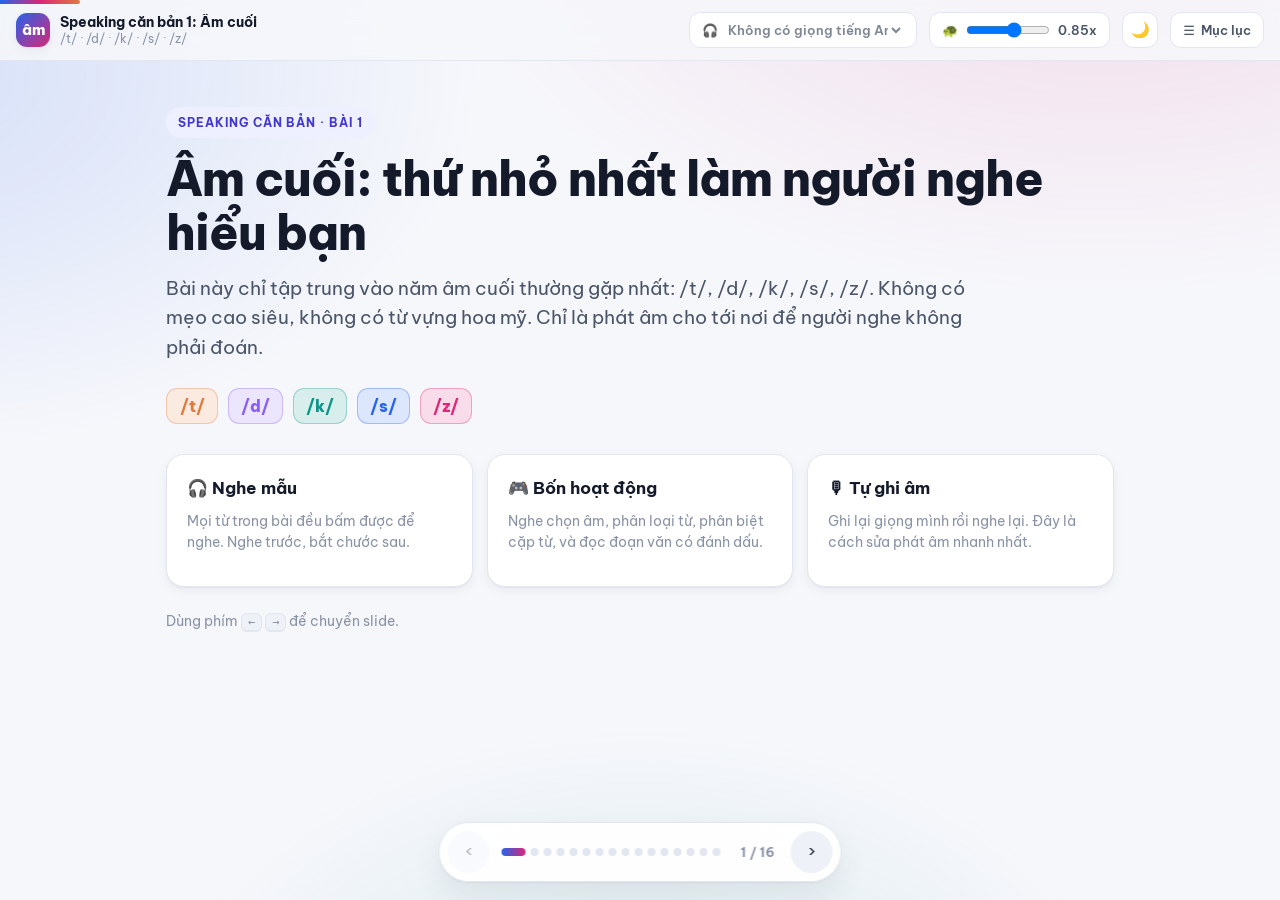
<file: index.html>
<!doctype html>
<html lang="vi">
<head>
<meta charset="utf-8">
<meta name="viewport" content="width=device-width, initial-scale=1, viewport-fit=cover">
<title>Speaking căn bản 1: Âm cuối</title>
<meta name="description" content="Bài giảng tương tác về năm âm cuối /t/, /d/, /k/, /s/, /z/ trong tiếng Anh: nghe mẫu, minigame và luyện đọc có ghi âm.">
<meta name="theme-color" content="#f6f7fb">
<link rel="icon" href="data:image/svg+xml,<svg xmlns='http://www.w3.org/2000/svg' viewBox='0 0 100 100'><text y='.9em' font-size='90'>🗣️</text></svg>">
<link rel="manifest" href="manifest.webmanifest">
<link rel="apple-touch-icon" href="assets/icons/icon-180.png">
<meta name="apple-mobile-web-app-capable" content="yes">
<meta name="apple-mobile-web-app-title" content="Âm cuối">
<link rel="preconnect" href="https://fonts.googleapis.com">
<link rel="preconnect" href="https://fonts.gstatic.com" crossorigin>
<link href="https://fonts.googleapis.com/css2?family=Be+Vietnam+Pro:wght@400;500;600;700;800&display=swap" rel="stylesheet">
<link rel="stylesheet" href="assets/css/style.css">
</head>
<body>

<div class="progress"><div class="progress__bar" id="progressBar"></div></div>

<header class="topbar">
  <div class="brand">
    <div class="brand__mark">âm</div>
    <div class="brand__txt">
      <div class="brand__t">Speaking căn bản 1: Âm cuối</div>
      <div class="brand__s">/t/ · /d/ · /k/ · /s/ · /z/</div>
    </div>
  </div>

  <label class="tool hide-sm" title="Giọng đọc mẫu">
    🎧
    <select id="voiceSel" class="tool" style="border:0;background:none;height:auto;padding:0"></select>
  </label>

  <label class="tool hide-sm" title="Tốc độ đọc">
    🐢
    <input id="rateSel" type="range" min="0.5" max="1.1" step="0.05" value="0.85" style="width:84px">
    <span id="rateVal">0.85x</span>
  </label>

  <button class="tool tool--icon" id="themeBtn" title="Đổi nền sáng tối" type="button">🌙</button>
  <button class="tool" id="menuBtn" type="button">☰ <span class="hide-sm">Mục lục</span></button>
</header>

<div id="ttsWarn" style="display:none;max-width:980px;margin:16px auto 0;padding:12px 16px;border-radius:14px;background:var(--no-soft);color:var(--no);font-weight:600;position:relative;z-index:2">
  Trình duyệt này không hỗ trợ đọc mẫu tự động. Hãy mở bài giảng bằng Chrome, Edge hoặc Safari để nghe được âm thanh.
</div>

<main id="deck" class="deck"></main>

<nav class="navbar">
  <button class="nav-btn" id="prev" type="button" aria-label="Slide trước">‹</button>
  <div class="dots" id="dots"></div>
  <span class="navpos" id="navpos">1 / 16</span>
  <button class="nav-btn" id="next" type="button" aria-label="Slide sau">›</button>
</nav>

<div class="menu" id="menu">
  <div class="menu__panel">
    <div class="menu__h">
      <b>Mục lục bài giảng</b>
      <button class="tool tool--icon" id="menuClose" type="button" aria-label="Đóng">✕</button>
    </div>
    <div id="menuList"></div>
  </div>
</div>

<script src="assets/js/data.js"></script>
<script src="assets/js/speech.js"></script>
<script src="assets/js/ui.js"></script>
<script src="assets/js/games.js"></script>
<script src="assets/js/app.js"></script>
</body>
</html>
</file>
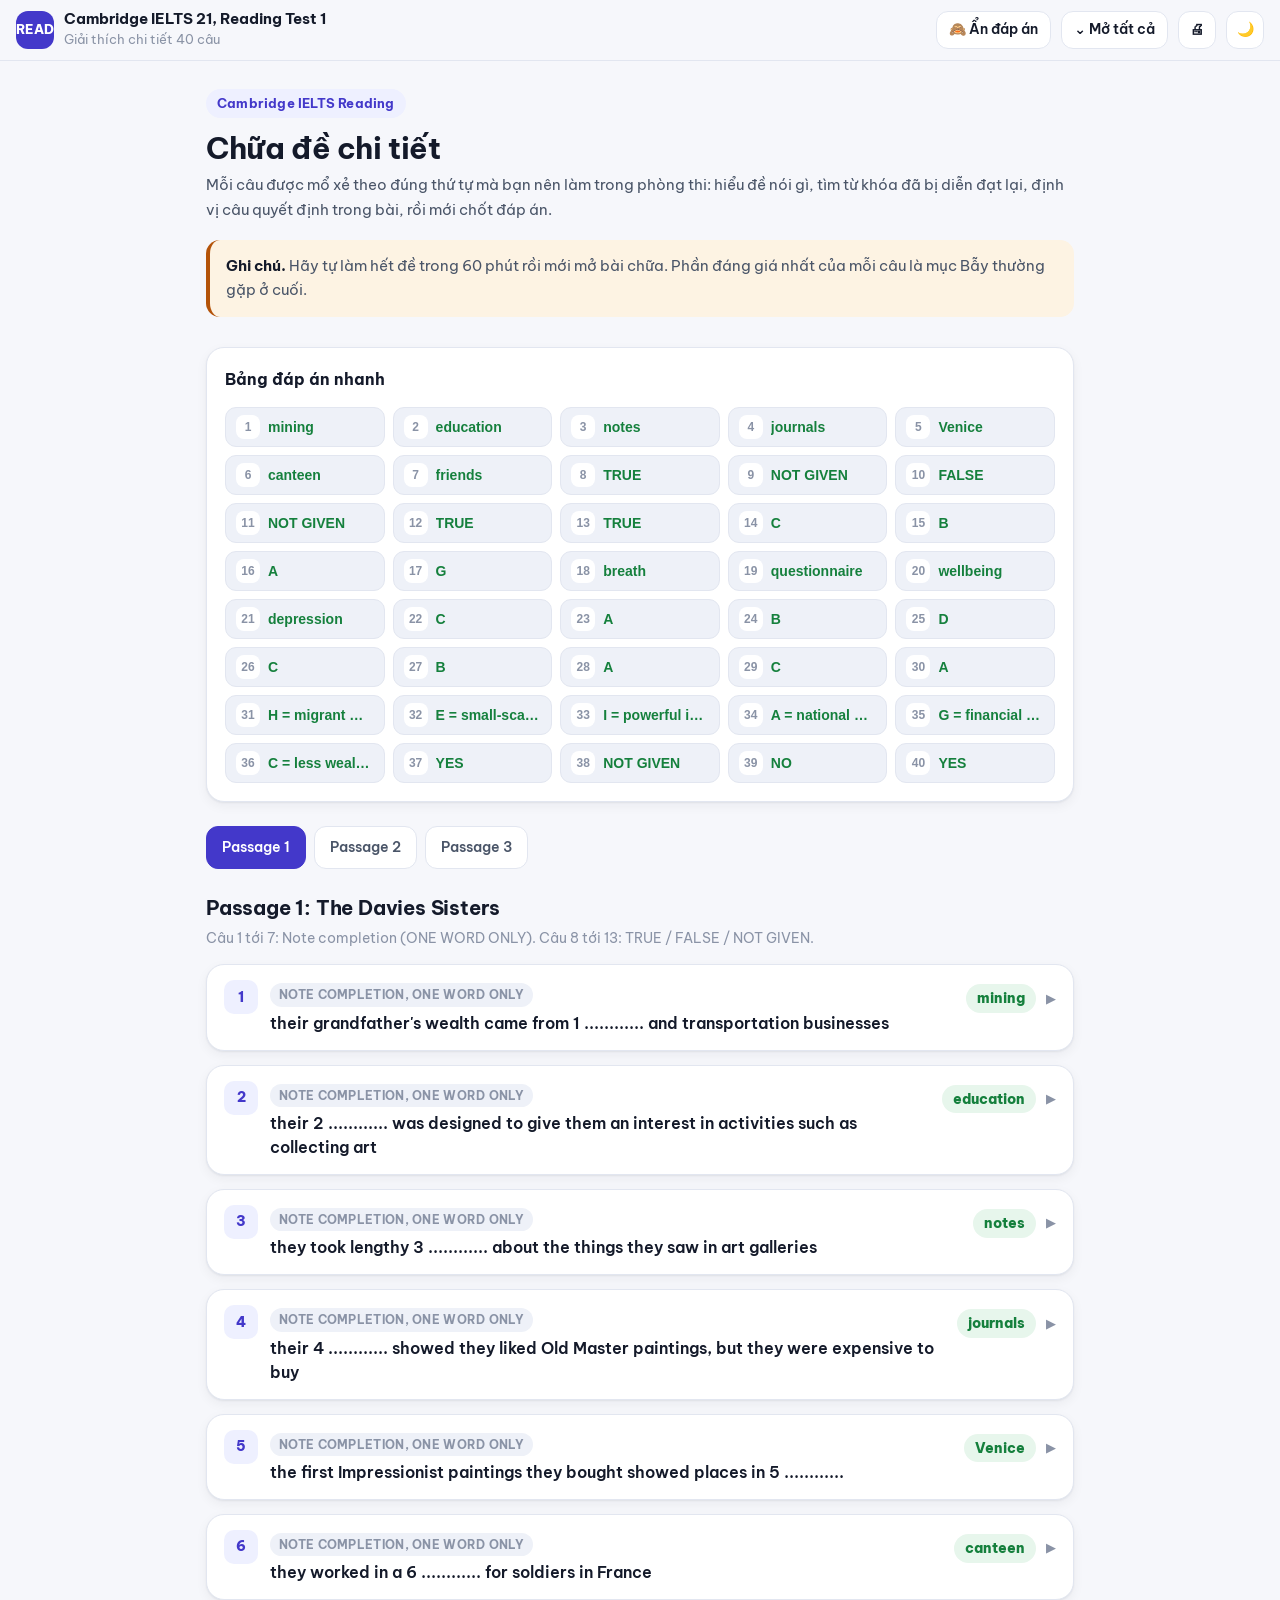
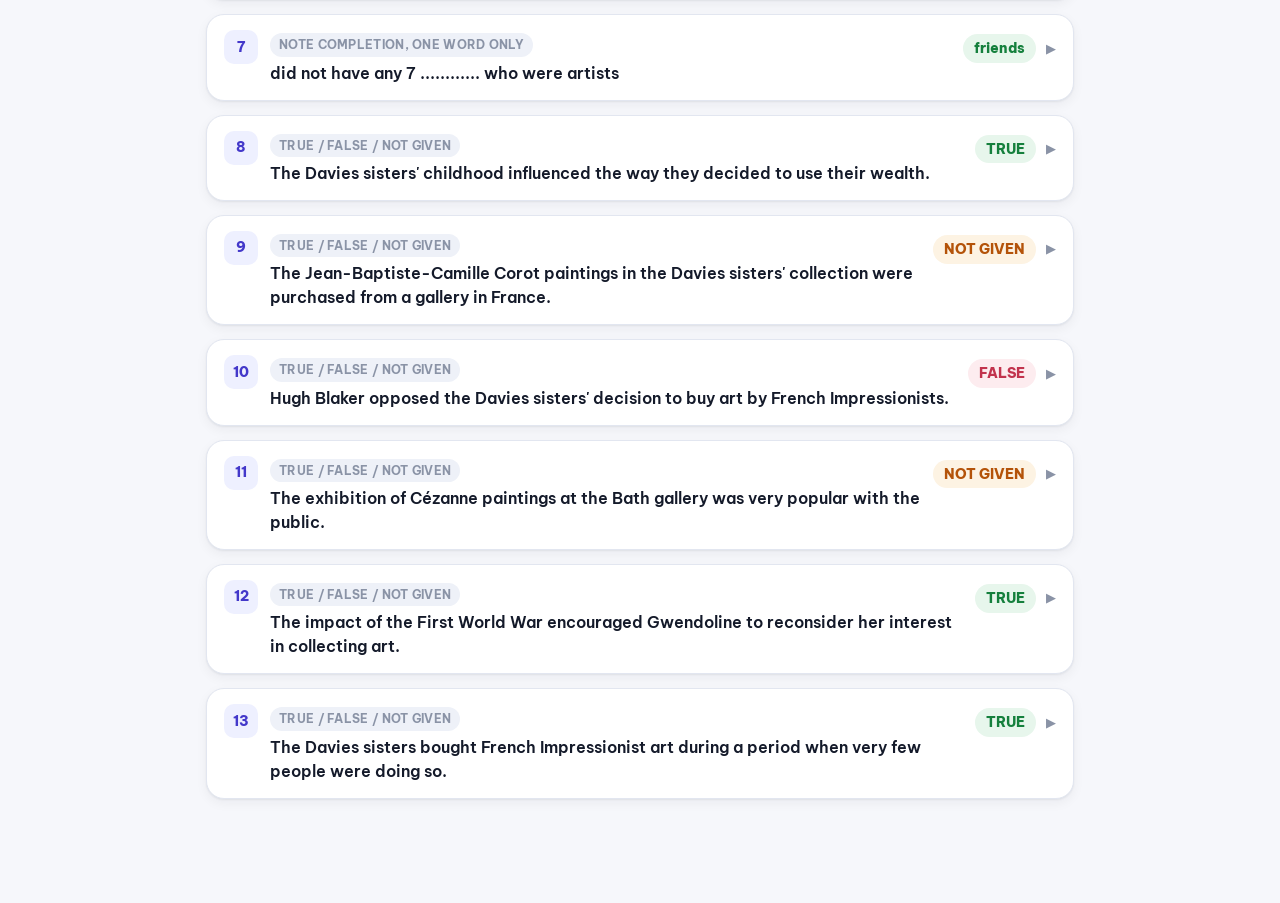
<file: reading/index.html>
<!doctype html>
<html lang="vi">
<head>
<meta charset="utf-8">
<meta name="viewport" content="width=device-width, initial-scale=1, viewport-fit=cover">
<title>Chữa đề Cambridge Reading</title>
<meta name="description" content="Bài chữa chi tiết các đề Cambridge IELTS Reading: hiểu câu hỏi, tìm từ khóa paraphrase, đối chiếu với bài đọc và tránh bẫy.">
<meta name="theme-color" content="#f6f7fb">
<link rel="icon" href="data:image/svg+xml,<svg xmlns='http://www.w3.org/2000/svg' viewBox='0 0 100 100'><text y='.9em' font-size='90'>📖</text></svg>">
<link rel="preconnect" href="https://fonts.googleapis.com">
<link rel="preconnect" href="https://fonts.gstatic.com" crossorigin>
<link href="https://fonts.googleapis.com/css2?family=Be+Vietnam+Pro:wght@400;500;600;700;800&display=swap" rel="stylesheet">
<link rel="stylesheet" href="assets/reading.css">
</head>
<body>

<header class="topbar">
  <div class="brand">
    <div class="brand__mark">READ</div>
    <div class="brand__txt">
      <div class="brand__t" id="deTen">Chữa đề Reading</div>
      <div class="brand__s" id="deNguon"></div>
    </div>
  </div>

  <button class="tool" id="keysBtn" type="button">🙈 Ẩn đáp án</button>
  <button class="tool" id="openBtn" type="button">⌄ Mở tất cả</button>
  <button class="tool tool--icon" id="printBtn" type="button" title="In hoặc lưu PDF">🖨</button>
  <button class="tool tool--icon" id="themeBtn" type="button" title="Đổi nền sáng tối">🌙</button>
</header>

<div class="wrap">

  <section class="hero">
    <span class="hero__kicker">Cambridge IELTS Reading</span>
    <h1>Chữa đề chi tiết</h1>
    <p>Mỗi câu được mổ xẻ theo đúng thứ tự mà bạn nên làm trong phòng thi: hiểu đề nói gì, tìm từ khóa đã bị diễn đạt lại, định vị câu quyết định trong bài, rồi mới chốt đáp án.</p>
    <div class="notice" id="note"></div>
  </section>

  <section class="card">
    <h2 class="card__h">Bảng đáp án nhanh</h2>
    <div class="keygrid" id="keyGrid"></div>
  </section>

  <nav class="tabs" id="tabs"></nav>

  <main id="deck"></main>

</div>

<script src="data/cam21-test1.js"></script>
<script src="assets/reading.js"></script>
</body>
</html>
</file>
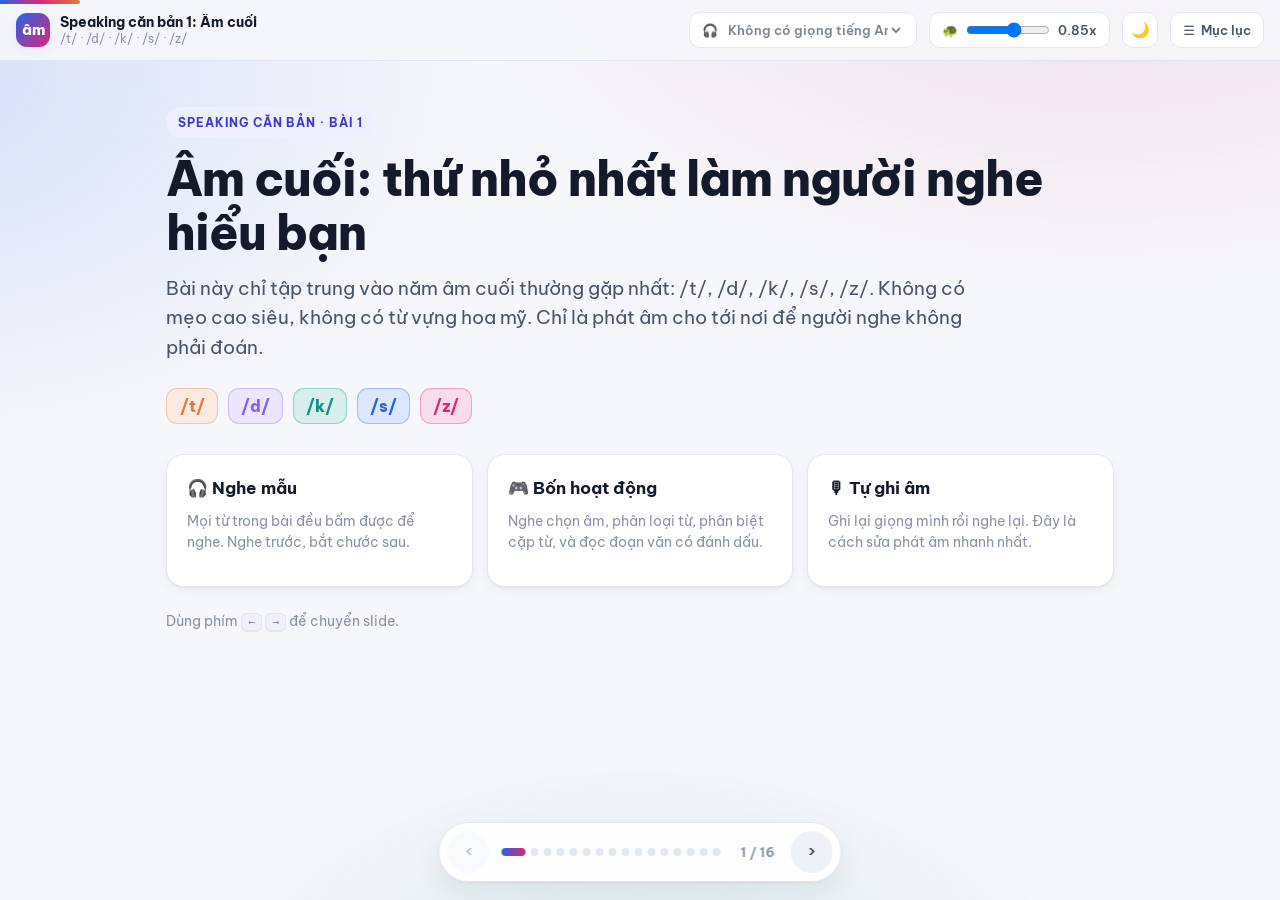
<file: bai-giang-am-cuoi.html>
<!doctype html>
<html lang="vi">
<head>
<!-- Speaking can ban 1: Am cuoi. Ban offline mot file, tao bang build-single.js. -->
<meta charset="utf-8">
<meta name="viewport" content="width=device-width, initial-scale=1, viewport-fit=cover">
<title>Speaking căn bản 1: Âm cuối</title>
<meta name="description" content="Bài giảng tương tác về năm âm cuối /t/, /d/, /k/, /s/, /z/ trong tiếng Anh: nghe mẫu, minigame và luyện đọc có ghi âm.">
<meta name="theme-color" content="#f6f7fb">
<link rel="icon" href="data:image/svg+xml,<svg xmlns='http://www.w3.org/2000/svg' viewBox='0 0 100 100'><text y='.9em' font-size='90'>🗣️</text></svg>">
<meta name="apple-mobile-web-app-capable" content="yes">
<meta name="apple-mobile-web-app-title" content="Âm cuối">
<link rel="preconnect" href="https://fonts.googleapis.com">
<link rel="preconnect" href="https://fonts.gstatic.com" crossorigin>
<link href="https://fonts.googleapis.com/css2?family=Be+Vietnam+Pro:wght@400;500;600;700;800&display=swap" rel="stylesheet">
<style>
/* ===========================================================
   Speaking can ban 1: Am cuoi
   =========================================================== */

:root {
  --bg: #f6f7fb;
  --bg-2: #ffffff;
  --bg-soft: #eef1f8;
  --ink: #141a2a;
  --ink-2: #4a5568;
  --ink-3: #8a93a6;
  --line: #e2e6f0;
  --brand: #4338ca;
  --brand-soft: #eef0ff;
  --ok: #15803d;
  --ok-soft: #e7f6ec;
  --no: #c2334d;
  --no-soft: #fdecef;
  --shadow: 0 1px 2px rgba(20, 26, 42, .05), 0 12px 30px rgba(20, 26, 42, .07);
  --shadow-sm: 0 1px 2px rgba(20, 26, 42, .06), 0 4px 12px rgba(20, 26, 42, .05);
  --r: 18px;
  --t: 140ms;
  --btn-ink: #ffffff;
  --c-t: #e07a3f;
  --c-d: #8b5cf6;
  --c-k: #0d9488;
  --c-s: #2563eb;
  --c-z: #db2777;
}

@media (prefers-color-scheme: dark) {
  :root:not([data-theme="light"]) {
    --bg: #0d1017;
    --bg-2: #161a24;
    --bg-soft: #1d2230;
    --ink: #eef1f8;
    --ink-2: #b3bbcc;
    --ink-3: #7d869b;
    --line: #272d3c;
    --brand: #a5b4fc;
    --brand-soft: #1f2436;
    --ok: #6ee7a8;
    --ok-soft: #122a1e;
    --no: #fca5b5;
    --no-soft: #2d1620;
    --shadow: 0 1px 2px rgba(0, 0, 0, .4), 0 14px 34px rgba(0, 0, 0, .45);
    --shadow-sm: 0 1px 2px rgba(0, 0, 0, .35), 0 4px 14px rgba(0, 0, 0, .3);
    --btn-ink: #10131c;
    --c-t: #f0975f;
    --c-d: #a78bfa;
    --c-k: #2dd4bf;
    --c-s: #60a5fa;
    --c-z: #f472b6;
  }
}

:root[data-theme="dark"] {
  --bg: #0d1017;
  --bg-2: #161a24;
  --bg-soft: #1d2230;
  --ink: #eef1f8;
  --ink-2: #b3bbcc;
  --ink-3: #7d869b;
  --line: #272d3c;
  --brand: #a5b4fc;
  --brand-soft: #1f2436;
  --ok: #6ee7a8;
  --ok-soft: #122a1e;
  --no: #fca5b5;
  --no-soft: #2d1620;
  --shadow: 0 1px 2px rgba(0, 0, 0, .4), 0 14px 34px rgba(0, 0, 0, .45);
  --shadow-sm: 0 1px 2px rgba(0, 0, 0, .35), 0 4px 14px rgba(0, 0, 0, .3);
  --btn-ink: #10131c;
  --c-t: #f0975f;
  --c-d: #a78bfa;
  --c-k: #2dd4bf;
  --c-s: #60a5fa;
  --c-z: #f472b6;
}

* { box-sizing: border-box; }

html, body { height: 100%; }

body {
  margin: 0;
  background: var(--bg);
  color: var(--ink);
  font-family: 'Be Vietnam Pro', ui-sans-serif, system-ui, -apple-system, 'Segoe UI', Roboto, sans-serif;
  font-size: 16px;
  line-height: 1.6;
  -webkit-font-smoothing: antialiased;
  overflow-x: hidden;
}

body::before {
  content: '';
  position: fixed;
  inset: 0;
  pointer-events: none;
  z-index: 0;
  background:
    radial-gradient(60rem 36rem at 86% -12%, color-mix(in srgb, var(--c-z) 14%, transparent), transparent 70%),
    radial-gradient(52rem 34rem at -8% 8%, color-mix(in srgb, var(--c-s) 16%, transparent), transparent 70%),
    radial-gradient(44rem 30rem at 50% 118%, color-mix(in srgb, var(--c-k) 13%, transparent), transparent 70%);
}

button, input, select { font: inherit; color: inherit; }
button { cursor: pointer; }

/* ---------- Thanh tien do ---------- */
.progress {
  position: fixed; top: 0; left: 0; right: 0; height: 4px;
  background: transparent; z-index: 60;
}
.progress__bar {
  height: 100%; width: 0;
  background: linear-gradient(90deg, var(--c-s), var(--c-z), var(--c-t));
  border-radius: 0 4px 4px 0;
  transition: width 420ms cubic-bezier(.22, 1, .36, 1);
}

/* ---------- Topbar ---------- */
.topbar {
  position: sticky; top: 0; z-index: 50;
  display: flex; align-items: center; gap: 12px;
  padding: 12px 16px;
  background: color-mix(in srgb, var(--bg) 86%, transparent);
  backdrop-filter: blur(14px);
  border-bottom: 1px solid var(--line);
}
.brand { display: flex; align-items: center; gap: 10px; margin-right: auto; min-width: 0; }
.brand__mark {
  width: 34px; height: 34px; flex: none; border-radius: 11px;
  display: grid; place-items: center; font-weight: 800; font-size: 15px; color: #fff;
  background: linear-gradient(135deg, var(--c-s), var(--c-z));
  box-shadow: var(--shadow-sm);
}
.brand__txt { min-width: 0; }
.brand__t { font-weight: 700; font-size: 14px; line-height: 1.25; white-space: nowrap; overflow: hidden; text-overflow: ellipsis; }
.brand__s { font-size: 11.5px; color: var(--ink-3); line-height: 1.25; }

.tool {
  display: inline-flex; align-items: center; gap: 6px;
  height: 36px; padding: 0 12px;
  border: 1px solid var(--line); border-radius: 11px;
  background: var(--bg-2); color: var(--ink-2);
  font-size: 13px; font-weight: 600;
  transition: transform var(--t), border-color var(--t), color var(--t);
}
.tool:hover { transform: translateY(-1px); border-color: color-mix(in srgb, var(--brand) 45%, var(--line)); color: var(--ink); }
.tool--icon { padding: 0; width: 36px; justify-content: center; font-size: 15px; }
select.tool { max-width: 180px; }

@media (max-width: 760px) {
  .hide-sm { display: none !important; }
  .brand__s { display: none; }
}

/* ---------- Deck ---------- */
.deck {
  position: relative; z-index: 1;
  max-width: 980px;
  margin: 0 auto;
  padding: 28px 16px 120px;
}
.slide { display: none; }
.slide.is-active { display: block; animation: slideIn 420ms cubic-bezier(.22, 1, .36, 1) both; }
@keyframes slideIn {
  from { opacity: 0; transform: translateY(18px) scale(.995); }
  to { opacity: 1; transform: none; }
}

.eyebrow {
  display: inline-flex; align-items: center; gap: 8px;
  font-size: 12px; font-weight: 700; letter-spacing: .08em; text-transform: uppercase;
  color: var(--brand);
  background: var(--brand-soft);
  padding: 6px 12px; border-radius: 999px; margin-bottom: 14px;
}
h1 { font-size: clamp(30px, 6vw, 48px); line-height: 1.12; margin: 0 0 14px; letter-spacing: -.02em; font-weight: 800; }
h2 { font-size: clamp(23px, 4.2vw, 33px); line-height: 1.2; margin: 0 0 10px; letter-spacing: -.015em; font-weight: 800; }
h3 { font-size: 17px; margin: 0 0 8px; font-weight: 700; }
.lead { font-size: clamp(16px, 2.2vw, 18.5px); color: var(--ink-2); margin: 0 0 22px; max-width: 62ch; }
p { margin: 0 0 12px; }

.card {
  background: var(--bg-2);
  border: 1px solid var(--line);
  border-radius: var(--r);
  padding: 20px;
  box-shadow: var(--shadow-sm);
}
.grid { display: grid; gap: 14px; }
.grid--2 { grid-template-columns: repeat(2, 1fr); }
.grid--3 { grid-template-columns: repeat(3, 1fr); }
@media (max-width: 760px) { .grid--2, .grid--3 { grid-template-columns: 1fr; } }

.reveal { opacity: 0; transform: translateY(14px); animation: rise 520ms cubic-bezier(.22, 1, .36, 1) forwards; }
@keyframes rise { to { opacity: 1; transform: none; } }

/* ---------- Nut ---------- */
.btn {
  display: inline-flex; align-items: center; justify-content: center; gap: 8px;
  padding: 11px 18px; border-radius: 13px; border: 1px solid transparent;
  font-weight: 700; font-size: 14.5px;
  background: var(--brand); color: var(--btn-ink);
  text-decoration: none;
  box-shadow: var(--shadow-sm);
  transition: transform var(--t), filter var(--t), background var(--t);
}
.btn:hover { transform: translateY(-2px); filter: brightness(1.05); }
.btn:active { transform: translateY(0) scale(.98); }
.btn--ghost { background: var(--bg-2); color: var(--ink); border-color: var(--line); box-shadow: none; }
.btn--ghost:hover { border-color: color-mix(in srgb, var(--brand) 50%, var(--line)); }
.btn--rec { background: var(--no); color: var(--btn-ink); }
.btn[disabled] { opacity: .45; pointer-events: none; }

/* ---------- The am ---------- */
.sound-chip {
  display: inline-flex; align-items: center; justify-content: center;
  min-width: 52px; height: 36px; padding: 0 12px;
  border-radius: 11px; font-weight: 800; font-size: 16px;
  background: color-mix(in srgb, var(--c) 16%, var(--bg-2));
  color: var(--c);
  border: 1px solid color-mix(in srgb, var(--c) 32%, transparent);
}

.soundcard {
  position: relative; overflow: hidden;
  background: var(--bg-2); border: 1px solid var(--line);
  border-radius: var(--r); padding: 18px; text-align: left;
  box-shadow: var(--shadow-sm);
  transition: transform 220ms cubic-bezier(.22, 1, .36, 1), box-shadow 220ms, border-color 220ms;
  width: 100%;
}
.soundcard::after {
  content: ''; position: absolute; inset: 0 auto 0 0; width: 4px; background: var(--c);
  transform: scaleY(.25); transform-origin: center; transition: transform 240ms;
}
.soundcard:hover { transform: translateY(-4px); box-shadow: var(--shadow); border-color: color-mix(in srgb, var(--c) 40%, var(--line)); }
.soundcard:hover::after { transform: scaleY(1); }
.soundcard__ipa { font-size: 30px; font-weight: 800; color: var(--c); line-height: 1; }
.soundcard__kind { font-size: 12.5px; color: var(--ink-3); font-weight: 600; margin-top: 4px; }
.soundcard__ex { font-size: 13.5px; color: var(--ink-2); margin-top: 10px; }

/* ---------- Tu co the bam nghe ---------- */
.wordbtn {
  display: inline-flex; align-items: baseline; gap: 8px;
  padding: 10px 14px; border-radius: 12px;
  background: var(--bg-soft); border: 1px solid var(--line);
  font-weight: 600; font-size: 15.5px;
  transition: transform var(--t), background var(--t), border-color var(--t);
}
.wordbtn:hover { transform: translateY(-2px); border-color: color-mix(in srgb, var(--c, var(--brand)) 45%, var(--line)); }
.wordbtn.is-playing { background: color-mix(in srgb, var(--c, var(--brand)) 18%, var(--bg-2)); animation: pulse 700ms ease; }
@keyframes pulse { 0% { transform: scale(1); } 40% { transform: scale(1.06); } 100% { transform: scale(1); } }
.wordbtn .tail { color: var(--c, var(--brand)); border-bottom: 3px solid var(--c, var(--brand)); border-radius: 2px; }
.wordbtn .vi { font-size: 12.5px; color: var(--ink-3); font-weight: 500; }
.wordrow { display: flex; flex-wrap: wrap; gap: 10px; }

/* ---------- Bang quy tac ---------- */
.rule { display: grid; grid-template-columns: 92px 1fr; gap: 16px; align-items: start; padding: 16px 0; border-top: 1px solid var(--line); }
.rule:first-child { border-top: 0; }
.rule__out { font-size: 24px; font-weight: 800; color: var(--c); }
.rule__when { font-size: 14px; color: var(--ink-2); margin-bottom: 10px; }

/* ---------- Minigame ---------- */
.gamebar { display: flex; flex-wrap: wrap; align-items: center; gap: 10px; margin-bottom: 16px; }
.stat {
  display: inline-flex; align-items: center; gap: 7px;
  padding: 7px 13px; border-radius: 999px;
  background: var(--bg-soft); border: 1px solid var(--line);
  font-size: 13px; font-weight: 700; color: var(--ink-2);
}
.stat b { color: var(--ink); font-size: 14px; }
.stat.is-hot { background: color-mix(in srgb, var(--c-t) 16%, var(--bg-2)); border-color: color-mix(in srgb, var(--c-t) 40%, transparent); color: var(--c-t); animation: pop 320ms; }
@keyframes pop { 0% { transform: scale(1); } 45% { transform: scale(1.12); } 100% { transform: scale(1); } }

.choices { display: flex; flex-wrap: wrap; gap: 12px; }
.choice {
  flex: 1 1 110px; min-width: 100px;
  padding: 18px 12px; border-radius: 15px;
  border: 2px solid var(--line); background: var(--bg-2);
  font-size: 24px; font-weight: 800; color: var(--c, var(--ink));
  transition: transform 160ms cubic-bezier(.22, 1, .36, 1), border-color 160ms, background 160ms;
}
.choice:hover { transform: translateY(-3px); border-color: color-mix(in srgb, var(--c, var(--brand)) 55%, var(--line)); }
.choice small { display: block; font-size: 11.5px; font-weight: 600; color: var(--ink-3); margin-top: 4px; }
.choice.is-right { border-color: var(--ok); background: var(--ok-soft); animation: pop 340ms; }
.choice.is-wrong { border-color: var(--no); background: var(--no-soft); animation: shake 380ms; }
@keyframes shake {
  0%, 100% { transform: translateX(0); }
  20% { transform: translateX(-7px); } 40% { transform: translateX(6px); }
  60% { transform: translateX(-4px); } 80% { transform: translateX(3px); }
}

.feedback { min-height: 58px; margin-top: 16px; font-weight: 600; }
.feedback__in { padding: 13px 16px; border-radius: 13px; animation: rise 300ms cubic-bezier(.22,1,.36,1) both; }
.feedback__in.ok { background: var(--ok-soft); color: var(--ok); }
.feedback__in.no { background: var(--no-soft); color: var(--no); }

.speaker-wrap { display: grid; place-items: center; padding: 22px 0 10px; }
.speaker {
  width: 118px; height: 118px; border-radius: 50%;
  display: grid; place-items: center; font-size: 42px;
  background: linear-gradient(135deg, var(--c-s), var(--c-z));
  color: #fff; border: 0;
  box-shadow: 0 10px 30px color-mix(in srgb, var(--c-s) 35%, transparent);
  transition: transform 180ms;
}
.speaker:hover { transform: scale(1.05); }
.speaker.is-playing { animation: ripple 1.1s ease-out infinite; }
@keyframes ripple {
  0% { box-shadow: 0 0 0 0 color-mix(in srgb, var(--c-s) 42%, transparent); }
  100% { box-shadow: 0 0 0 28px transparent; }
}

/* ---------- Keo tha ---------- */
.chiprow { display: flex; flex-wrap: wrap; gap: 10px; min-height: 56px; padding: 12px; border-radius: 14px; background: var(--bg-soft); border: 1px dashed var(--line); }
.chip {
  padding: 10px 15px; border-radius: 11px;
  background: var(--bg-2); border: 1px solid var(--line);
  font-weight: 700; font-size: 15px; cursor: grab;
  box-shadow: var(--shadow-sm);
  transition: transform 160ms, border-color 160ms, opacity 160ms;
}
.chip:hover { transform: translateY(-2px); }
.chip.is-picked { border-color: var(--brand); background: var(--brand-soft); transform: translateY(-3px) scale(1.04); }
.chip.is-dragging { opacity: .4; }
.chip.is-right { border-color: var(--ok); background: var(--ok-soft); color: var(--ok); cursor: default; }
.chip.is-wrong { animation: shake 380ms; border-color: var(--no); }

.bins { display: grid; grid-template-columns: repeat(5, 1fr); gap: 10px; margin-top: 16px; }
@media (max-width: 760px) { .bins { grid-template-columns: repeat(2, 1fr); } }
.bin {
  border: 2px dashed color-mix(in srgb, var(--c) 40%, var(--line));
  border-radius: 15px; padding: 12px; min-height: 130px;
  background: color-mix(in srgb, var(--c) 7%, var(--bg-2));
  transition: transform 160ms, background 160ms, border-color 160ms;
}
.bin.is-over { transform: scale(1.03); border-color: var(--c); background: color-mix(in srgb, var(--c) 16%, var(--bg-2)); }
.bin__h { font-weight: 800; color: var(--c); font-size: 19px; text-align: center; margin-bottom: 8px; }
.bin__list { display: flex; flex-direction: column; gap: 7px; }
.bin__list .chip { font-size: 13.5px; padding: 7px 10px; text-align: center; }

/* ---------- Doan van ---------- */
.passage { font-size: clamp(18px, 2.6vw, 23px); line-height: 2.1; letter-spacing: .005em; }
.pw { display: inline-block; padding: 1px 2px; border-radius: 6px; transition: background 160ms, transform 160ms; }
.pw.is-on { background: color-mix(in srgb, var(--brand) 20%, transparent); transform: translateY(-2px); }
.pw .tail { color: var(--c); font-weight: 700; border-bottom: 3px solid var(--c); border-radius: 2px; }
.psent { display: flex; gap: 10px; align-items: flex-start; padding: 7px 0; }
.psent__play {
  flex: none; margin-top: 7px;
  width: 30px; height: 30px; border-radius: 50%;
  border: 1px solid var(--line); background: var(--bg-soft); color: var(--ink-2);
  display: grid; place-items: center; font-size: 12px;
  transition: transform var(--t), background var(--t), color var(--t);
}
.psent__play:hover { transform: scale(1.1); background: var(--brand-soft); color: var(--brand); }
.psent__play.is-on { background: var(--brand); color: var(--btn-ink); border-color: transparent; }
.pw .pt { color: var(--ink-3); }
.legend { display: flex; flex-wrap: wrap; gap: 8px; margin-bottom: 16px; }
.legend__i { display: inline-flex; align-items: center; gap: 6px; font-size: 13px; font-weight: 700; color: var(--c); }
.legend__i i { width: 11px; height: 11px; border-radius: 3px; background: var(--c); display: inline-block; }

.audio-slot { margin-top: 14px; }
.audio-slot audio { width: 100%; }

/* ---------- Checklist ---------- */
.check { display: flex; gap: 12px; align-items: flex-start; padding: 13px 0; border-top: 1px solid var(--line); }
.check:first-child { border-top: 0; }
.check__n { flex: none; width: 27px; height: 27px; border-radius: 9px; background: var(--brand-soft); color: var(--brand); display: grid; place-items: center; font-weight: 800; font-size: 13px; }

/* ---------- Navbar duoi ---------- */
.navbar {
  position: fixed; left: 50%; bottom: 18px; transform: translateX(-50%);
  z-index: 55; display: flex; align-items: center; gap: 8px;
  padding: 8px; border-radius: 999px;
  background: color-mix(in srgb, var(--bg-2) 92%, transparent);
  backdrop-filter: blur(14px);
  border: 1px solid var(--line);
  box-shadow: var(--shadow);
  max-width: calc(100vw - 24px);
}
.nav-btn {
  width: 42px; height: 42px; border-radius: 50%;
  border: 0; background: var(--bg-soft); color: var(--ink);
  display: grid; place-items: center; font-size: 17px;
  transition: transform var(--t), background var(--t);
}
.nav-btn:hover { transform: scale(1.08); background: var(--brand-soft); color: var(--brand); }
.nav-btn[disabled] { opacity: .35; pointer-events: none; }
.dots { display: flex; gap: 5px; padding: 0 4px; overflow: hidden; }
.dot { width: 8px; height: 8px; border-radius: 50%; border: 0; background: var(--line); transition: all 220ms; padding: 0; }
.dot:hover { transform: scale(1.4); }
.dot.is-on { width: 24px; border-radius: 999px; background: linear-gradient(90deg, var(--c-s), var(--c-z)); }
@media (max-width: 560px) { .dots { display: none; } }
.navpos { font-size: 13px; font-weight: 700; color: var(--ink-3); padding: 0 8px; white-space: nowrap; }

/* ---------- Muc luc ---------- */
.menu {
  position: fixed; inset: 0; z-index: 70;
  background: color-mix(in srgb, var(--ink) 40%, transparent);
  backdrop-filter: blur(6px);
  display: none; padding: 24px 16px; overflow: auto;
}
.menu.is-open { display: block; animation: rise 220ms ease both; }
.menu__panel { max-width: 640px; margin: 40px auto; background: var(--bg-2); border-radius: 22px; border: 1px solid var(--line); box-shadow: var(--shadow); overflow: hidden; }
.menu__h { padding: 18px 22px; border-bottom: 1px solid var(--line); display: flex; align-items: center; justify-content: space-between; }
.menu__item { display: flex; gap: 13px; align-items: center; width: 100%; text-align: left; padding: 13px 22px; background: none; border: 0; border-top: 1px solid var(--line); transition: background var(--t); }
.menu__item:hover { background: var(--bg-soft); }
.menu__item.is-on { background: var(--brand-soft); }
.menu__n { flex: none; width: 27px; height: 27px; border-radius: 9px; background: var(--bg-soft); display: grid; place-items: center; font-size: 12.5px; font-weight: 800; color: var(--ink-3); }
.menu__item.is-on .menu__n { background: var(--brand); color: var(--bg-2); }

/* ---------- Phao hoa khi tra loi dung ---------- */
.spark { position: fixed; width: 9px; height: 9px; border-radius: 50%; pointer-events: none; z-index: 80; }

.muted { color: var(--ink-3); font-size: 13.5px; }
.kbd { font-family: ui-monospace, SFMono-Regular, Menlo, monospace; font-size: 12px; background: var(--bg-soft); border: 1px solid var(--line); border-bottom-width: 2px; border-radius: 6px; padding: 1px 6px; }

@media (prefers-reduced-motion: reduce) {
  *, *::before, *::after { animation-duration: .01ms !important; transition-duration: .01ms !important; }
}

</style>
</head>
<body>

<div class="progress"><div class="progress__bar" id="progressBar"></div></div>

<header class="topbar">
  <div class="brand">
    <div class="brand__mark">âm</div>
    <div class="brand__txt">
      <div class="brand__t">Speaking căn bản 1: Âm cuối</div>
      <div class="brand__s">/t/ · /d/ · /k/ · /s/ · /z/</div>
    </div>
  </div>

  <label class="tool hide-sm" title="Giọng đọc mẫu">
    🎧
    <select id="voiceSel" class="tool" style="border:0;background:none;height:auto;padding:0"></select>
  </label>

  <label class="tool hide-sm" title="Tốc độ đọc">
    🐢
    <input id="rateSel" type="range" min="0.5" max="1.1" step="0.05" value="0.85" style="width:84px">
    <span id="rateVal">0.85x</span>
  </label>

  <button class="tool tool--icon" id="themeBtn" title="Đổi nền sáng tối" type="button">🌙</button>
  <button class="tool" id="menuBtn" type="button">☰ <span class="hide-sm">Mục lục</span></button>
</header>

<div id="ttsWarn" style="display:none;max-width:980px;margin:16px auto 0;padding:12px 16px;border-radius:14px;background:var(--no-soft);color:var(--no);font-weight:600;position:relative;z-index:2">
  Trình duyệt này không hỗ trợ đọc mẫu tự động. Hãy mở bài giảng bằng Chrome, Edge hoặc Safari để nghe được âm thanh.
</div>

<main id="deck" class="deck"></main>

<nav class="navbar">
  <button class="nav-btn" id="prev" type="button" aria-label="Slide trước">‹</button>
  <div class="dots" id="dots"></div>
  <span class="navpos" id="navpos">1 / 16</span>
  <button class="nav-btn" id="next" type="button" aria-label="Slide sau">›</button>
</nav>

<div class="menu" id="menu">
  <div class="menu__panel">
    <div class="menu__h">
      <b>Mục lục bài giảng</b>
      <button class="tool tool--icon" id="menuClose" type="button" aria-label="Đóng">✕</button>
    </div>
    <div id="menuList"></div>
  </div>
</div>

<script>
/* ===========================================================
   Speaking can ban 1: Am cuoi
   Du lieu bai giang: am, tu vung, quy tac, minigame, doan van
   =========================================================== */

const SOUND_ORDER = ['t', 'd', 'k', 's', 'z'];

const SOUNDS = {
  t: {
    key: 't',
    ipa: '/t/',
    label: 'âm /t/',
    kind: 'Âm bật, vô thanh',
    color: '#e07a3f',
    how: 'Đầu lưỡi chạm vào lợi trên, chặn hơi lại rồi bật nhẹ ra. Dây thanh không rung.',
    feel: 'Đặt tay lên cổ họng: khi bật /t/ bạn không thấy rung.',
    mistake: 'Người Việt thường nuốt luôn /t/ cuối, "night" thành "nai". Chỉ cần chạm lưỡi là đủ, không cần bật mạnh.',
    spelling: ['-t', '-te', '-ed (sau âm vô thanh)'],
    words: [
      { w: 'late', vi: 'muộn' },
      { w: 'night', vi: 'đêm' },
      { w: 'start', vi: 'bắt đầu' },
      { w: 'want', vi: 'muốn' },
      { w: 'eat', vi: 'ăn' },
      { w: 'worked', vi: 'đã làm việc' }
    ]
  },
  d: {
    key: 'd',
    ipa: '/d/',
    label: 'âm /d/',
    kind: 'Âm bật, hữu thanh',
    color: '#8b5cf6',
    how: 'Vị trí lưỡi giống hệt /t/, nhưng dây thanh rung và hơi nhẹ hơn.',
    feel: 'Đặt tay lên cổ họng: khi phát /d/ bạn thấy rung rõ.',
    mistake: 'Đọc /d/ thành /t/ làm "bad" nghe thành "bat". Khác biệt nằm ở độ rung, không phải độ mạnh.',
    spelling: ['-d', '-de', '-ed (sau âm hữu thanh)'],
    words: [
      { w: 'red', vi: 'màu đỏ' },
      { w: 'need', vi: 'cần' },
      { w: 'word', vi: 'từ' },
      { w: 'road', vi: 'con đường' },
      { w: 'side', vi: 'phía, bên' },
      { w: 'played', vi: 'đã chơi' }
    ]
  },
  k: {
    key: 'k',
    ipa: '/k/',
    label: 'âm /k/',
    kind: 'Âm bật, vô thanh',
    color: '#0d9488',
    how: 'Phần sau của lưỡi nâng lên chạm ngạc mềm, chặn hơi rồi nhả ra.',
    feel: 'Giống âm "c" trong tiếng Việt nhưng có bật hơi ra ngoài.',
    mistake: 'Nuốt /k/ cuối làm "work" thành "wơ", người nghe mất luôn danh từ.',
    spelling: ['-k', '-ck', '-ke', '-c'],
    words: [
      { w: 'book', vi: 'quyển sách' },
      { w: 'work', vi: 'làm việc' },
      { w: 'make', vi: 'làm, tạo ra' },
      { w: 'think', vi: 'nghĩ' },
      { w: 'black', vi: 'màu đen' },
      { w: 'week', vi: 'tuần' }
    ]
  },
  s: {
    key: 's',
    ipa: '/s/',
    label: 'âm /s/',
    kind: 'Âm xát, vô thanh',
    color: '#2563eb',
    how: 'Lưỡi gần lợi trên, hơi đi qua khe hẹp tạo tiếng rít kéo dài. Không rung.',
    feel: 'Âm này kéo dài được: ssssss. Thử kéo 2 giây xem.',
    mistake: 'Bỏ /s/ cuối làm mất số nhiều và mất chia động từ ngôi thứ ba.',
    spelling: ['-s (sau âm vô thanh)', '-ce', '-ss', '-x (/ks/)'],
    words: [
      { w: 'books', vi: 'những quyển sách' },
      { w: 'nice', vi: 'tốt, dễ chịu' },
      { w: 'class', vi: 'lớp học' },
      { w: 'works', vi: '(anh ấy) làm việc' },
      { w: 'price', vi: 'giá cả' },
      { w: 'students', vi: 'các sinh viên' }
    ]
  },
  z: {
    key: 'z',
    ipa: '/z/',
    label: 'âm /z/',
    kind: 'Âm xát, hữu thanh',
    color: '#db2777',
    how: 'Miệng giống /s/, nhưng dây thanh rung, nghe như tiếng ong bay.',
    feel: 'Kéo dài zzzzz và sờ cổ họng: rung liên tục.',
    mistake: 'Đọc mọi chữ "s" cuối thành /s/. Thực tế phần lớn danh từ số nhiều kết thúc bằng /z/.',
    spelling: ['-s (sau âm hữu thanh)', '-es', '-z', '-se'],
    words: [
      { w: 'jobs', vi: 'những công việc' },
      { w: 'friends', vi: 'những người bạn' },
      { w: 'please', vi: 'làm ơn' },
      { w: 'days', vi: 'những ngày' },
      { w: 'is', vi: 'thì, là' },
      { w: 'because', vi: 'bởi vì' }
    ]
  }
};

/* Kho tu cho minigame nghe va chon am cuoi */
const GAME_WORDS = [
  { w: 'light', s: 't' }, { w: 'boat', s: 't' }, { w: 'short', s: 't' },
  { w: 'asked', s: 't' }, { w: 'helped', s: 't' }, { w: 'right', s: 't' },
  { w: 'food', s: 'd' }, { w: 'head', s: 'd' }, { w: 'mind', s: 'd' },
  { w: 'hard', s: 'd' }, { w: 'learned', s: 'd' }, { w: 'wide', s: 'd' },
  { w: 'like', s: 'k' }, { w: 'walk', s: 'k' }, { w: 'take', s: 'k' },
  { w: 'back', s: 'k' }, { w: 'music', s: 'k' }, { w: 'check', s: 'k' },
  { w: 'hats', s: 's' }, { w: 'ice', s: 's' }, { w: 'bus', s: 's' },
  { w: 'stops', s: 's' }, { w: 'face', s: 's' }, { w: 'mistakes', s: 's' },
  { w: 'eyes', s: 'z' }, { w: 'cars', s: 'z' }, { w: 'plays', s: 'z' },
  { w: 'his', s: 'z' }, { w: 'rooms', s: 'z' }, { w: 'cities', s: 'z' }
];

/* Cap tu chi khac nhau o am cuoi */
const MINIMAL_PAIRS = [
  { a: 'bat', b: 'bad', sa: 't', sb: 'd', via: 'con dơi', vib: 'tệ, xấu' },
  { a: 'hat', b: 'had', sa: 't', sb: 'd', via: 'cái mũ', vib: 'đã có' },
  { a: 'white', b: 'wide', sa: 't', sb: 'd', via: 'màu trắng', vib: 'rộng' },
  { a: 'seat', b: 'seed', sa: 't', sb: 'd', via: 'chỗ ngồi', vib: 'hạt giống' },
  { a: 'cart', b: 'card', sa: 't', sb: 'd', via: 'xe đẩy', vib: 'tấm thẻ' },
  { a: 'price', b: 'prize', sa: 's', sb: 'z', via: 'giá cả', vib: 'giải thưởng' },
  { a: 'ice', b: 'eyes', sa: 's', sb: 'z', via: 'đá lạnh', vib: 'đôi mắt' },
  { a: 'place', b: 'plays', sa: 's', sb: 'z', via: 'nơi chốn', vib: '(anh ấy) chơi' },
  { a: 'bus', b: 'buzz', sa: 's', sb: 'z', via: 'xe buýt', vib: 'tiếng vo ve' },
  { a: 'light', b: 'like', sa: 't', sb: 'k', via: 'ánh sáng', vib: 'thích' },
  { a: 'what', b: 'walk', sa: 't', sb: 'k', via: 'cái gì', vib: 'đi bộ' },
  { a: 'bed', b: 'beds', sa: 'd', sb: 'z', via: 'cái giường', vib: 'những cái giường' }
];

/* Quy tac duoi -s va duoi -ed */
const RULES = {
  s: {
    title: 'Đuôi -s đọc là /s/ hay /z/?',
    lead: 'Bạn không cần học thuộc. Chỉ cần nghe âm đứng ngay trước đuôi -s là vô thanh hay hữu thanh.',
    rows: [
      { out: '/s/', when: 'Sau âm vô thanh: /p/ /t/ /k/ /f/ /θ/', ex: ['stops', 'hats', 'books', 'laughs'], color: '#2563eb' },
      { out: '/z/', when: 'Sau nguyên âm và âm hữu thanh: /b/ /d/ /g/ /v/ /m/ /n/ /l/ /r/', ex: ['jobs', 'friends', 'cars', 'days'], color: '#db2777' },
      { out: '/ɪz/', when: 'Sau âm rít: /s/ /z/ /ʃ/ /tʃ/ /dʒ/', ex: ['buses', 'watches', 'pages'], color: '#64748b' }
    ],
    note: 'Mẹo kiểm tra: đặt tay lên cổ họng khi đọc âm trước đuôi -s. Có rung thì chọn /z/, không rung thì chọn /s/.'
  },
  ed: {
    title: 'Đuôi -ed đọc là /t/ hay /d/?',
    lead: 'Cùng một chữ "ed" nhưng ba cách đọc. Nguyên tắc vẫn chỉ là vô thanh hay hữu thanh.',
    rows: [
      { out: '/t/', when: 'Sau âm vô thanh: /p/ /k/ /f/ /s/ /ʃ/ /tʃ/', ex: ['worked', 'asked', 'helped', 'watched'], color: '#e07a3f' },
      { out: '/d/', when: 'Sau nguyên âm và âm hữu thanh', ex: ['played', 'learned', 'moved', 'called'], color: '#8b5cf6' },
      { out: '/ɪd/', when: 'Chỉ khi từ gốc kết thúc bằng /t/ hoặc /d/', ex: ['wanted', 'needed', 'started'], color: '#64748b' }
    ],
    note: '"Asked" viết là -ed nhưng đọc /t/. Đây là lý do nhiều học viên đọc sai từ này trong phòng thi.'
  }
};

/* Doan van luyen doc.
   Moi tu: [chu, so ky tu cuoi duoc to mau, am cuoi] */
const PASSAGE = [
  [
    ['Last', 1, 't'], ['week', 1, 'k'], ['I', 0, null], ['started', 1, 'd'],
    ['a', 0, null], ['new', 0, null], ['job', 0, null], ['at', 1, 't'],
    ['a', 0, null], ['small', 0, null], ['bookshop.', 0, null]
  ],
  [
    ['It’s', 1, 's'], ['hard', 1, 'd'], ['work,', 1, 'k'], ['but', 1, 't'],
    ['I', 0, null], ['like', 2, 'k'], ['it', 1, 't'], ['a', 0, null], ['lot.', 1, 't']
  ],
  [
    ['Every', 0, null], ['morning', 0, null], ['I', 0, null], ['check', 2, 'k'],
    ['the', 0, null], ['shelves,', 1, 'z'], ['make', 2, 'k'], ['a', 0, null],
    ['list', 1, 't'], ['of', 0, null], ['the', 0, null], ['books', 1, 's'],
    ['we', 0, null], ['need,', 1, 'd'], ['and', 1, 'd'], ['help', 0, null],
    ['the', 0, null], ['students', 1, 's'], ['find', 1, 'd'], ['what', 1, 't'],
    ['they', 0, null], ['want.', 1, 't']
  ],
  [
    ['My', 0, null], ['friends', 1, 'z'], ['asked', 1, 't'], ['me', 0, null],
    ['if', 0, null], ['I', 0, null], ['felt', 1, 't'], ['tired.', 1, 'd']
  ],
  [
    ['I', 0, null], ['said', 1, 'd'], ['yes,', 1, 's'], ['but', 1, 't'],
    ['the', 0, null], ['place', 2, 's'], ['feels', 1, 'z'], ['right.', 1, 't']
  ]
];

const PASSAGE_VI = 'Tuần trước tôi bắt đầu công việc mới ở một tiệm sách nhỏ. Việc khá nặng, nhưng tôi thích lắm. Mỗi sáng tôi kiểm tra kệ sách, lập danh sách những cuốn cần nhập, và giúp sinh viên tìm thứ họ cần. Bạn bè hỏi tôi có mệt không. Tôi nói có, nhưng chỗ này hợp với tôi.';

</script>
<script>
/* ===========================================================
   Speech: doc mau bang giong trinh duyet (Web Speech API)
   Recorder: thu am qua micro de hoc vien tu so sanh
   =========================================================== */

const Speech = (function () {
  let voices = [];
  let current = null;
  let rate = 0.85;
  const listeners = [];

  function score(v) {
    const n = (v.name || '').toLowerCase();
    let p = 0;
    if (/^en[-_]gb/i.test(v.lang)) p += 60;
    else if (/^en[-_]us/i.test(v.lang)) p += 50;
    else if (/^en/i.test(v.lang)) p += 30;
    else return -1;
    if (/google/.test(n)) p += 25;
    if (/natural|neural|premium|enhanced/.test(n)) p += 20;
    if (/samantha|daniel|karen|serena|aria|libby/.test(n)) p += 10;
    if (/compact|eloquence/.test(n)) p -= 10;
    return p;
  }

  function refresh() {
    const all = window.speechSynthesis ? window.speechSynthesis.getVoices() : [];
    voices = all.filter(function (v) { return /^en/i.test(v.lang); })
                .sort(function (a, b) { return score(b) - score(a); });
    if (!current && voices.length) current = voices[0];
    listeners.forEach(function (fn) { fn(voices, current); });
  }

  if (window.speechSynthesis) {
    refresh();
    window.speechSynthesis.onvoiceschanged = refresh;
    setTimeout(refresh, 400);
  }

  function supported() {
    return !!(window.speechSynthesis && window.SpeechSynthesisUtterance);
  }

  function stop() {
    if (supported()) window.speechSynthesis.cancel();
  }

  /* say(text, options)
     options: { rate, onend, onboundary, slow } */
  function say(text, options) {
    options = options || {};
    if (!supported()) {
      if (options.onend) options.onend();
      return null;
    }
    stop();
    const u = new SpeechSynthesisUtterance(text);
    if (current) { u.voice = current; u.lang = current.lang; }
    else u.lang = 'en-GB';
    u.rate = options.rate || (options.slow ? Math.max(0.5, rate - 0.25) : rate);
    u.pitch = 1;
    if (options.onend) u.onend = options.onend;
    if (options.onboundary) u.onboundary = options.onboundary;
    /* Chrome doi khi treo hang doi sau khi tab mat focus */
    window.speechSynthesis.resume();
    window.speechSynthesis.speak(u);
    return u;
  }

  function onVoices(fn) {
    listeners.push(fn);
    if (voices.length) fn(voices, current);
  }

  return {
    say: say,
    stop: stop,
    supported: supported,
    onVoices: onVoices,
    getVoices: function () { return voices; },
    setVoice: function (name) {
      const v = voices.find(function (x) { return x.name === name; });
      if (v) current = v;
    },
    getRate: function () { return rate; },
    setRate: function (r) { rate = r; }
  };
})();

const Recorder = (function () {
  let media = null;
  let chunks = [];
  let stream = null;
  let lastUrl = null;

  function supported() {
    return !!(navigator.mediaDevices && navigator.mediaDevices.getUserMedia && window.MediaRecorder);
  }

  async function start() {
    if (!supported()) throw new Error('unsupported');
    stream = await navigator.mediaDevices.getUserMedia({ audio: true });
    chunks = [];
    media = new MediaRecorder(stream);
    media.ondataavailable = function (e) { if (e.data.size) chunks.push(e.data); };
    media.start();
  }

  function stop() {
    return new Promise(function (resolve) {
      if (!media) return resolve(null);
      media.onstop = function () {
        const blob = new Blob(chunks, { type: media.mimeType || 'audio/webm' });
        if (lastUrl) URL.revokeObjectURL(lastUrl);
        lastUrl = URL.createObjectURL(blob);
        if (stream) stream.getTracks().forEach(function (t) { t.stop(); });
        media = null;
        resolve(lastUrl);
      };
      media.stop();
    });
  }

  function isRecording() {
    return !!(media && media.state === 'recording');
  }

  return { supported: supported, start: start, stop: stop, isRecording: isRecording };
})();

</script>
<script>
/* ===========================================================
   Cac ham dung chung cho giao dien
   =========================================================== */

/* h('div.card', {attr}, child, child...) */
function h(spec, attrs) {
  const parts = String(spec).split(/(?=[.#])/);
  const el = document.createElement(parts[0] || 'div');
  parts.slice(1).forEach(function (p) {
    if (p[0] === '.') el.classList.add(p.slice(1));
    else if (p[0] === '#') el.id = p.slice(1);
  });
  let start = 1;
  if (attrs && attrs.constructor === Object) {
    start = 2;
    Object.keys(attrs).forEach(function (k) {
      const v = attrs[k];
      if (k === 'style' && typeof v === 'object') setStyle(el, v);
      else if (k === 'html') el.innerHTML = v;
      else if (k === 'text') el.textContent = v;
      else if (k.slice(0, 2) === 'on' && typeof v === 'function') el.addEventListener(k.slice(2), v);
      else if (v !== null && v !== undefined && v !== false) el.setAttribute(k, v);
    });
  }
  for (let i = start; i < arguments.length; i++) append(el, arguments[i]);
  return el;
}

/* Custom property (--x) phai dung setProperty, Object.assign khong nhan */
function setStyle(el, obj) {
  Object.keys(obj).forEach(function (k) {
    if (k.indexOf('--') === 0) el.style.setProperty(k, obj[k]);
    else el.style[k] = obj[k];
  });
}

function append(parent, node) {
  if (node === null || node === undefined || node === false) return;
  if (Array.isArray(node)) return node.forEach(function (n) { append(parent, n); });
  parent.appendChild(node.nodeType ? node : document.createTextNode(String(node)));
}

function soundVar(key) { return 'var(--c-' + key + ')'; }

function shuffle(arr) {
  const a = arr.slice();
  for (let i = a.length - 1; i > 0; i--) {
    const j = Math.floor(Math.random() * (i + 1));
    const t = a[i]; a[i] = a[j]; a[j] = t;
  }
  return a;
}

/* Tach tu thanh phan dau va phan duoi duoc to mau */
function splitTail(word, n) {
  if (!n) return [word, ''];
  return [word.slice(0, word.length - n), word.slice(word.length - n)];
}

/* Nut tu vung co the bam de nghe */
function wordButton(word, soundKey, vi, tailLen) {
  const tail = tailLen === undefined ? defaultTail(word, soundKey) : tailLen;
  const parts = splitTail(word, tail);
  const btn = h('button.wordbtn', {
    style: { '--c': soundVar(soundKey) },
    type: 'button',
    'aria-label': 'Nghe từ ' + word
  },
    h('span', {}, parts[0], parts[1] ? h('span.tail', { text: parts[1] }) : null),
    vi ? h('span.vi', { text: vi }) : null
  );
  btn.addEventListener('click', function () {
    document.querySelectorAll('.wordbtn.is-playing').forEach(function (e) { e.classList.remove('is-playing'); });
    btn.classList.add('is-playing');
    Speech.say(word, { onend: function () { btn.classList.remove('is-playing'); } });
    setTimeout(function () { btn.classList.remove('is-playing'); }, 2200);
  });
  return btn;
}

/* Doan chu cuoi tuong ung voi am cuoi, dung cho hien thi */
function defaultTail(word, key) {
  const w = word.replace(/[.,!?]/g, '').toLowerCase();
  if (key === 's' || key === 'z') {
    if (/ce$/.test(w)) return 2;
    if (/se$/.test(w)) return 2;
    return 1;
  }
  if (key === 'k') {
    if (/ck$/.test(w)) return 2;
    if (/ke$/.test(w)) return 2;
    return 1;
  }
  if (key === 't' || key === 'd') {
    if (/te$|de$/.test(w)) return 2;
    return 1;
  }
  return 1;
}

/* Hieu ung hat sang khi tra loi dung */
function sparkle(target) {
  const r = target.getBoundingClientRect();
  const cx = r.left + r.width / 2;
  const cy = r.top + r.height / 2;
  const colors = ['var(--c-t)', 'var(--c-d)', 'var(--c-k)', 'var(--c-s)', 'var(--c-z)'];
  for (let i = 0; i < 16; i++) {
    const s = document.createElement('span');
    s.className = 'spark';
    s.style.background = colors[i % colors.length];
    s.style.left = cx + 'px';
    s.style.top = cy + 'px';
    document.body.appendChild(s);
    const ang = (Math.PI * 2 * i) / 16 + Math.random() * 0.5;
    const dist = 70 + Math.random() * 90;
    s.animate([
      { transform: 'translate(-50%,-50%) scale(1)', opacity: 1 },
      { transform: 'translate(' + (Math.cos(ang) * dist - 50) + '%,' + (Math.sin(ang) * dist + 40) + '%) scale(0)', opacity: 0 }
    ], { duration: 700 + Math.random() * 300, easing: 'cubic-bezier(.2,.8,.3,1)' })
      .onfinish = function () { s.remove(); };
  }
}

/* Khoi cham diem dung chung cho cac minigame */
function scoreBar(labels) {
  const score = h('b', { text: '0' });
  const total = h('b', { text: '0' });
  const streak = h('b', { text: '0' });
  const streakBox = h('span.stat', {}, '🔥 Chuỗi đúng ', streak);
  const bar = h('div.gamebar', {},
    h('span.stat', {}, '✅ Đúng ', score, ' / ', total),
    streakBox,
    labels || null
  );
  return {
    el: bar,
    mark: function (ok) {
      total.textContent = String(Number(total.textContent) + 1);
      if (ok) {
        score.textContent = String(Number(score.textContent) + 1);
        streak.textContent = String(Number(streak.textContent) + 1);
        if (Number(streak.textContent) >= 3) {
          streakBox.classList.remove('is-hot');
          void streakBox.offsetWidth;
          streakBox.classList.add('is-hot');
        }
      } else {
        streak.textContent = '0';
        streakBox.classList.remove('is-hot');
      }
    },
    reset: function () { score.textContent = '0'; total.textContent = '0'; streak.textContent = '0'; streakBox.classList.remove('is-hot'); }
  };
}

</script>
<script>
/* ===========================================================
   Bon hoat dong tuong tac cua bai hoc
   =========================================================== */

const Games = {};

/* -----------------------------------------------------------
   1. Nghe va chon am cuoi
   ----------------------------------------------------------- */
Games.listen = function () {
  let queue = shuffle(GAME_WORDS);
  let i = 0;
  let locked = false;

  const sc = scoreBar();
  const speaker = h('button.speaker', { type: 'button', 'aria-label': 'Phát từ' }, '🔊');
  const hint = h('p.muted', { style: { textAlign: 'center' }, text: 'Bấm loa để nghe lại. Sau đó chọn âm cuối bạn nghe được.' });
  const feedback = h('div.feedback');
  const choices = h('div.choices');
  const nextBtn = h('button.btn', { type: 'button', style: { display: 'none' } }, 'Từ tiếp theo →');

  SOUND_ORDER.forEach(function (k) {
    const s = SOUNDS[k];
    const b = h('button.choice', { type: 'button', style: { '--c': soundVar(k) } },
      s.ipa, h('small', { text: s.kind.split(',')[1] ? s.kind.split(',')[1].trim() : s.kind }));
    b.dataset.key = k;
    b.addEventListener('click', function () { answer(k, b); });
    choices.appendChild(b);
  });

  function play() {
    speaker.classList.add('is-playing');
    Speech.say(queue[i].w, { onend: function () { speaker.classList.remove('is-playing'); } });
    setTimeout(function () { speaker.classList.remove('is-playing'); }, 2200);
  }

  function answer(key, btn) {
    if (locked) return;
    locked = true;
    const item = queue[i];
    const ok = key === item.s;
    btn.classList.add(ok ? 'is-right' : 'is-wrong');
    if (!ok) {
      const right = choices.querySelector('[data-key="' + item.s + '"]');
      if (right) right.classList.add('is-right');
    } else {
      sparkle(btn);
    }
    sc.mark(ok);
    const tail = defaultTail(item.w, item.s);
    const parts = splitTail(item.w, tail);
    feedback.innerHTML = '';
    feedback.appendChild(h('div.feedback__in', { class: 'feedback__in ' + (ok ? 'ok' : 'no') },
      ok ? '✅ Chính xác. ' : '❌ Chưa đúng. ',
      'Từ vừa nghe là ',
      h('b', {}, parts[0], h('span', { style: { textDecoration: 'underline' } }, parts[1])),
      ' kết thúc bằng ' + SOUNDS[item.s].ipa + '.'
    ));
    nextBtn.style.display = '';
  }

  function next() {
    i = (i + 1) % queue.length;
    if (i === 0) queue = shuffle(queue);
    locked = false;
    feedback.innerHTML = '';
    nextBtn.style.display = 'none';
    choices.querySelectorAll('.choice').forEach(function (b) { b.classList.remove('is-right', 'is-wrong'); });
    play();
  }

  speaker.addEventListener('click', play);
  nextBtn.addEventListener('click', next);

  return h('div', {},
    sc.el,
    h('div.card', {},
      h('div.speaker-wrap', {}, speaker),
      hint,
      choices,
      feedback,
      h('div', { style: { textAlign: 'center' } }, nextBtn)
    )
  );
};

/* -----------------------------------------------------------
   2. Keo tha phan loai tu theo am cuoi
   ----------------------------------------------------------- */
Games.sort = function () {
  const sc = scoreBar();
  const pool = h('div.chiprow');
  const bins = h('div.bins');
  const msg = h('div.feedback');
  let picked = null;
  let left = 0;

  function place(chip, key, binEl) {
    const ok = chip.dataset.sound === key;
    sc.mark(ok);
    if (ok) {
      chip.classList.remove('is-picked');
      chip.classList.add('is-right');
      chip.draggable = false;
      binEl.querySelector('.bin__list').appendChild(chip);
      sparkle(chip);
      left--;
      Speech.say(chip.dataset.word);
      msg.innerHTML = '';
      if (left === 0) {
        msg.appendChild(h('div.feedback__in.ok', {}, '🎉 Xong hết rồi. Bấm "Ván mới" để đổi bộ từ khác.'));
      }
    } else {
      chip.classList.remove('is-picked');
      chip.classList.add('is-wrong');
      setTimeout(function () { chip.classList.remove('is-wrong'); }, 420);
      msg.innerHTML = '';
      msg.appendChild(h('div.feedback__in.no', {}, '❌ "' + chip.dataset.word + '" chưa thuộc nhóm ' + SOUNDS[key].ipa + '. Nghe lại rồi thử nhóm khác.'));
      Speech.say(chip.dataset.word);
    }
    picked = null;
  }

  SOUND_ORDER.forEach(function (k) {
    const bin = h('div.bin', { style: { '--c': soundVar(k) } },
      h('div.bin__h', { text: SOUNDS[k].ipa }),
      h('div.bin__list')
    );
    bin.addEventListener('dragover', function (e) { e.preventDefault(); bin.classList.add('is-over'); });
    bin.addEventListener('dragleave', function () { bin.classList.remove('is-over'); });
    bin.addEventListener('drop', function (e) {
      e.preventDefault();
      bin.classList.remove('is-over');
      const id = e.dataTransfer.getData('text/plain');
      const chip = pool.querySelector('[data-id="' + id + '"]');
      if (chip) place(chip, k, bin);
    });
    bin.addEventListener('click', function () {
      if (picked) place(picked, k, bin);
    });
    bins.appendChild(bin);
  });

  function deal() {
    pool.innerHTML = '';
    msg.innerHTML = '';
    sc.reset();
    bins.querySelectorAll('.bin__list').forEach(function (l) { l.innerHTML = ''; });
    const chosen = [];
    SOUND_ORDER.forEach(function (k) {
      const sameSound = shuffle(GAME_WORDS.filter(function (x) { return x.s === k; }));
      chosen.push(sameSound[0], sameSound[1]);
    });
    left = chosen.length;
    shuffle(chosen).forEach(function (item, idx) {
      const chip = h('div.chip', { draggable: 'true', text: item.w, title: 'Bấm để nghe, rồi bấm vào ô nhóm âm' });
      chip.dataset.id = 'c' + idx;
      chip.dataset.sound = item.s;
      chip.dataset.word = item.w;
      chip.addEventListener('dragstart', function (e) {
        e.dataTransfer.setData('text/plain', chip.dataset.id);
        chip.classList.add('is-dragging');
      });
      chip.addEventListener('dragend', function () { chip.classList.remove('is-dragging'); });
      chip.addEventListener('click', function () {
        if (chip.classList.contains('is-right')) { Speech.say(item.w); return; }
        pool.querySelectorAll('.chip').forEach(function (c) { c.classList.remove('is-picked'); });
        if (picked === chip) { picked = null; return; }
        picked = chip;
        chip.classList.add('is-picked');
        Speech.say(item.w);
      });
      pool.appendChild(chip);
    });
  }

  const again = h('button.btn.btn--ghost', { type: 'button', onclick: deal }, '🔀 Ván mới');
  deal();

  return h('div', {},
    sc.el,
    h('div.card', {},
      h('p.muted', {}, 'Bấm vào từ để nghe, rồi bấm vào ô nhóm âm tương ứng. Trên máy tính bạn cũng có thể kéo thả.'),
      pool,
      bins,
      msg,
      h('div', { style: { textAlign: 'center', marginTop: '6px' } }, again)
    )
  );
};

/* -----------------------------------------------------------
   3. Cap tu khac nhau o am cuoi
   ----------------------------------------------------------- */
Games.pairs = function () {
  const sc = scoreBar();
  let queue = shuffle(MINIMAL_PAIRS);
  let i = 0;
  let target = null;
  let locked = false;

  const speaker = h('button.speaker', { type: 'button', 'aria-label': 'Phát từ' }, '🎧');
  const row = h('div.choices');
  const feedback = h('div.feedback');
  const nextBtn = h('button.btn', { type: 'button', style: { display: 'none' } }, 'Cặp tiếp theo →');
  const compare = h('button.btn.btn--ghost', { type: 'button' }, '🔁 Nghe lần lượt cả hai');

  function playTarget() {
    speaker.classList.add('is-playing');
    Speech.say(target.word, { onend: function () { speaker.classList.remove('is-playing'); } });
    setTimeout(function () { speaker.classList.remove('is-playing'); }, 2000);
  }

  function render() {
    const p = queue[i];
    target = Math.random() < 0.5
      ? { word: p.a, sound: p.sa }
      : { word: p.b, sound: p.sb };
    row.innerHTML = '';
    [[p.a, p.sa, p.via], [p.b, p.sb, p.vib]].forEach(function (x) {
      const tail = defaultTail(x[0], x[1]);
      const parts = splitTail(x[0], tail);
      const b = h('button.choice', { type: 'button', style: { '--c': soundVar(x[1]) } },
        h('span', {}, parts[0], h('span', { style: { borderBottom: '3px solid ' + soundVar(x[1]) } }, parts[1])),
        h('small', { text: SOUNDS[x[1]].ipa + ' · ' + x[2] })
      );
      b.dataset.word = x[0];
      b.addEventListener('click', function () { answer(x[0], b); });
      row.appendChild(b);
    });
    feedback.innerHTML = '';
    nextBtn.style.display = 'none';
    locked = false;
    playTarget();
  }

  function answer(word, btn) {
    if (locked) return;
    locked = true;
    const ok = word === target.word;
    btn.classList.add(ok ? 'is-right' : 'is-wrong');
    if (!ok) {
      const right = row.querySelector('[data-word="' + target.word + '"]');
      if (right) right.classList.add('is-right');
    } else sparkle(btn);
    sc.mark(ok);
    feedback.innerHTML = '';
    feedback.appendChild(h('div', { class: 'feedback__in ' + (ok ? 'ok' : 'no') },
      (ok ? '✅ Đúng rồi. ' : '❌ Chưa đúng. ') + 'Từ vừa phát là "' + target.word + '", âm cuối ' + SOUNDS[target.sound].ipa + '.'
    ));
    nextBtn.style.display = '';
  }

  compare.addEventListener('click', function () {
    const p = queue[i];
    Speech.say(p.a, { onend: function () { setTimeout(function () { Speech.say(p.b); }, 350); } });
  });
  speaker.addEventListener('click', playTarget);
  nextBtn.addEventListener('click', function () {
    i = (i + 1) % queue.length;
    if (i === 0) queue = shuffle(queue);
    render();
  });

  const box = h('div', {},
    sc.el,
    h('div.card', {},
      h('div.speaker-wrap', {}, speaker),
      h('p.muted', { style: { textAlign: 'center' } }, 'Hai từ chỉ khác nhau đúng một âm cuối. Bạn vừa nghe từ nào?'),
      row,
      feedback,
      h('div', { style: { textAlign: 'center', display: 'flex', gap: '10px', justifyContent: 'center', flexWrap: 'wrap' } }, nextBtn, compare)
    )
  );
  render();
  return box;
};

/* -----------------------------------------------------------
   4. Doc doan van co danh dau am cuoi
   ----------------------------------------------------------- */
Games.passage = function () {
  const sentences = [];
  const wrap = h('div.passage');

  PASSAGE.forEach(function (sent, si) {
    const words = [];
    const line = h('div');
    sent.forEach(function (tok, wi) {
      /* Tach dau cau ra khoi phan chu duoc to mau */
      const m = String(tok[0]).match(/^(.*?)([.,!?;:]*)$/);
      const core = m[1];
      const punct = m[2];
      const parts = splitTail(core, tok[1]);
      const span = h('span.pw', { style: { '--c': tok[2] ? soundVar(tok[2]) : 'var(--ink)' } },
        parts[0],
        parts[1] ? h('span.tail', { text: parts[1] }) : null,
        punct ? h('span.pt', { text: punct }) : null);
      span.addEventListener('click', function () { Speech.say(core); });
      span.style.cursor = 'pointer';
      words.push(span);
      line.appendChild(span);
      if (wi < sent.length - 1) line.appendChild(document.createTextNode(' '));
    });
    const playOne = h('button.psent__play', { type: 'button', title: 'Nghe câu này', 'aria-label': 'Nghe câu ' + (si + 1) }, '▶');
    playOne.addEventListener('click', function () { speakSentence(si); });
    wrap.appendChild(h('div.psent', {}, playOne, line));
    sentences.push({ words: words, text: sent.map(function (t) { return t[0]; }).join(' '), btn: playOne });
  });

  let timer = null;
  let playingAll = false;

  function clearMarks() {
    if (timer) { clearInterval(timer); timer = null; }
    wrap.querySelectorAll('.pw.is-on').forEach(function (e) { e.classList.remove('is-on'); });
    wrap.querySelectorAll('.psent__play.is-on').forEach(function (e) { e.classList.remove('is-on'); });
  }

  function speakSentence(si, onDone) {
    clearMarks();
    const s = sentences[si];
    s.btn.classList.add('is-on');
    let boundaryWorks = false;
    const starts = [];
    let acc = 0;
    s.words.forEach(function (w, idx) {
      starts.push(acc);
      acc += s.text.split(' ')[idx].length + 1;
    });

    function mark(idx) {
      s.words.forEach(function (w, k) { w.classList.toggle('is-on', k === idx); });
    }

    /* Du phong cho trinh duyet khong ban su kien boundary */
    let k = 0;
    const est = Math.max(220, (s.text.length * 62) / (Speech.getRate() || 0.85) / s.words.length);
    timer = setInterval(function () {
      if (boundaryWorks) return;
      if (k >= s.words.length) { clearInterval(timer); timer = null; return; }
      mark(k); k++;
    }, est);

    Speech.say(s.text, {
      onboundary: function (e) {
        if (e.name && e.name !== 'word') return;
        boundaryWorks = true;
        let idx = 0;
        for (let j = 0; j < starts.length; j++) if (e.charIndex >= starts[j]) idx = j;
        mark(idx);
      },
      onend: function () {
        clearMarks();
        if (onDone) onDone();
      }
    });
  }

  function playAll() {
    playingAll = true;
    let si = 0;
    (function step() {
      if (!playingAll || si >= sentences.length) { playingAll = false; clearMarks(); return; }
      speakSentence(si, function () { si++; setTimeout(step, 420); });
    })();
  }

  const btnAll = h('button.btn', { type: 'button' }, '▶ Nghe mẫu cả đoạn');
  const btnStop = h('button.btn.btn--ghost', { type: 'button' }, '⏹ Dừng');
  btnAll.addEventListener('click', playAll);
  btnStop.addEventListener('click', function () { playingAll = false; Speech.stop(); clearMarks(); });

  /* Ghi am */
  const recBtn = h('button.btn.btn--rec', { type: 'button' }, '🎙 Ghi âm giọng bạn');
  const slot = h('div.audio-slot');
  const recMsg = h('p.muted');

  if (location.protocol === 'file:') {
    recBtn.disabled = true;
    recMsg.textContent = 'Bạn đang mở bằng file trên máy nên trình duyệt chặn micro. Phần nghe mẫu vẫn dùng bình thường. Muốn ghi âm thì mở bài giảng qua đường dẫn https hoặc localhost.';
  } else if (!Recorder.supported()) {
    recBtn.disabled = true;
    recMsg.textContent = 'Trình duyệt này không hỗ trợ ghi âm. Hãy thử Chrome, Edge hoặc Safari bản mới.';
  }

  recBtn.addEventListener('click', async function () {
    if (Recorder.isRecording()) {
      const url = await Recorder.stop();
      recBtn.textContent = '🎙 Ghi âm lại';
      recBtn.classList.add('btn--ghost');
      recBtn.classList.remove('btn--rec');
      slot.innerHTML = '';
      slot.appendChild(h('audio', { controls: 'controls', src: url }));
      recMsg.textContent = 'Nghe lại và tự hỏi: mình có nghe rõ âm cuối ở các chữ được tô màu không?';
      return;
    }
    try {
      Speech.stop(); clearMarks(); playingAll = false;
      await Recorder.start();
      recBtn.textContent = '⏹ Dừng ghi âm';
      recBtn.classList.remove('btn--ghost');
      recBtn.classList.add('btn--rec');
      recMsg.textContent = 'Đang ghi âm. Đọc chậm, chạm rõ từng âm cuối đã tô màu.';
    } catch (err) {
      recMsg.textContent = 'Không truy cập được micro. Hãy cho phép quyền micro trong trình duyệt rồi thử lại.';
    }
  });

  const legend = h('div.legend', {}, SOUND_ORDER.map(function (k) {
    return h('span.legend__i', { style: { '--c': soundVar(k) } }, h('i'), SOUNDS[k].ipa);
  }));

  return h('div', {},
    legend,
    h('div.card', {}, wrap),
    h('div', { style: { display: 'flex', gap: '10px', flexWrap: 'wrap', marginTop: '16px' } }, btnAll, btnStop, recBtn),
    slot,
    recMsg,
    h('details', { style: { marginTop: '16px' } },
      h('summary', { style: { cursor: 'pointer', fontWeight: '700', color: 'var(--ink-2)' } }, 'Xem nghĩa tiếng Việt'),
      h('p.muted', { style: { marginTop: '10px' }, text: PASSAGE_VI })
    )
  );
};

</script>
<script>
/* ===========================================================
   Dung cac slide va dieu khien dieu huong
   =========================================================== */

function sectionHead(eyebrow, title, lead) {
  return h('div', {},
    eyebrow ? h('span.eyebrow', { text: eyebrow }) : null,
    h('h2', { text: title }),
    lead ? h('p.lead', { text: lead }) : null
  );
}

/* ---------- Slide 1: bia ---------- */
function slideCover() {
  const chips = h('div', { style: { display: 'flex', gap: '10px', flexWrap: 'wrap', marginTop: '26px' } },
    SOUND_ORDER.map(function (k, i) {
      const c = h('button.sound-chip.reveal', {
        type: 'button',
        title: 'Xem chi tiết âm ' + SOUNDS[k].ipa,
        style: { '--c': soundVar(k), animationDelay: (i * 90) + 'ms', cursor: 'pointer' },
        text: SOUNDS[k].ipa,
        onclick: function () { Deck.go(4 + i); }
      });
      return c;
    })
  );
  return h('div', { style: { paddingTop: '18px' } },
    h('span.eyebrow', {}, 'Speaking căn bản · Bài 1'),
    h('h1', {}, 'Âm cuối: thứ nhỏ nhất làm người nghe hiểu bạn'),
    h('p.lead', {}, 'Bài này chỉ tập trung vào năm âm cuối thường gặp nhất: /t/, /d/, /k/, /s/, /z/. Không có mẹo cao siêu, không có từ vựng hoa mỹ. Chỉ là phát âm cho tới nơi để người nghe không phải đoán.'),
    chips,
    h('div.grid.grid--3', { style: { marginTop: '30px' } },
      h('div.card', {}, h('h3', {}, '🎧 Nghe mẫu'), h('p.muted', {}, 'Mọi từ trong bài đều bấm được để nghe. Nghe trước, bắt chước sau.')),
      h('div.card', {}, h('h3', {}, '🎮 Bốn hoạt động'), h('p.muted', {}, 'Nghe chọn âm, phân loại từ, phân biệt cặp từ, và đọc đoạn văn có đánh dấu.')),
      h('div.card', {}, h('h3', {}, '🎙 Tự ghi âm'), h('p.muted', {}, 'Ghi lại giọng mình rồi nghe lại. Đây là cách sửa phát âm nhanh nhất.'))
    ),
    h('p.muted', { style: { marginTop: '24px' } }, 'Dùng phím ', h('span.kbd', {}, '←'), ' ', h('span.kbd', {}, '→'), ' để chuyển slide.')
  );
}

/* ---------- Slide 2: vi sao quan trong ---------- */
function slideWhy() {
  function demo(a, b, note, key) {
    return h('div.card', {},
      h('div', { style: { display: 'flex', gap: '10px', flexWrap: 'wrap', marginBottom: '10px' } },
        wordButton(a, key, null),
        h('span', { style: { alignSelf: 'center', color: 'var(--ink-3)', fontWeight: '700' } }, 'vs'),
        wordButton(b, key, null)
      ),
      h('p.muted', { text: note })
    );
  }
  return h('div', {},
    sectionHead('Vì sao bắt đầu từ đây', 'Người nghe không đoán, họ chỉ nghe thấy gì thì hiểu vậy',
      'Tiếng Việt hầu như không bật âm cuối, nên người Việt có thói quen nuốt phần đuôi của từ tiếng Anh. Phần đuôi đó lại chính là nơi tiếng Anh cất giữ ngữ pháp.'),
    h('div.grid.grid--2', {},
      demo('I need a book', 'I need books', 'Mất /s/ là mất luôn số nhiều. Giám khảo nghe thành lỗi ngữ pháp, dù bạn biết thừa quy tắc.', 's'),
      demo('I work here', 'I worked here', 'Mất /t/ là mất luôn thì quá khứ. Câu chuyện của bạn đột nhiên sai thời gian.', 't')
    ),
    h('div.card', { style: { marginTop: '14px' } },
      h('h3', {}, 'Điều quan trọng cần nhớ'),
      h('p', {}, 'Band điểm Pronunciation không đo xem bạn có giọng Anh hay giọng Mỹ. Nó đo mức độ người nghe hiểu bạn mà không phải cố gắng. Âm cuối rõ ràng giúp điều đó nhiều hơn bất kỳ từ vựng khó nào.'),
      h('p.muted', { style: { margin: 0 } }, 'Nói rõ ràng luôn thắng nói phức tạp.')
    )
  );
}

/* ---------- Slide 3: nguyen tac chung ---------- */
function slidePrinciple() {
  const items = [
    ['Chạm, không gồng', 'Âm cuối trong tiếng Anh rất nhẹ. Bạn chỉ cần chạm lưỡi hoặc đưa hơi ra một chút, không cần bật thật to. Gồng quá sẽ nghe như thêm một âm "ơ" vào cuối.'],
    ['Đừng thêm nguyên âm', '"Like" là /laɪk/, không phải "lai-kơ". Người Việt hay thêm "ơ" vào cuối vì tiếng Việt luôn kết thúc bằng nguyên âm hoặc âm ngậm miệng.'],
    ['Vô thanh và hữu thanh là cặp đôi', '/t/ và /d/ có vị trí lưỡi giống hệt nhau. /s/ và /z/ cũng vậy. Khác biệt duy nhất là dây thanh có rung hay không. Đặt tay lên cổ họng là kiểm tra được ngay.'],
    ['Nối âm là bạn, không phải kẻ thù', 'Khi âm cuối gặp nguyên âm ở từ sau, nó trôi sang: "look at it" nghe như "loo-ka-tit". Đây là cách tự nhiên để giữ âm cuối mà vẫn nói trôi chảy.']
  ];
  return h('div', {},
    sectionHead('Bốn nguyên tắc', 'Bốn điều này giải quyết phần lớn vấn đề',
      'Không cần học thuộc bảng phiên âm. Bốn nguyên tắc dưới đây là đủ cho toàn bộ bài hôm nay.'),
    h('div.grid.grid--2', {}, items.map(function (it, i) {
      const c = h('div.card.reveal', { style: { animationDelay: (i * 90) + 'ms' } },
        h('h3', { text: it[0] }), h('p.muted', { style: { margin: 0 }, text: it[1] }));
      return c;
    })),
    h('div.card', { style: { marginTop: '14px' } },
      h('h3', {}, 'Thử ngay: đặt tay lên cổ họng'),
      h('div.wordrow', {},
        wordButton('bat', 't', 'không rung'), wordButton('bad', 'd', 'có rung'),
        wordButton('price', 's', 'không rung'), wordButton('prize', 'z', 'có rung')
      )
    )
  );
}

/* ---------- Slide 4: ban do nam am ---------- */
function slideMap() {
  const cards = SOUND_ORDER.map(function (k, i) {
    const s = SOUNDS[k];
    const card = h('button.soundcard.reveal', {
      type: 'button',
      style: { '--c': soundVar(k), animationDelay: (i * 80) + 'ms' }
    },
      h('div.soundcard__ipa', { text: s.ipa }),
      h('div.soundcard__kind', { text: s.kind }),
      h('div.soundcard__ex', { text: s.words.slice(0, 3).map(function (w) { return w.w; }).join(' · ') })
    );
    card.addEventListener('click', function () { Deck.go(4 + i); });
    return card;
  });
  return h('div', {},
    sectionHead('Bản đồ bài học', 'Năm âm cuối, hai nhóm',
      'Ba âm bật (/t/, /d/, /k/) chặn hơi rồi nhả ra. Hai âm xát (/s/, /z/) để hơi chảy liên tục. Bấm vào một thẻ để xem chi tiết.'),
    h('div.grid.grid--3', {}, cards),
    h('div.card', { style: { marginTop: '16px' } },
      h('h3', {}, 'Vì sao đúng năm âm này đi chung một bài?'),
      h('p', { style: { margin: 0 } }, 'Vì chúng gánh gần như toàn bộ ngữ pháp ở cuối từ: đuôi -s của số nhiều và ngôi thứ ba đọc thành /s/ hoặc /z/, đuôi -ed của quá khứ đọc thành /t/ hoặc /d/. Riêng /k/ là âm cuối xuất hiện dày đặc trong từ vựng hằng ngày. Học năm âm này là xử lý được phần lớn lỗi âm cuối.')
    )
  );
}

/* ---------- Slide 5 den 9: tung am ---------- */
function slideSound(key) {
  const s = SOUNDS[key];
  const pair = { t: 'd', d: 't', s: 'z', z: 's', k: null }[key];
  return function () {
    return h('div', { style: { '--c': soundVar(key) } },
      h('span.eyebrow', { style: { color: soundVar(key), background: 'color-mix(in srgb, ' + soundVar(key) + ' 14%, transparent)' } }, s.kind),
      h('h2', { style: { color: soundVar(key) } }, 'Âm cuối ' + s.ipa),
      h('p.lead', { text: s.how }),
      h('div.grid.grid--2', {},
        h('div.card', { style: { '--c': soundVar(key) } },
          h('h3', {}, '✋ Cảm nhận thế nào'),
          h('p.muted', { style: { margin: 0 }, text: s.feel })
        ),
        h('div.card', { style: { '--c': soundVar(key) } },
          h('h3', {}, '⚠️ Lỗi thường gặp'),
          h('p.muted', { style: { margin: 0 }, text: s.mistake })
        )
      ),
      h('div.card', { style: { marginTop: '14px' } },
        h('h3', {}, 'Nghe và đọc theo'),
        h('p.muted', {}, 'Bấm từng từ. Đọc lại ngay sau khi nghe, chú ý đúng phần được tô màu.'),
        h('div.wordrow', {}, s.words.map(function (w) { return wordButton(w.w, key, w.vi); }))
      ),
      h('div.card', { style: { marginTop: '14px' } },
        h('h3', {}, 'Chữ viết thường gặp'),
        h('div', { style: { display: 'flex', gap: '8px', flexWrap: 'wrap' } },
          s.spelling.map(function (sp) { return h('span.sound-chip', { style: { '--c': soundVar(key), fontSize: '13.5px', fontWeight: '700' }, text: sp }); })
        ),
        pair ? h('p.muted', { style: { marginTop: '12px', marginBottom: 0 } },
          'Luôn so sánh với cặp của nó: ' + s.ipa + ' và ' + SOUNDS[pair].ipa + ' có cùng vị trí lưỡi, chỉ khác ở độ rung.') : null
      )
    );
  };
}

/* ---------- Slide quy tac ---------- */
function slideRule(which) {
  const r = RULES[which];
  return function () {
    return h('div', {},
      sectionHead('Quy tắc', r.title, r.lead),
      h('div.card', {}, r.rows.map(function (row) {
        return h('div.rule', { style: { '--c': row.color } },
          h('div.rule__out', { text: row.out }),
          h('div', {},
            h('div.rule__when', { text: row.when }),
            h('div.wordrow', {}, row.ex.map(function (w) {
              const key = row.out.replace(/[/ɪ]/g, '') || 's';
              const sk = SOUND_ORDER.indexOf(key) >= 0 ? key : 's';
              return wordButton(w, sk, null, row.out.length > 3 ? 2 : undefined);
            }))
          )
        );
      })),
      h('div.card', { style: { marginTop: '14px' } },
        h('h3', {}, '💡 Mẹo kiểm tra trong một giây'),
        h('p', { style: { margin: 0 }, text: r.note })
      )
    );
  };
}

/* ---------- Slide tong ket ---------- */
function slideWrap() {
  const items = [
    ['Chạm lưỡi là đủ', 'Không cần bật mạnh, chỉ cần không bỏ qua.'],
    ['Không thêm "ơ" ở cuối', '"Like" chứ không phải "lai-kơ".'],
    ['Sờ cổ họng để chọn vô thanh hay hữu thanh', '/t/ /s/ /k/ không rung. /d/ /z/ có rung.'],
    ['Đuôi -s theo âm đứng trước', 'Vô thanh thì /s/, hữu thanh thì /z/.'],
    ['Đuôi -ed cũng vậy', 'Vô thanh thì /t/, hữu thanh thì /d/, sau /t/ /d/ thì /ɪd/.'],
    ['Ghi âm mỗi ngày hai phút', 'Nghe lại chính mình là cách sửa nhanh nhất.']
  ];
  return h('div', {},
    sectionHead('Tổng kết', 'Mang sáu điều này về nhà',
      'Bài sau sẽ nói về cấu trúc câu trả lời Speaking. Nhưng trước đó, hãy để âm cuối thành phản xạ.'),
    h('div.card', {}, items.map(function (it, i) {
      return h('div.check', {}, h('div.check__n', { text: String(i + 1) }),
        h('div', {}, h('b', { text: it[0] }), h('div.muted', { text: it[1] })));
    })),
    saveCard(),
    h('div.card', { style: { marginTop: '14px' } },
      h('h3', {}, '📝 Bài tập về nhà'),
      h('p', {}, 'Mỗi tối, chọn một đoạn ngắn khoảng năm câu từ bất kỳ nguồn nào bạn thích. Gạch chân mọi âm cuối thuộc năm âm đã học, đọc to và ghi âm. Nghe lại một lần, sửa những chỗ bị nuốt, rồi đọc lại.'),
      h('p.muted', { style: { margin: 0 } }, 'Hai phút mỗi ngày, trong hai tuần, sẽ đổi hẳn cách người khác nghe bạn nói.')
    )
  );
}

/* ---------- The huong dan giu bai giang lai ---------- */
function saveCard() {
  const isFile = location.protocol === 'file:';
  return h('div.card', { style: { marginTop: '14px' } },
    h('h3', {}, '💾 Giữ bài giảng này lại'),
    isFile
      ? h('p', { style: { margin: 0 } }, 'Bạn đang dùng bản tải về. File này chứa trọn bài giảng, không cần mạng vẫn học được. Riêng phần ghi âm cần mở qua đường dẫn https.')
      : [
        h('p', {}, 'Có hai cách, chọn cách nào cũng được:'),
        h('div', { style: { display: 'flex', gap: '10px', flexWrap: 'wrap', marginBottom: '14px' } },
          h('a.btn', { href: 'bai-giang-am-cuoi.html', download: 'bai-giang-am-cuoi.html' }, '⬇️ Tải về máy'),
          h('button.btn.btn--ghost', { type: 'button', onclick: function () { Deck.go(0); } }, '↺ Về đầu bài')
        ),
        h('div.check', {}, h('div.check__n', {}, '1'),
          h('div', {}, h('b', {}, 'Tải về máy'),
            h('div.muted', {}, 'Một file duy nhất, bấm đúp là mở được, không cần mạng. Giữ được hết hiệu ứng và phần nghe mẫu.'))),
        h('div.check', {}, h('div.check__n', {}, '2'),
          h('div', {}, h('b', {}, 'Thêm vào màn hình chính điện thoại'),
            h('div.muted', {}, 'Trên iPhone: nút chia sẻ rồi chọn Thêm vào MH chính. Trên Android: menu ba chấm rồi chọn Cài đặt ứng dụng. Bài giảng nằm lại trong máy như một ứng dụng, mở được cả khi không có mạng, và ghi âm vẫn chạy.')))
      ]
  );
}

/* ---------- Danh sach slide ---------- */
const SLIDES = [
  { title: 'Giới thiệu bài học', build: slideCover },
  { title: 'Vì sao âm cuối quan trọng', build: slideWhy },
  { title: 'Bốn nguyên tắc', build: slidePrinciple },
  { title: 'Bản đồ năm âm', build: slideMap },
  { title: 'Âm /t/', build: slideSound('t') },
  { title: 'Âm /d/', build: slideSound('d') },
  { title: 'Âm /k/', build: slideSound('k') },
  { title: 'Âm /s/', build: slideSound('s') },
  { title: 'Âm /z/', build: slideSound('z') },
  { title: 'Quy tắc đuôi -s', build: slideRule('s') },
  { title: 'Quy tắc đuôi -ed', build: slideRule('ed') },
  {
    title: 'Trò chơi 1: Nghe và chọn âm cuối',
    build: function () {
      return h('div', {}, sectionHead('Trò chơi 1', 'Nghe và chọn âm cuối',
        'Bấm loa để nghe, rồi chọn âm cuối bạn nghe được. Sai cũng không sao, cái sai cho bạn biết tai mình đang thiếu gì.'), Games.listen());
    }
  },
  {
    title: 'Trò chơi 2: Phân loại từ',
    build: function () {
      return h('div', {}, sectionHead('Trò chơi 2', 'Phân loại từ theo âm cuối',
        'Đưa mỗi từ về đúng nhóm âm. Đây là lúc bạn nối chữ viết với âm thanh.'), Games.sort());
    }
  },
  {
    title: 'Trò chơi 3: Cặp từ dễ nhầm',
    build: function () {
      return h('div', {}, sectionHead('Trò chơi 3', 'Cặp từ chỉ khác một âm cuối',
        'Đây là bài tập luyện tai quan trọng nhất. Nghe được khác biệt thì mới nói được khác biệt.'), Games.pairs());
    }
  },
  {
    title: 'Luyện đọc đoạn văn',
    build: function () {
      return h('div', {}, sectionHead('Luyện đọc', 'Đoạn văn có đánh dấu âm cuối',
        'Mọi âm cuối cần chú ý đã được tô màu. Nghe mẫu một lượt, đọc theo, rồi ghi âm chính mình.'), Games.passage());
    }
  },
  { title: 'Tổng kết và bài tập', build: slideWrap }
];

/* ---------- Dieu huong ---------- */
const Deck = (function () {
  const deck = document.getElementById('deck');
  const bar = document.getElementById('progressBar');
  const dots = document.getElementById('dots');
  const pos = document.getElementById('navpos');
  const prev = document.getElementById('prev');
  const next = document.getElementById('next');
  const menu = document.getElementById('menu');
  const menuList = document.getElementById('menuList');
  const built = [];
  let idx = 0;

  SLIDES.forEach(function (s, i) {
    const sec = h('section.slide', { id: 'slide-' + i, 'aria-label': s.title });
    deck.appendChild(sec);
    const dot = h('button.dot', { type: 'button', title: s.title, onclick: function () { go(i); } });
    dots.appendChild(dot);
    const item = h('button.menu__item', { type: 'button', onclick: function () { go(i); closeMenu(); } },
      h('span.menu__n', { text: String(i + 1) }), h('span', { text: s.title }));
    menuList.appendChild(item);
  });

  function go(i) {
    i = Math.max(0, Math.min(SLIDES.length - 1, i));
    Speech.stop();
    idx = i;
    const sec = document.getElementById('slide-' + i);
    if (!built[i]) {
      sec.appendChild(SLIDES[i].build());
      built[i] = true;
    }
    deck.querySelectorAll('.slide').forEach(function (s) { s.classList.remove('is-active'); });
    sec.classList.add('is-active');
    bar.style.width = ((i + 1) / SLIDES.length * 100) + '%';
    pos.textContent = (i + 1) + ' / ' + SLIDES.length;
    prev.disabled = i === 0;
    next.disabled = i === SLIDES.length - 1;
    dots.querySelectorAll('.dot').forEach(function (d, k) { d.classList.toggle('is-on', k === i); });
    menuList.querySelectorAll('.menu__item').forEach(function (d, k) { d.classList.toggle('is-on', k === i); });
    history.replaceState(null, '', '#' + (i + 1));
    window.scrollTo({ top: 0, behavior: 'smooth' });
  }

  function closeMenu() { menu.classList.remove('is-open'); }

  prev.addEventListener('click', function () { go(idx - 1); });
  next.addEventListener('click', function () { go(idx + 1); });
  document.getElementById('menuBtn').addEventListener('click', function () { menu.classList.add('is-open'); });
  document.getElementById('menuClose').addEventListener('click', closeMenu);
  menu.addEventListener('click', function (e) { if (e.target === menu) closeMenu(); });

  document.addEventListener('keydown', function (e) {
    if (/input|select|textarea/i.test(e.target.tagName)) return;
    if (e.key === 'ArrowRight' || e.key === 'PageDown') go(idx + 1);
    if (e.key === 'ArrowLeft' || e.key === 'PageUp') go(idx - 1);
    if (e.key === 'Escape') closeMenu();
  });

  let touchX = null;
  deck.addEventListener('touchstart', function (e) { touchX = e.changedTouches[0].clientX; }, { passive: true });
  deck.addEventListener('touchend', function (e) {
    if (touchX === null) return;
    const dx = e.changedTouches[0].clientX - touchX;
    if (Math.abs(dx) > 70) go(idx + (dx < 0 ? 1 : -1));
    touchX = null;
  }, { passive: true });

  const start = Math.max(0, (parseInt(location.hash.replace('#', ''), 10) || 1) - 1);
  go(start);

  return { go: go, current: function () { return idx; } };
})();

/* ---------- Thanh cong cu ---------- */
/* localStorage co the nem loi khi mo bang file:// hoac o che do an danh */
const store = {
  get: function (k) { try { return localStorage.getItem(k); } catch (e) { return null; } },
  set: function (k, v) { try { localStorage.setItem(k, v); } catch (e) { /* bo qua */ } }
};

(function () {
  const root = document.documentElement;
  const themeBtn = document.getElementById('themeBtn');
  const saved = store.get('amcuoi-theme');
  if (saved) root.setAttribute('data-theme', saved);
  else root.removeAttribute('data-theme');

  themeBtn.addEventListener('click', function () {
    const now = root.getAttribute('data-theme');
    const isDark = now === 'dark' || (!now && window.matchMedia('(prefers-color-scheme: dark)').matches);
    const nextTheme = isDark ? 'light' : 'dark';
    root.setAttribute('data-theme', nextTheme);
    store.set('amcuoi-theme', nextTheme);
    themeBtn.textContent = nextTheme === 'dark' ? '☀️' : '🌙';
  });

  const voiceSel = document.getElementById('voiceSel');
  Speech.onVoices(function (voices, current) {
    voiceSel.innerHTML = '';
    if (!voices.length) {
      voiceSel.appendChild(h('option', { text: 'Không có giọng tiếng Anh' }));
      voiceSel.disabled = true;
      return;
    }
    voiceSel.disabled = false;
    voices.forEach(function (v) {
      voiceSel.appendChild(h('option', { value: v.name, text: v.name.replace(/^(Microsoft|Google)\s+/, '') + ' (' + v.lang + ')' }));
    });
    if (current) voiceSel.value = current.name;
  });
  voiceSel.addEventListener('change', function () { Speech.setVoice(voiceSel.value); Speech.say('ending sounds'); });

  const rate = document.getElementById('rateSel');
  rate.addEventListener('input', function () {
    Speech.setRate(Number(rate.value));
    document.getElementById('rateVal').textContent = Number(rate.value).toFixed(2) + 'x';
  });

  if (!Speech.supported()) {
    document.getElementById('ttsWarn').style.display = 'block';
  }
})();

/* ---------- Luu bai giang de dung khi khong co mang ---------- */
(function () {
  if (!('serviceWorker' in navigator)) return;
  if (location.protocol !== 'http:' && location.protocol !== 'https:') return;
  window.addEventListener('load', function () {
    navigator.serviceWorker.register('sw.js').catch(function () { /* bo qua */ });
  });
})();

</script>
</body>
</html>
</file>
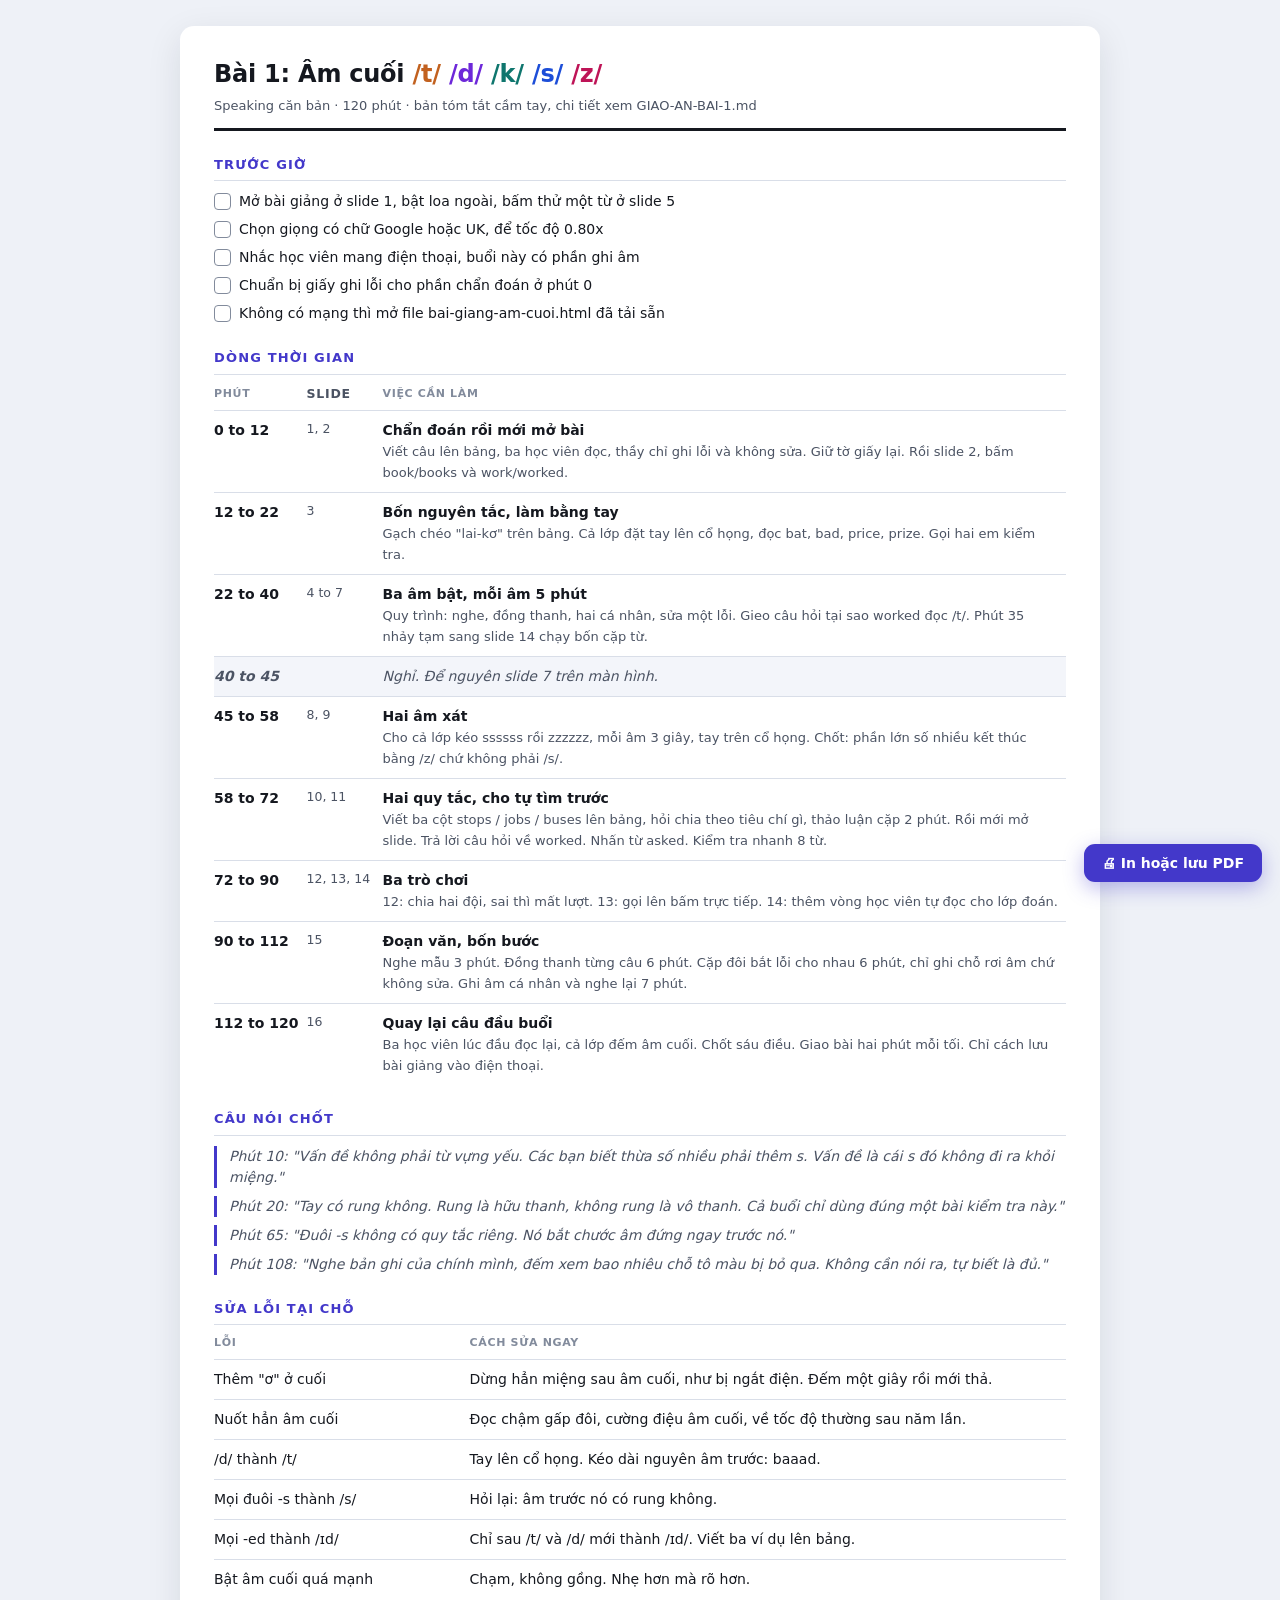
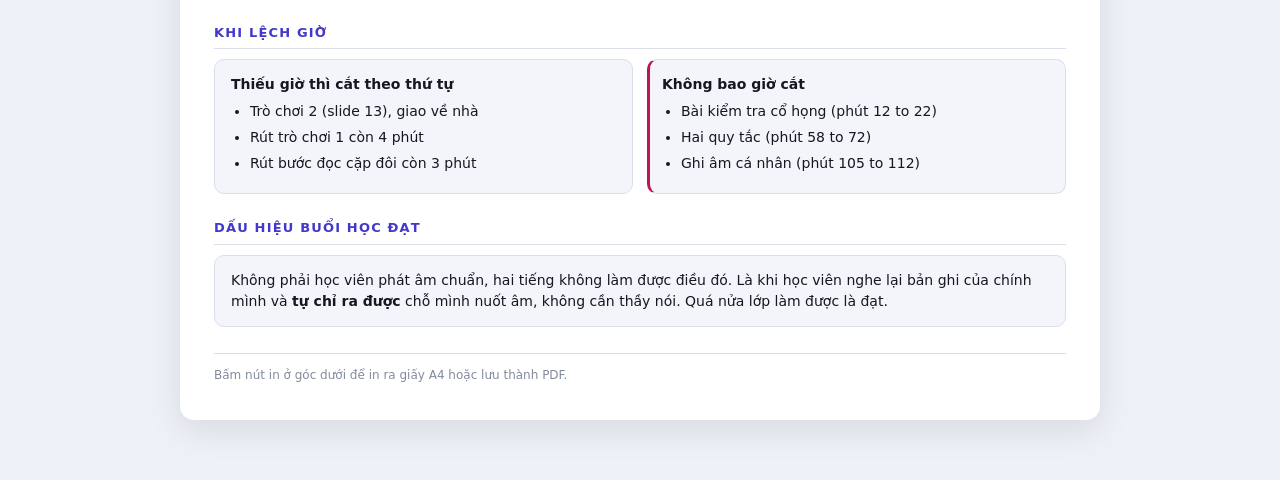
<file: giao-an/rundown.html>
<!doctype html>
<html lang="vi">
<head>
<meta charset="utf-8">
<meta name="viewport" content="width=device-width, initial-scale=1">
<title>Rundown Bài 1: Âm cuối</title>
<link rel="icon" href="data:image/svg+xml,<svg xmlns='http://www.w3.org/2000/svg' viewBox='0 0 100 100'><text y='.9em' font-size='90'>📋</text></svg>">
<style>
  :root {
    --ink: #15181f; --ink-2: #4b5363; --ink-3: #828b9c;
    --line: #d9dee8; --soft: #f3f5fa; --mark: #4338ca;
    --t: #c2611f; --d: #6d28d9; --k: #0f766e; --s: #1d4ed8; --z: #be1457;
  }
  * { box-sizing: border-box; }
  body {
    margin: 0; padding: 26px 20px 60px;
    background: #eef1f7; color: var(--ink);
    font-family: ui-sans-serif, system-ui, 'Segoe UI', Roboto, 'Helvetica Neue', sans-serif;
    font-size: 14px; line-height: 1.5;
  }
  .page {
    max-width: 920px; margin: 0 auto; background: #fff;
    padding: 30px 34px 36px; border-radius: 14px;
    box-shadow: 0 10px 34px rgba(20, 26, 42, .1);
  }
  header { border-bottom: 3px solid var(--ink); padding-bottom: 12px; margin-bottom: 18px; }
  h1 { font-size: 24px; margin: 0 0 4px; letter-spacing: -.01em; }
  .sub { color: var(--ink-2); font-size: 13px; }
  h2 {
    font-size: 13px; letter-spacing: .09em; text-transform: uppercase;
    color: var(--mark); margin: 24px 0 10px;
    border-bottom: 1px solid var(--line); padding-bottom: 6px;
  }
  table { width: 100%; border-collapse: collapse; }
  th { text-align: left; font-size: 11px; letter-spacing: .06em; text-transform: uppercase; color: var(--ink-3); padding: 0 8px 7px 0; font-weight: 700; }
  td { padding: 9px 8px 9px 0; border-top: 1px solid var(--line); vertical-align: top; }
  tr.rest td { background: var(--soft); color: var(--ink-2); font-style: italic; }
  .time { white-space: nowrap; font-weight: 800; width: 82px; font-variant-numeric: tabular-nums; }
  .sl { white-space: nowrap; width: 76px; color: var(--ink-2); font-size: 12.5px; }
  .what b { display: block; }
  .what span { color: var(--ink-2); font-size: 13px; }
  .box { border: 1px solid var(--line); border-radius: 10px; padding: 14px 16px; background: var(--soft); }
  .cols { display: grid; grid-template-columns: 1fr 1fr; gap: 14px; }
  ul { margin: 6px 0 0; padding-left: 19px; }
  li { margin-bottom: 5px; }
  .cue { border-left: 3px solid var(--mark); padding-left: 12px; margin: 8px 0; color: var(--ink-2); font-style: italic; }
  .chk { list-style: none; padding: 0; margin: 6px 0 0; }
  .chk li { padding-left: 25px; position: relative; margin-bottom: 7px; }
  .chk li::before {
    content: ''; position: absolute; left: 0; top: 2px;
    width: 15px; height: 15px; border: 1.5px solid var(--ink-3); border-radius: 4px;
  }
  .never { border-left: 3px solid var(--z); padding-left: 12px; }
  .ipa { font-weight: 800; }
  .ipa.t { color: var(--t); } .ipa.d { color: var(--d); } .ipa.k { color: var(--k); }
  .ipa.s { color: var(--s); } .ipa.z { color: var(--z); }
  .foot { margin-top: 26px; padding-top: 12px; border-top: 1px solid var(--line); color: var(--ink-3); font-size: 12px; }
  .print { position: fixed; right: 18px; bottom: 18px; padding: 11px 18px; border: 0; border-radius: 11px;
    background: var(--mark); color: #fff; font-weight: 700; font-size: 14px; cursor: pointer;
    box-shadow: 0 6px 20px rgba(67, 56, 202, .35); font-family: inherit; }

  @media (max-width: 680px) { .cols { grid-template-columns: 1fr; } body { padding: 14px 10px 70px; } .page { padding: 20px 16px 24px; } }

  @media print {
    @page { size: A4; margin: 12mm; }
    body { background: #fff; padding: 0; font-size: 9.6pt; line-height: 1.4; }
    td { padding: 6px 7px 6px 0; }
    h2 { margin: 13px 0 7px; font-size: 10.5pt; }
    h1 { font-size: 18pt; }
    .box { padding: 9px 12px; }
    .cue { margin: 5px 0; }
    .page { box-shadow: none; border-radius: 0; padding: 0; max-width: none; }
    .print { display: none; }
    h2 { margin-top: 15px; page-break-after: avoid; }
    tr, .box { page-break-inside: avoid; }
  }
</style>
</head>
<body>
<div class="page">

<header>
  <h1>Bài 1: Âm cuối <span class="ipa t">/t/</span> <span class="ipa d">/d/</span> <span class="ipa k">/k/</span> <span class="ipa s">/s/</span> <span class="ipa z">/z/</span></h1>
  <div class="sub">Speaking căn bản &middot; 120 phút &middot; bản tóm tắt cầm tay, chi tiết xem GIAO-AN-BAI-1.md</div>
</header>

<h2>Trước giờ</h2>
<ul class="chk">
  <li>Mở bài giảng ở slide 1, bật loa ngoài, bấm thử một từ ở slide 5</li>
  <li>Chọn giọng có chữ Google hoặc UK, để tốc độ 0.80x</li>
  <li>Nhắc học viên mang điện thoại, buổi này có phần ghi âm</li>
  <li>Chuẩn bị giấy ghi lỗi cho phần chẩn đoán ở phút 0</li>
  <li>Không có mạng thì mở file bai-giang-am-cuoi.html đã tải sẵn</li>
</ul>

<h2>Dòng thời gian</h2>
<table>
<thead><tr><th class="time">Phút</th><th class="sl">Slide</th><th>Việc cần làm</th></tr></thead>
<tbody>
<tr><td class="time">0 to 12</td><td class="sl">1, 2</td><td class="what">
  <b>Chẩn đoán rồi mới mở bài</b>
  <span>Viết câu lên bảng, ba học viên đọc, thầy chỉ ghi lỗi và không sửa. Giữ tờ giấy lại. Rồi slide 2, bấm book/books và work/worked.</span></td></tr>
<tr><td class="time">12 to 22</td><td class="sl">3</td><td class="what">
  <b>Bốn nguyên tắc, làm bằng tay</b>
  <span>Gạch chéo "lai-kơ" trên bảng. Cả lớp đặt tay lên cổ họng, đọc bat, bad, price, prize. Gọi hai em kiểm tra.</span></td></tr>
<tr><td class="time">22 to 40</td><td class="sl">4 to 7</td><td class="what">
  <b>Ba âm bật, mỗi âm 5 phút</b>
  <span>Quy trình: nghe, đồng thanh, hai cá nhân, sửa một lỗi. Gieo câu hỏi tại sao worked đọc /t/. Phút 35 nhảy tạm sang slide 14 chạy bốn cặp từ.</span></td></tr>
<tr class="rest"><td class="time">40 to 45</td><td class="sl"></td><td>Nghỉ. Để nguyên slide 7 trên màn hình.</td></tr>
<tr><td class="time">45 to 58</td><td class="sl">8, 9</td><td class="what">
  <b>Hai âm xát</b>
  <span>Cho cả lớp kéo ssssss rồi zzzzzz, mỗi âm 3 giây, tay trên cổ họng. Chốt: phần lớn số nhiều kết thúc bằng /z/ chứ không phải /s/.</span></td></tr>
<tr><td class="time">58 to 72</td><td class="sl">10, 11</td><td class="what">
  <b>Hai quy tắc, cho tự tìm trước</b>
  <span>Viết ba cột stops / jobs / buses lên bảng, hỏi chia theo tiêu chí gì, thảo luận cặp 2 phút. Rồi mới mở slide. Trả lời câu hỏi về worked. Nhấn từ asked. Kiểm tra nhanh 8 từ.</span></td></tr>
<tr><td class="time">72 to 90</td><td class="sl">12, 13, 14</td><td class="what">
  <b>Ba trò chơi</b>
  <span>12: chia hai đội, sai thì mất lượt. 13: gọi lên bấm trực tiếp. 14: thêm vòng học viên tự đọc cho lớp đoán.</span></td></tr>
<tr><td class="time">90 to 112</td><td class="sl">15</td><td class="what">
  <b>Đoạn văn, bốn bước</b>
  <span>Nghe mẫu 3 phút. Đồng thanh từng câu 6 phút. Cặp đôi bắt lỗi cho nhau 6 phút, chỉ ghi chỗ rơi âm chứ không sửa. Ghi âm cá nhân và nghe lại 7 phút.</span></td></tr>
<tr><td class="time">112 to 120</td><td class="sl">16</td><td class="what">
  <b>Quay lại câu đầu buổi</b>
  <span>Ba học viên lúc đầu đọc lại, cả lớp đếm âm cuối. Chốt sáu điều. Giao bài hai phút mỗi tối. Chỉ cách lưu bài giảng vào điện thoại.</span></td></tr>
</tbody>
</table>

<h2>Câu nói chốt</h2>
<div class="cue">Phút 10: "Vấn đề không phải từ vựng yếu. Các bạn biết thừa số nhiều phải thêm s. Vấn đề là cái s đó không đi ra khỏi miệng."</div>
<div class="cue">Phút 20: "Tay có rung không. Rung là hữu thanh, không rung là vô thanh. Cả buổi chỉ dùng đúng một bài kiểm tra này."</div>
<div class="cue">Phút 65: "Đuôi -s không có quy tắc riêng. Nó bắt chước âm đứng ngay trước nó."</div>
<div class="cue">Phút 108: "Nghe bản ghi của chính mình, đếm xem bao nhiêu chỗ tô màu bị bỏ qua. Không cần nói ra, tự biết là đủ."</div>

<h2>Sửa lỗi tại chỗ</h2>
<table>
<thead><tr><th style="width:30%">Lỗi</th><th>Cách sửa ngay</th></tr></thead>
<tbody>
<tr><td>Thêm "ơ" ở cuối</td><td>Dừng hẳn miệng sau âm cuối, như bị ngắt điện. Đếm một giây rồi mới thả.</td></tr>
<tr><td>Nuốt hẳn âm cuối</td><td>Đọc chậm gấp đôi, cường điệu âm cuối, về tốc độ thường sau năm lần.</td></tr>
<tr><td>/d/ thành /t/</td><td>Tay lên cổ họng. Kéo dài nguyên âm trước: baaad.</td></tr>
<tr><td>Mọi đuôi -s thành /s/</td><td>Hỏi lại: âm trước nó có rung không.</td></tr>
<tr><td>Mọi -ed thành /ɪd/</td><td>Chỉ sau /t/ và /d/ mới thành /ɪd/. Viết ba ví dụ lên bảng.</td></tr>
<tr><td>Bật âm cuối quá mạnh</td><td>Chạm, không gồng. Nhẹ hơn mà rõ hơn.</td></tr>
</tbody>
</table>

<h2>Khi lệch giờ</h2>
<div class="cols">
  <div class="box">
    <b>Thiếu giờ thì cắt theo thứ tự</b>
    <ul>
      <li>Trò chơi 2 (slide 13), giao về nhà</li>
      <li>Rút trò chơi 1 còn 4 phút</li>
      <li>Rút bước đọc cặp đôi còn 3 phút</li>
    </ul>
  </div>
  <div class="box never">
    <b>Không bao giờ cắt</b>
    <ul>
      <li>Bài kiểm tra cổ họng (phút 12 to 22)</li>
      <li>Hai quy tắc (phút 58 to 72)</li>
      <li>Ghi âm cá nhân (phút 105 to 112)</li>
    </ul>
  </div>
</div>

<h2>Dấu hiệu buổi học đạt</h2>
<div class="box">
  Không phải học viên phát âm chuẩn, hai tiếng không làm được điều đó. Là khi học viên nghe lại bản ghi của chính mình và <b>tự chỉ ra được</b> chỗ mình nuốt âm, không cần thầy nói. Quá nửa lớp làm được là đạt.
</div>

<div class="foot">Bấm nút in ở góc dưới để in ra giấy A4 hoặc lưu thành PDF.</div>

</div>
<button class="print" onclick="window.print()">🖨 In hoặc lưu PDF</button>
</body>
</html>
</file>
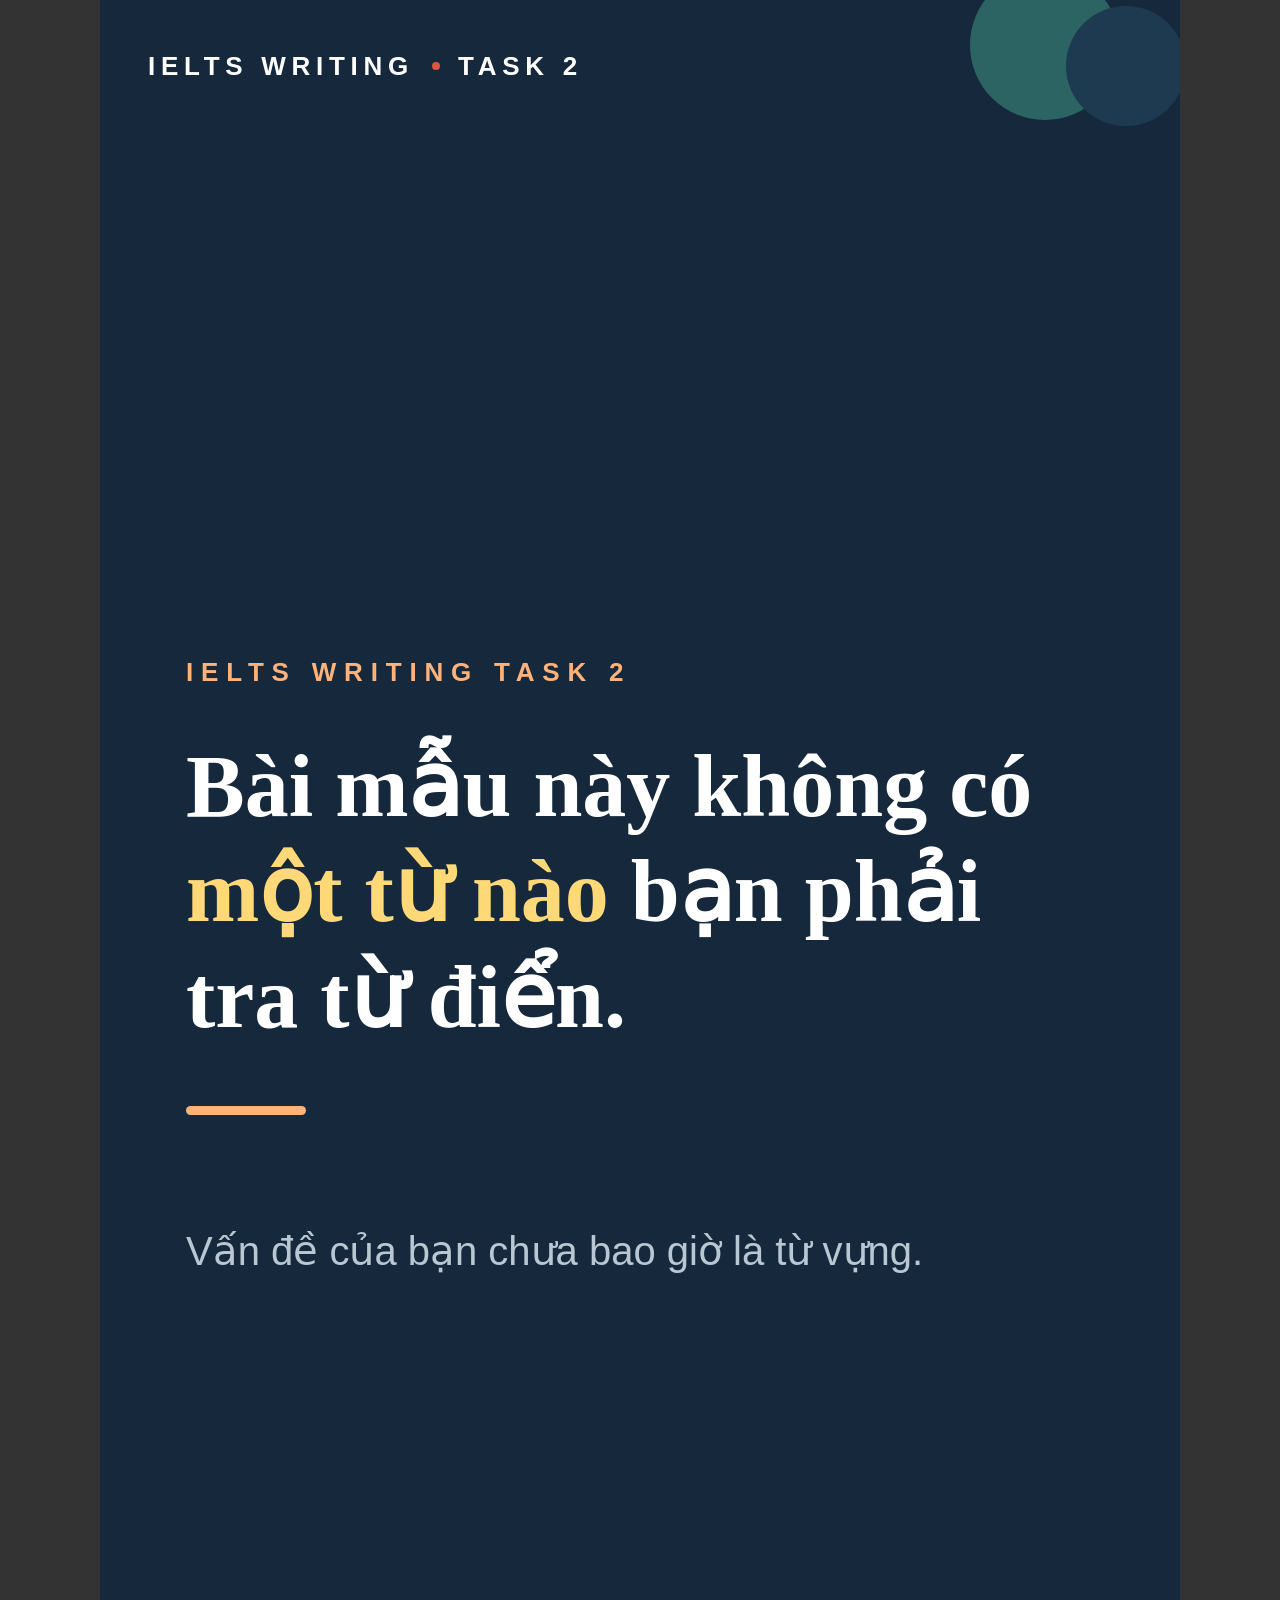
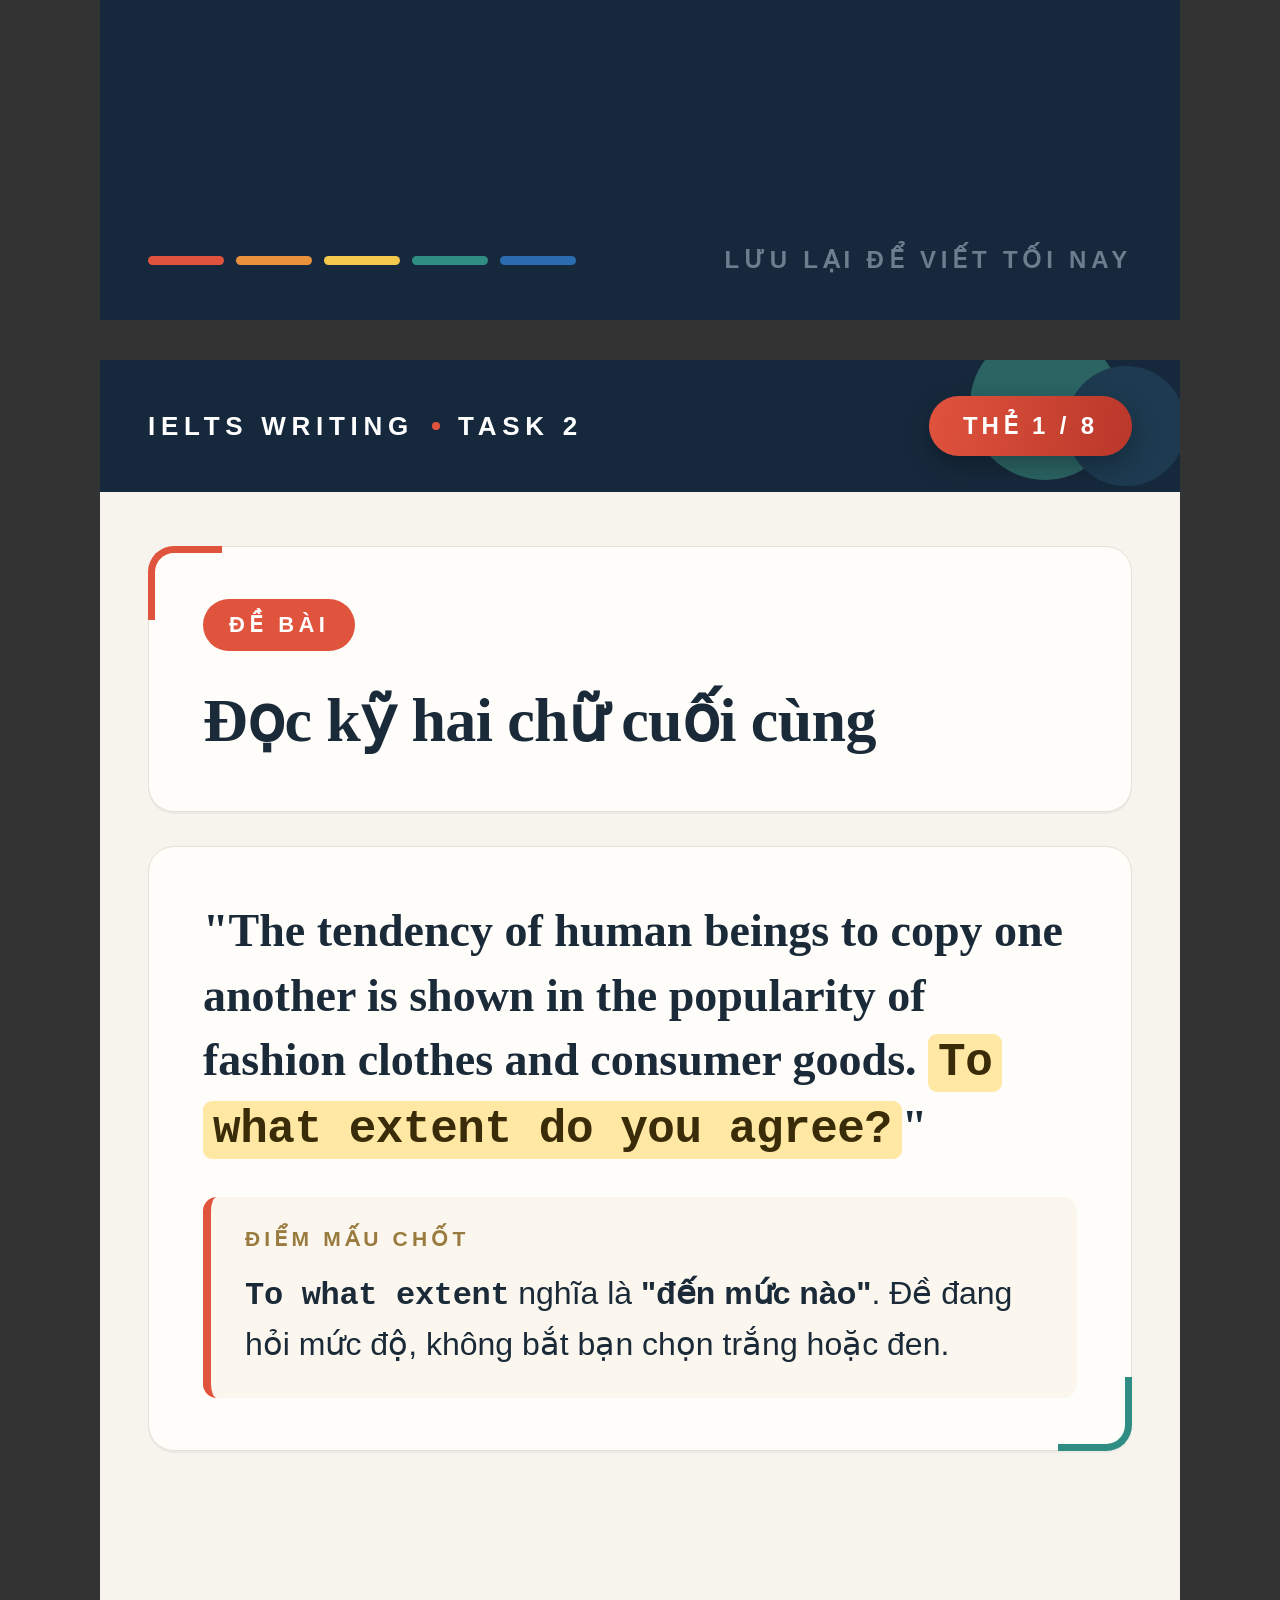
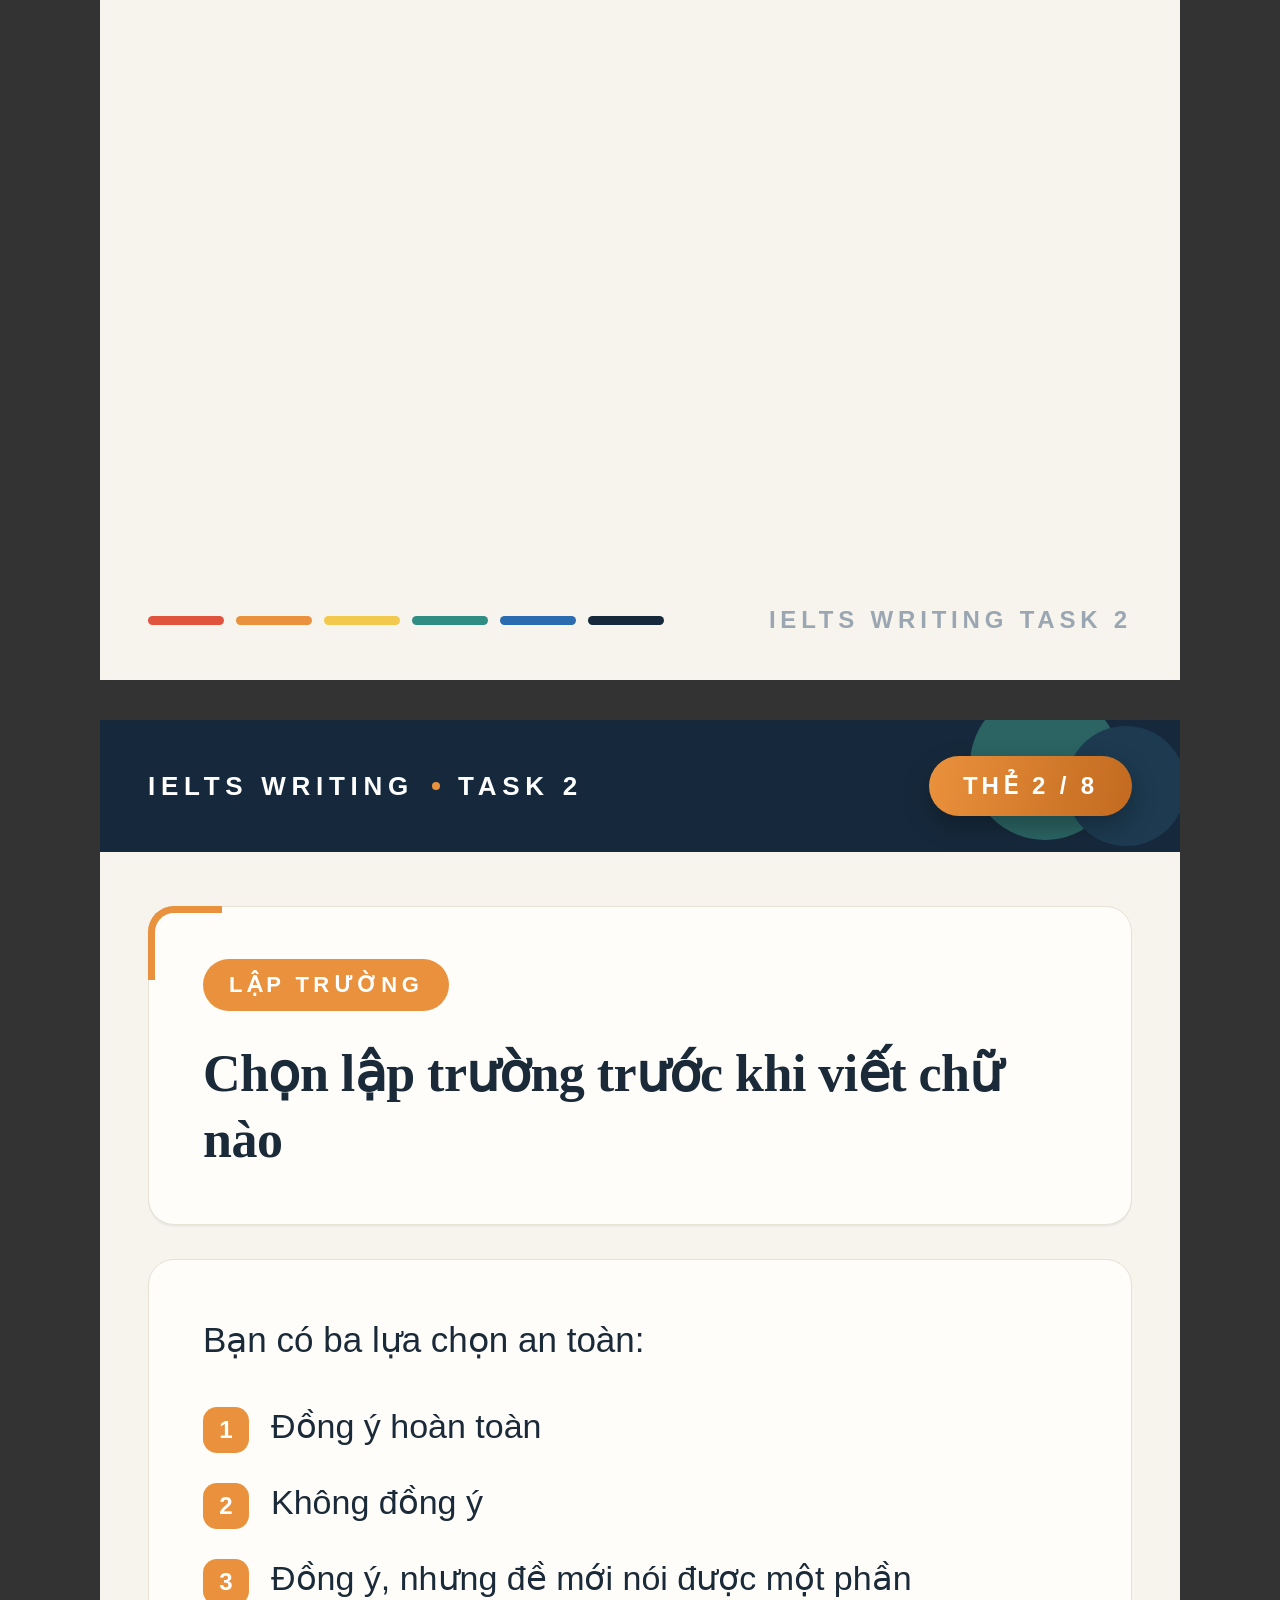
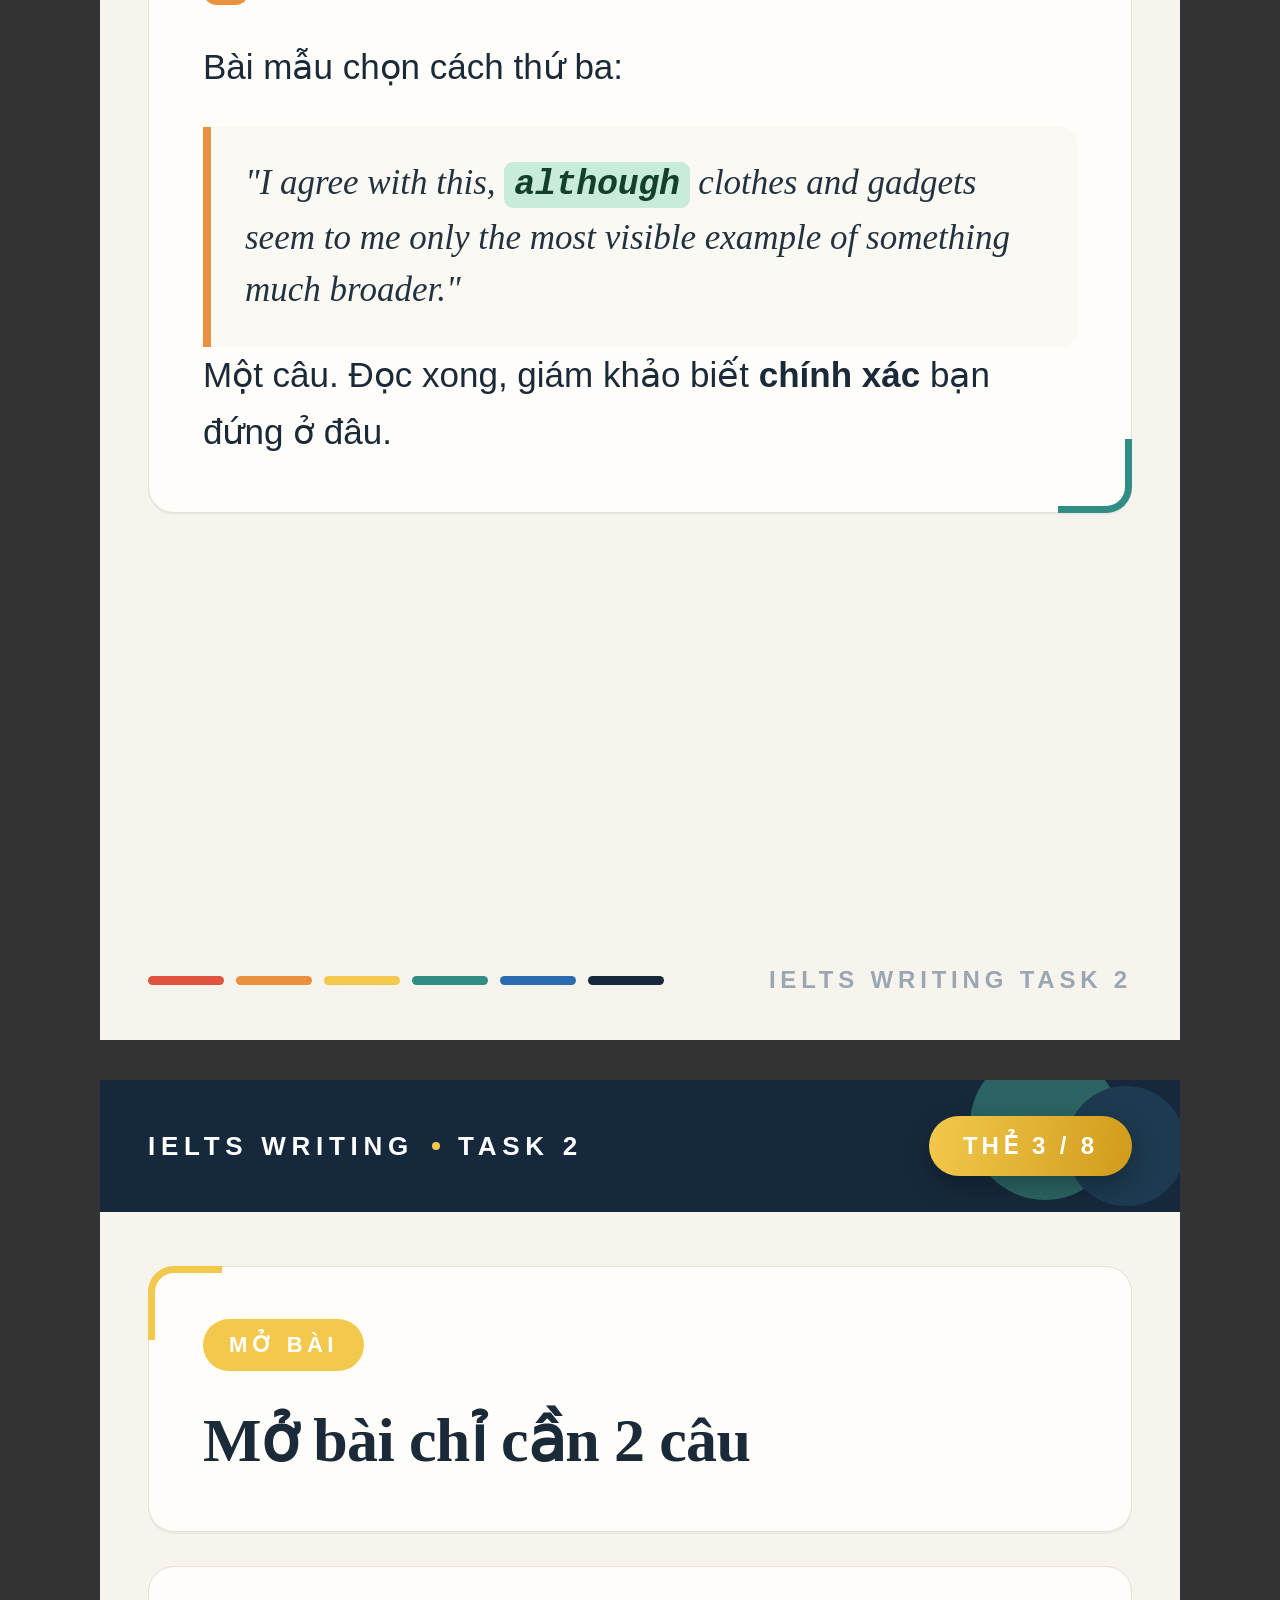
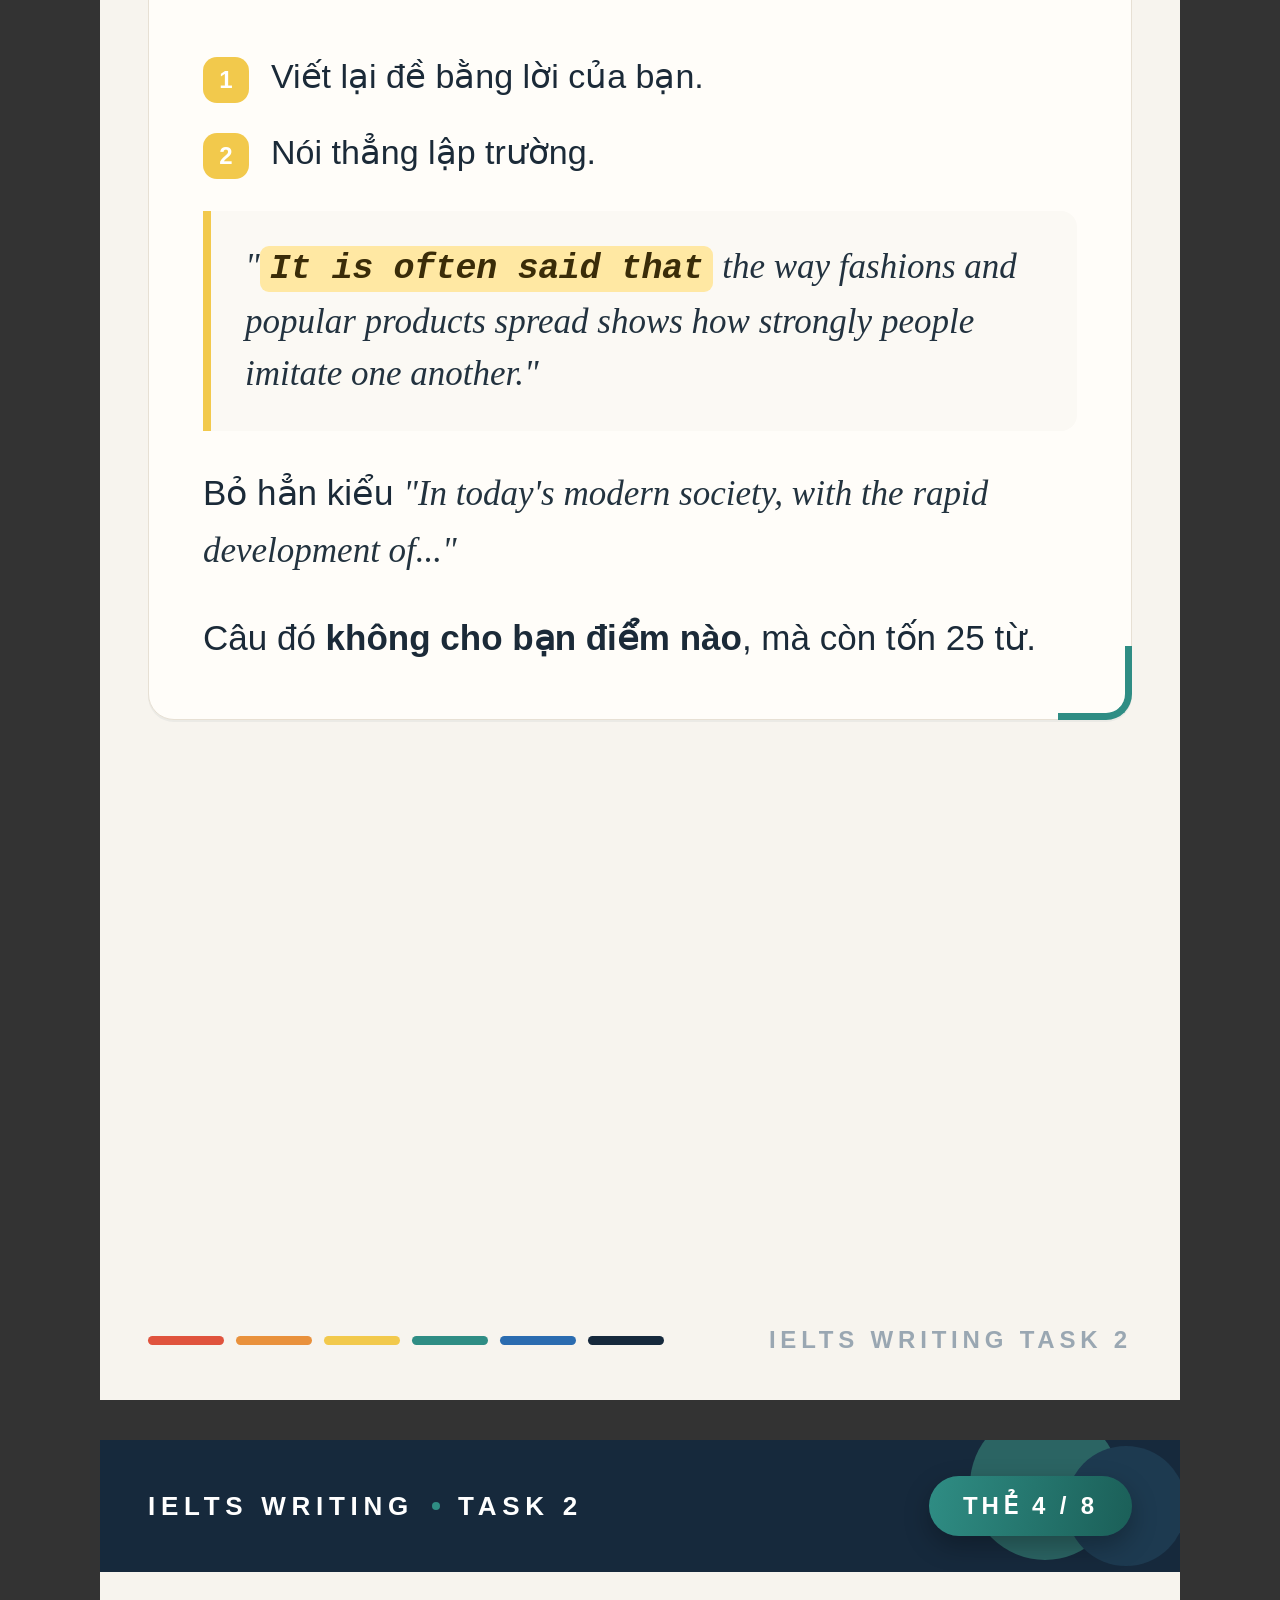
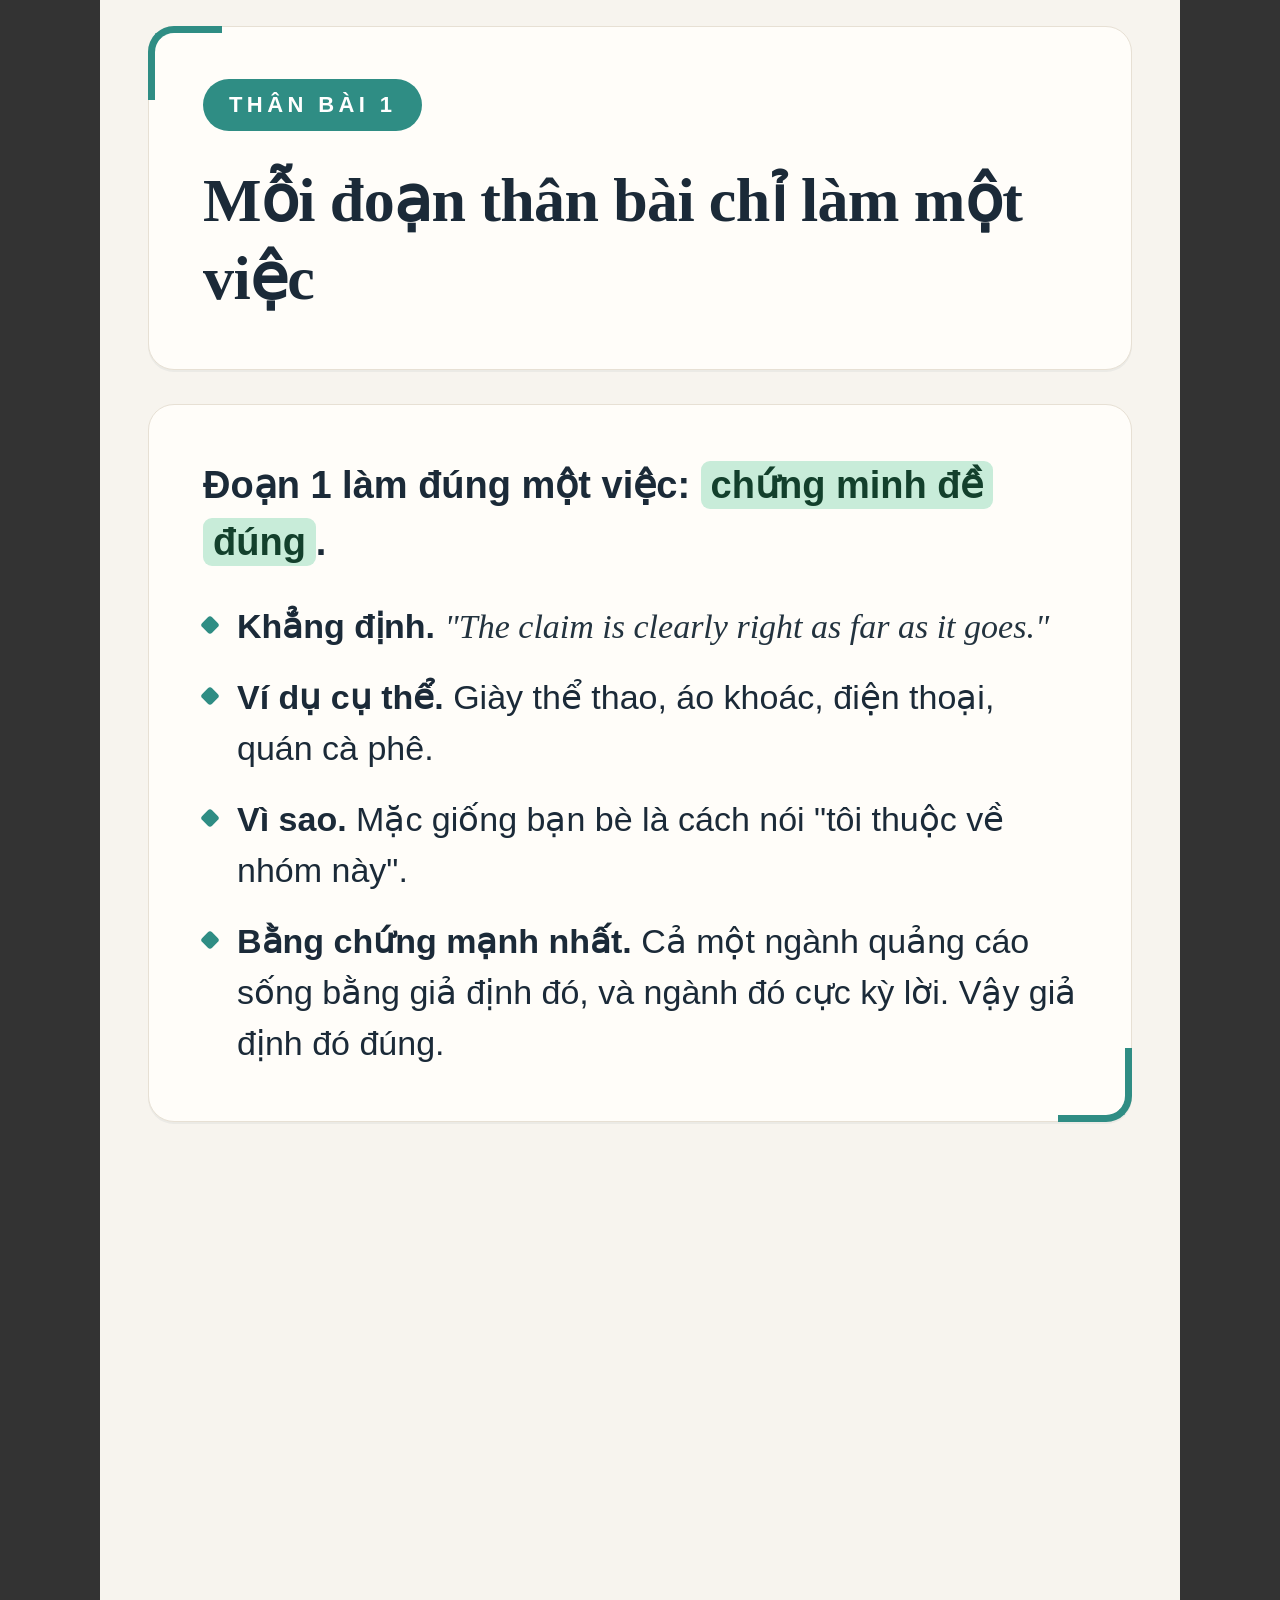
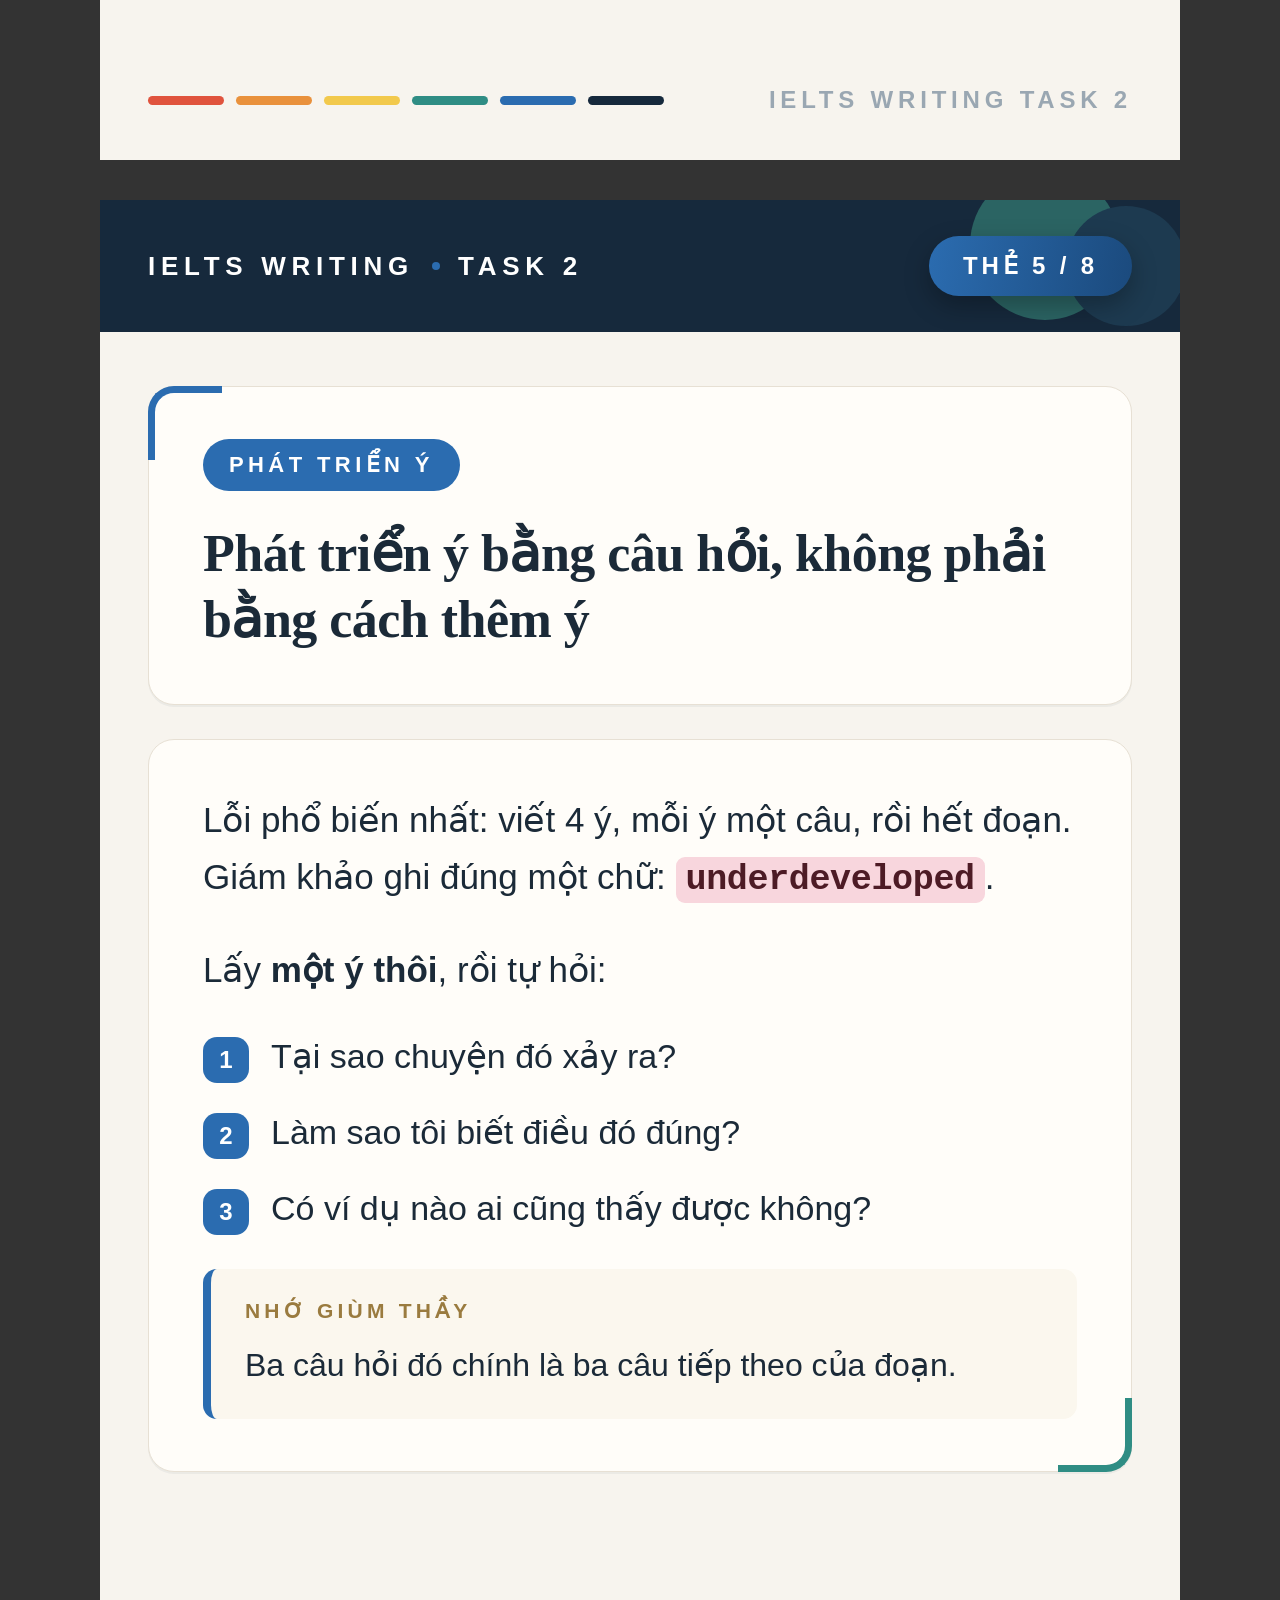
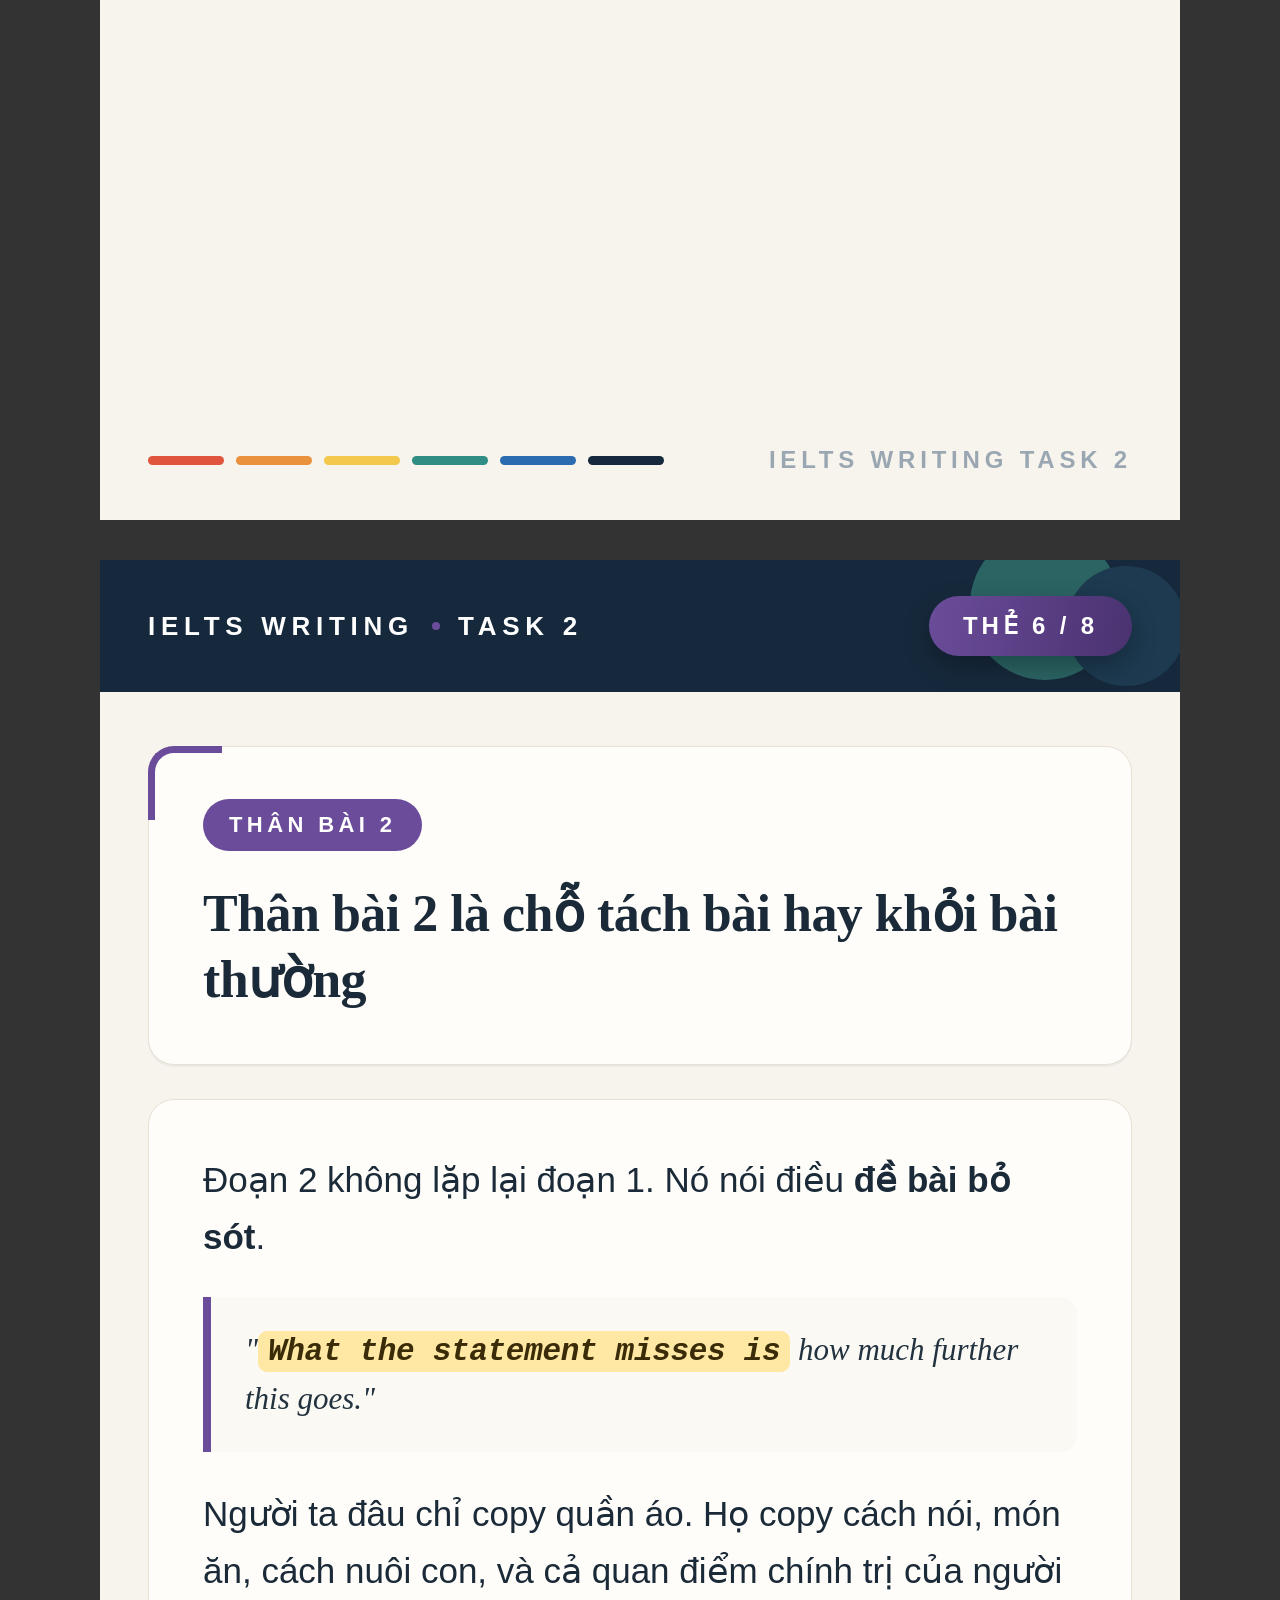
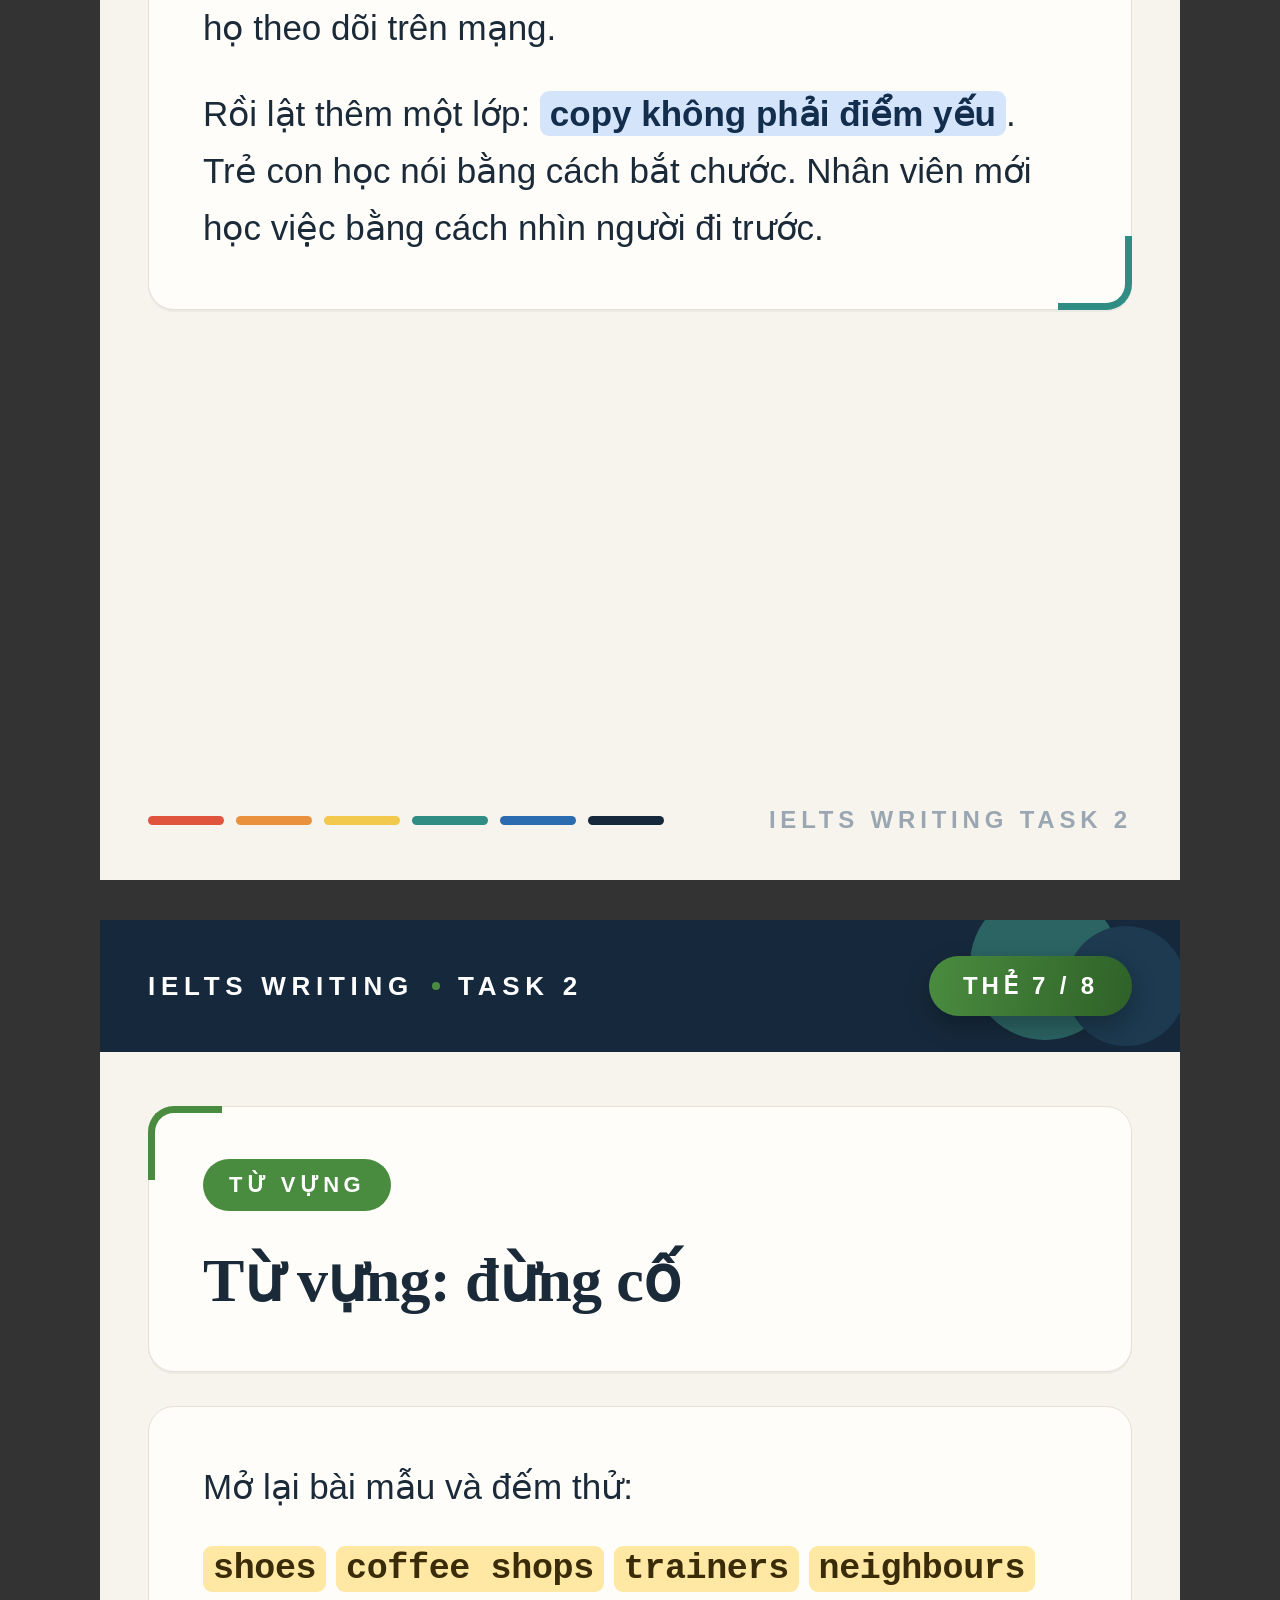
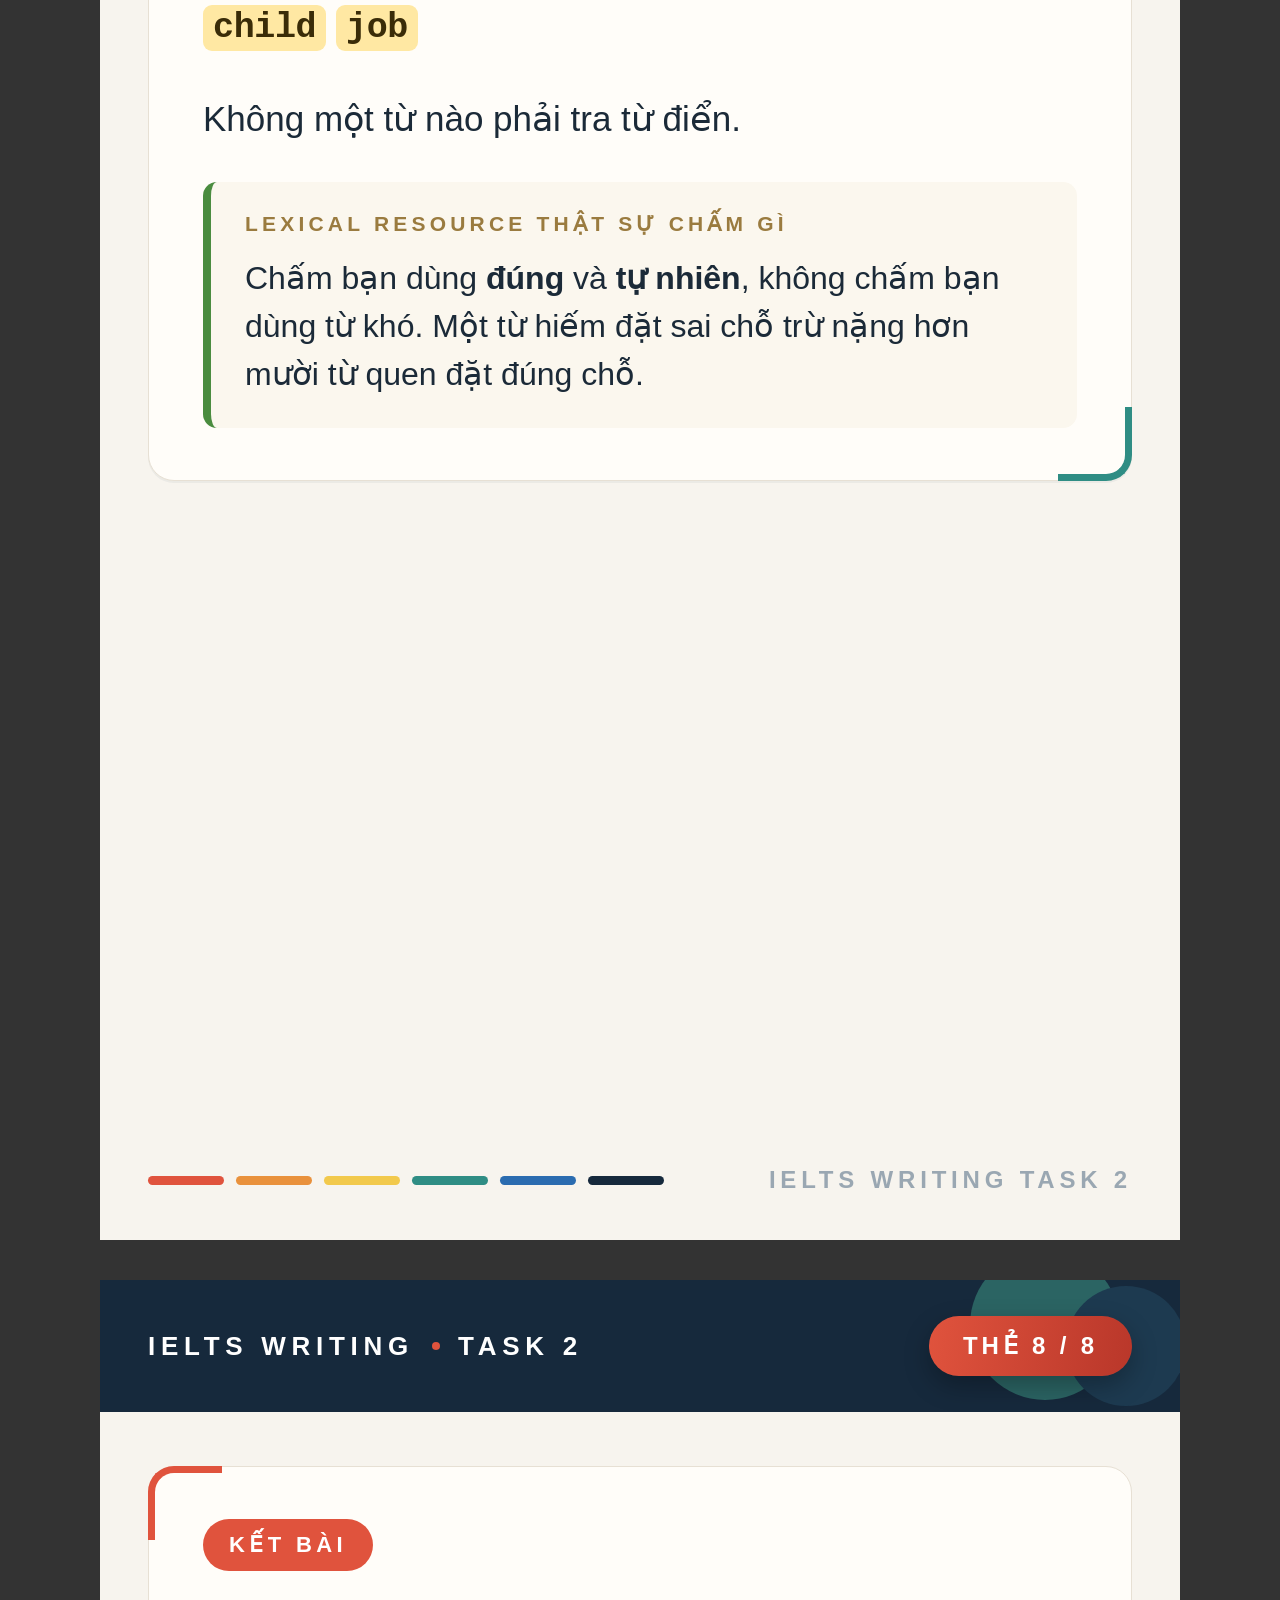
<file: tiktok/task2-cards.html>
<!doctype html>
<html lang="vi">
<head>
<meta charset="utf-8">
<title>Thẻ TikTok: IELTS Writing Task 2</title>
<link rel="stylesheet" href="cards.css">
</head>
<body>
<div id="deck"></div>

<script>
const BARS = ['#e0533d','#e9913c','#f2c94c','#2f8d84','#2b6cb0','#16293c'];
const CARDS = [
/* 1 */ {hook:1, ac:'#e0533d', ac2:'#b9372a', kicker:'IELTS Writing Task 2',
  big:'Bài mẫu này không có <u>một từ nào</u> bạn phải tra từ điển.',
  sub:'Vấn đề của bạn chưa bao giờ là từ vựng.'},

/* 2 */ {ac:'#e0533d', ac2:'#b9372a', badge:'Thẻ 1 / 8', chip:'Đề bài',
  title:'Đọc kỹ hai chữ cuối cùng',
  html:`<div class="q">"The tendency of human beings to copy one another is shown in the popularity of fashion clothes and consumer goods. <mark class="en">To what extent do you agree?</mark>"</div>
  <div class="note"><div class="note__t">Điểm mấu chốt</div>
  <p><span class="en">To what extent</span> nghĩa là <b>"đến mức nào"</b>. Đề đang hỏi mức độ, không bắt bạn chọn trắng hoặc đen.</p></div>`},

/* 3 */ {ac:'#e9913c', ac2:'#c26a1f', badge:'Thẻ 2 / 8', chip:'Lập trường',
  title:'Chọn lập trường trước khi viết chữ nào',
  html:`<p class="body">Bạn có ba lựa chọn an toàn:</p>
  <ul class="steps">
    <li><b>1</b><span>Đồng ý hoàn toàn</span></li>
    <li><b>2</b><span>Không đồng ý</span></li>
    <li><b>3</b><span>Đồng ý, nhưng đề mới nói được một phần</span></li>
  </ul>
  <p class="body" style="margin-top:34px">Bài mẫu chọn cách thứ ba:</p>
  <blockquote>"I agree with this, <mark class="g en">although</mark> clothes and gadgets seem to me only the most visible example of something much broader."</blockquote>
  <p class="body">Một câu. Đọc xong, giám khảo biết <b>chính xác</b> bạn đứng ở đâu.</p>`},

/* 4 */ {ac:'#f2c94c', ac2:'#d19b1b', badge:'Thẻ 3 / 8', chip:'Mở bài',
  title:'Mở bài chỉ cần 2 câu',
  html:`<ul class="steps">
    <li><b>1</b><span>Viết lại đề bằng lời của bạn.</span></li>
    <li><b>2</b><span>Nói thẳng lập trường.</span></li>
  </ul>
  <blockquote>"<mark class="en">It is often said that</mark> the way fashions and popular products spread shows how strongly people imitate one another."</blockquote>
  <p class="body" style="margin-top:34px">Bỏ hẳn kiểu <span class="enq muted">"In today's modern society, with the rapid development of..."</span></p>
  <p class="body">Câu đó <b>không cho bạn điểm nào</b>, mà còn tốn 25 từ.</p>`},

/* 5 */ {ac:'#2f8d84', ac2:'#1b5f58', badge:'Thẻ 4 / 8', chip:'Thân bài 1',
  title:'Mỗi đoạn thân bài chỉ làm một việc',
  html:`<p class="body lead">Đoạn 1 làm đúng một việc: <mark class="g">chứng minh đề đúng</mark>.</p>
  <ul class="dots">
    <li><span><b>Khẳng định.</b> <span class="enq">"The claim is clearly right as far as it goes."</span></span></li>
    <li><span><b>Ví dụ cụ thể.</b> Giày thể thao, áo khoác, điện thoại, quán cà phê.</span></li>
    <li><span><b>Vì sao.</b> Mặc giống bạn bè là cách nói "tôi thuộc về nhóm này".</span></li>
    <li><span><b>Bằng chứng mạnh nhất.</b> Cả một ngành quảng cáo sống bằng giả định đó, và ngành đó cực kỳ lời. Vậy giả định đó đúng.</span></li>
  </ul>`},

/* 6 */ {ac:'#2b6cb0', ac2:'#1b4a7d', badge:'Thẻ 5 / 8', chip:'Phát triển ý',
  title:'Phát triển ý bằng câu hỏi, không phải bằng cách thêm ý',
  html:`<p class="body">Lỗi phổ biến nhất: viết 4 ý, mỗi ý một câu, rồi hết đoạn. Giám khảo ghi đúng một chữ: <mark class="p en">underdeveloped</mark>.</p>
  <p class="body" style="margin-top:34px">Lấy <b>một ý thôi</b>, rồi tự hỏi:</p>
  <ul class="steps">
    <li><b>1</b><span>Tại sao chuyện đó xảy ra?</span></li>
    <li><b>2</b><span>Làm sao tôi biết điều đó đúng?</span></li>
    <li><b>3</b><span>Có ví dụ nào ai cũng thấy được không?</span></li>
  </ul>
  <div class="note"><div class="note__t">Nhớ giùm thầy</div><p>Ba câu hỏi đó chính là ba câu tiếp theo của đoạn.</p></div>`},

/* 7 */ {ac:'#6b4c9a', ac2:'#4a3270', badge:'Thẻ 6 / 8', chip:'Thân bài 2',
  title:'Thân bài 2 là chỗ tách bài hay khỏi bài thường',
  html:`<p class="body">Đoạn 2 không lặp lại đoạn 1. Nó nói điều <b>đề bài bỏ sót</b>.</p>
  <blockquote class="sm">"<mark class="en">What the statement misses is</mark> how much further this goes."</blockquote>
  <p class="body" style="margin-top:34px">Người ta đâu chỉ copy quần áo. Họ copy cách nói, món ăn, cách nuôi con, và cả quan điểm chính trị của người họ theo dõi trên mạng.</p>
  <p class="body">Rồi lật thêm một lớp: <mark class="b">copy không phải điểm yếu</mark>. Trẻ con học nói bằng cách bắt chước. Nhân viên mới học việc bằng cách nhìn người đi trước.</p>`},

/* 8 */ {ac:'#4a8c3f', ac2:'#2f6128', badge:'Thẻ 7 / 8', chip:'Từ vựng',
  title:'Từ vựng: đừng cố',
  html:`<p class="body">Mở lại bài mẫu và đếm thử:</p>
  <p class="body" style="margin-top:22px"><mark class="en">shoes</mark> <mark class="en">coffee shops</mark> <mark class="en">trainers</mark> <mark class="en">neighbours</mark> <mark class="en">child</mark> <mark class="en">job</mark></p>
  <p class="body" style="margin-top:34px">Không một từ nào phải tra từ điển.</p>
  <div class="note"><div class="note__t">Lexical Resource thật sự chấm gì</div>
  <p>Chấm bạn dùng <b>đúng</b> và <b>tự nhiên</b>, không chấm bạn dùng từ khó. Một từ hiếm đặt sai chỗ trừ nặng hơn mười từ quen đặt đúng chỗ.</p></div>`},

/* 9 */ {ac:'#e0533d', ac2:'#b9372a', badge:'Thẻ 8 / 8', chip:'Kết bài',
  title:'Kết bài: một đến hai câu là đủ',
  html:`<p class="body">Nhắc lại lập trường, giữ nguyên sắc thái, <b>không thêm ý mới</b>.</p>
  <blockquote class="sm">"In conclusion, I agree that fashion demonstrates our tendency to imitate, <mark class="g en">but</mark> I believe this tendency runs far deeper than shopping and is, <mark class="en">on the whole</mark>, something we depend on."</blockquote>
  <p class="body" style="margin-top:34px">Để ý chữ <span class="en">but</span>. Lập trường ở kết bài giống hệt lập trường ở mở bài. Đó gọi là <mark class="b">coherence</mark>.</p>`},

/* 10 */ {ac:'#2f8d84', ac2:'#1b5f58', badge:'Thẻ phụ', chip:'Mang đi dùng',
  title:'Sentence frames cho dạng Agree or Disagree',
  dark:[
    ['It is often said that...','Người ta thường cho rằng...'],
    ['The claim is right as far as it goes.','Nhận định này đúng, trong phạm vi của nó.'],
    ['The reason is not hard to see.','Lý do thì không khó thấy.'],
    ['The strongest evidence, though, is...','Nhưng bằng chứng mạnh nhất là...'],
    ['What the statement misses is...','Điều đề bài bỏ sót là...'],
    ['It is also worth saying that...','Cũng cần nói thêm rằng...'],
    ['on the whole','nhìn chung']
  ]}
];

const deck = document.getElementById('deck');
CARDS.forEach(c => {
  const el = document.createElement('section');
  el.className = 'card' + (c.hook ? ' card--hook' : '');
  el.style.setProperty('--ac', c.ac);
  el.style.setProperty('--ac2', c.ac2 || c.ac);

  const head = `
    <div class="top">
      <div class="top__circles"><span class="c1"></span><span class="c2"></span></div>
      <div class="top__brand"><span>IELTS Writing</span><i></i><span>Task 2</span></div>
      ${c.badge ? `<div class="top__badge">${c.badge}</div>` : ''}
    </div>`;

  const bars = `<div class="bars">${BARS.map(b=>`<span style="background:${b}"></span>`).join('')}</div>`;

  if (c.hook) {
    el.innerHTML = head + `
      <div class="wrap">
        <div class="hook__kicker">${c.kicker}</div>
        <div class="hook__big">${c.big}</div>
        <div class="hook__rule"></div>
        <div class="hook__sub">${c.sub}</div>
      </div>
      <div class="foot">${bars}<div class="sig">Lưu lại để viết tối nay</div></div>`;
  } else {
    const dark = c.dark ? `
      <div class="dark">
        <div class="dark__t">Useful sentence frames</div>
        <div class="vrow">${c.dark.map(([k,v])=>`<div><span class="k">${k}</span><span class="v">${v}</span></div>`).join('')}</div>
      </div>` : '';
    el.innerHTML = head + `
      <div class="wrap">
        <div class="panel">
          <div class="corner corner--tl"></div>
          <div class="chip chip--ac">${c.chip}</div>
          <h1${c.title.length > 34 ? ' class="sm"' : ''}>${c.title}</h1>
        </div>
        <div class="panel panel--grow">
          <div class="corner corner--br"></div>
          ${c.html || ''}
          ${dark}
        </div>
      </div>
      <div class="foot">${bars}<div class="sig">IELTS Writing Task 2</div></div>`;
  }
  deck.appendChild(el);
});
</script>
</body>
</html>
</file>
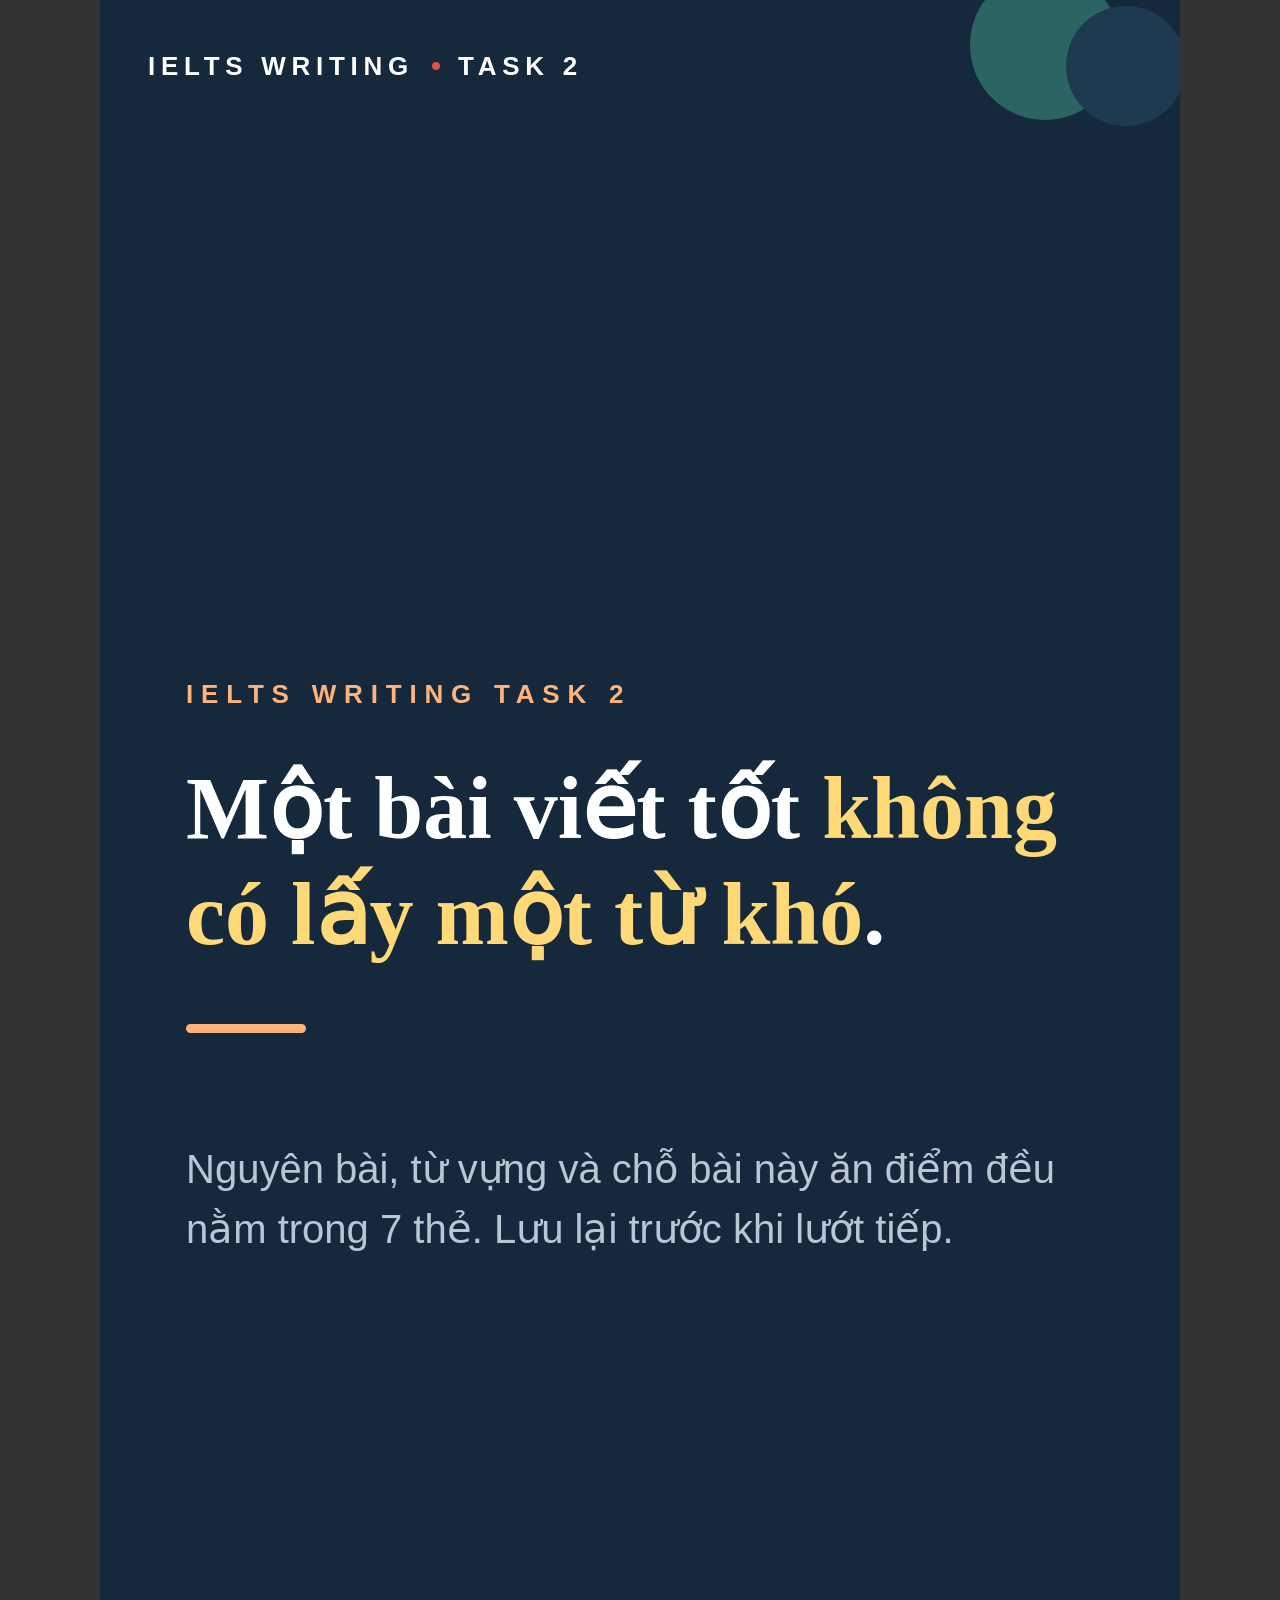
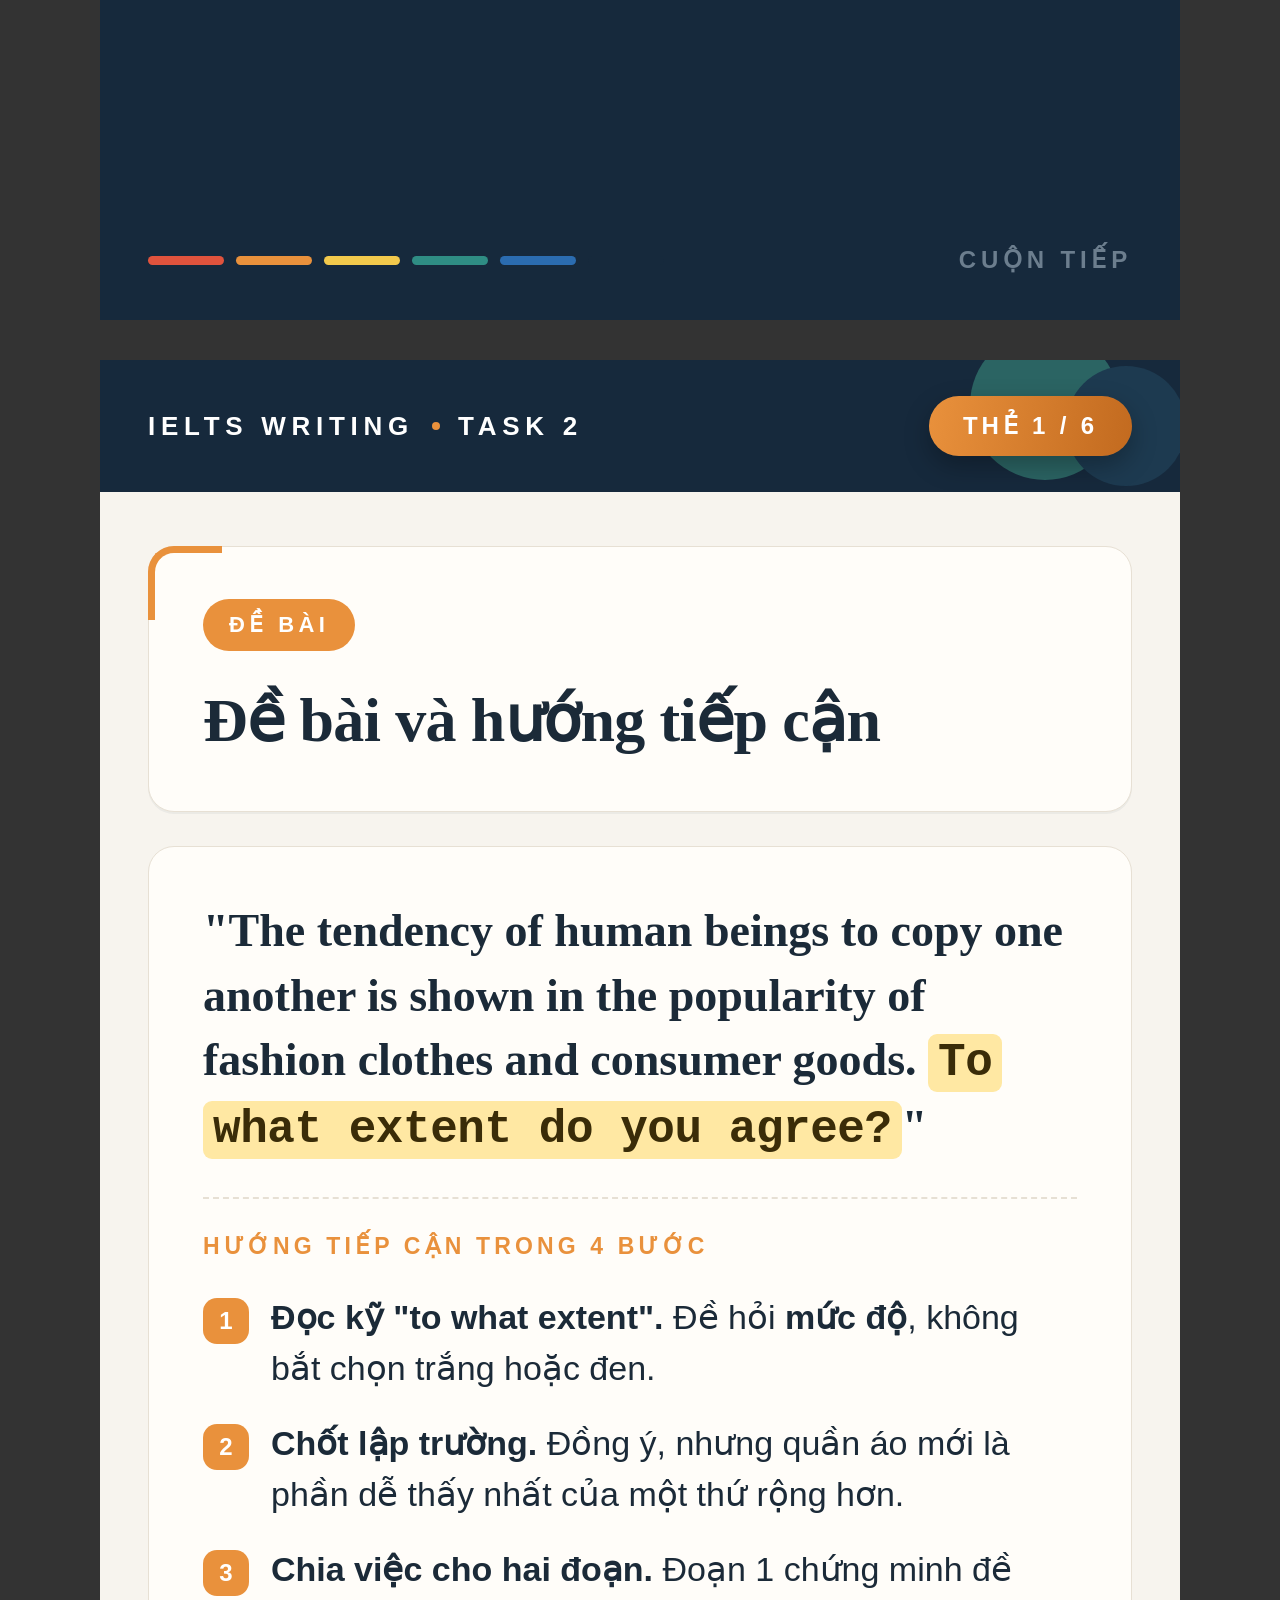
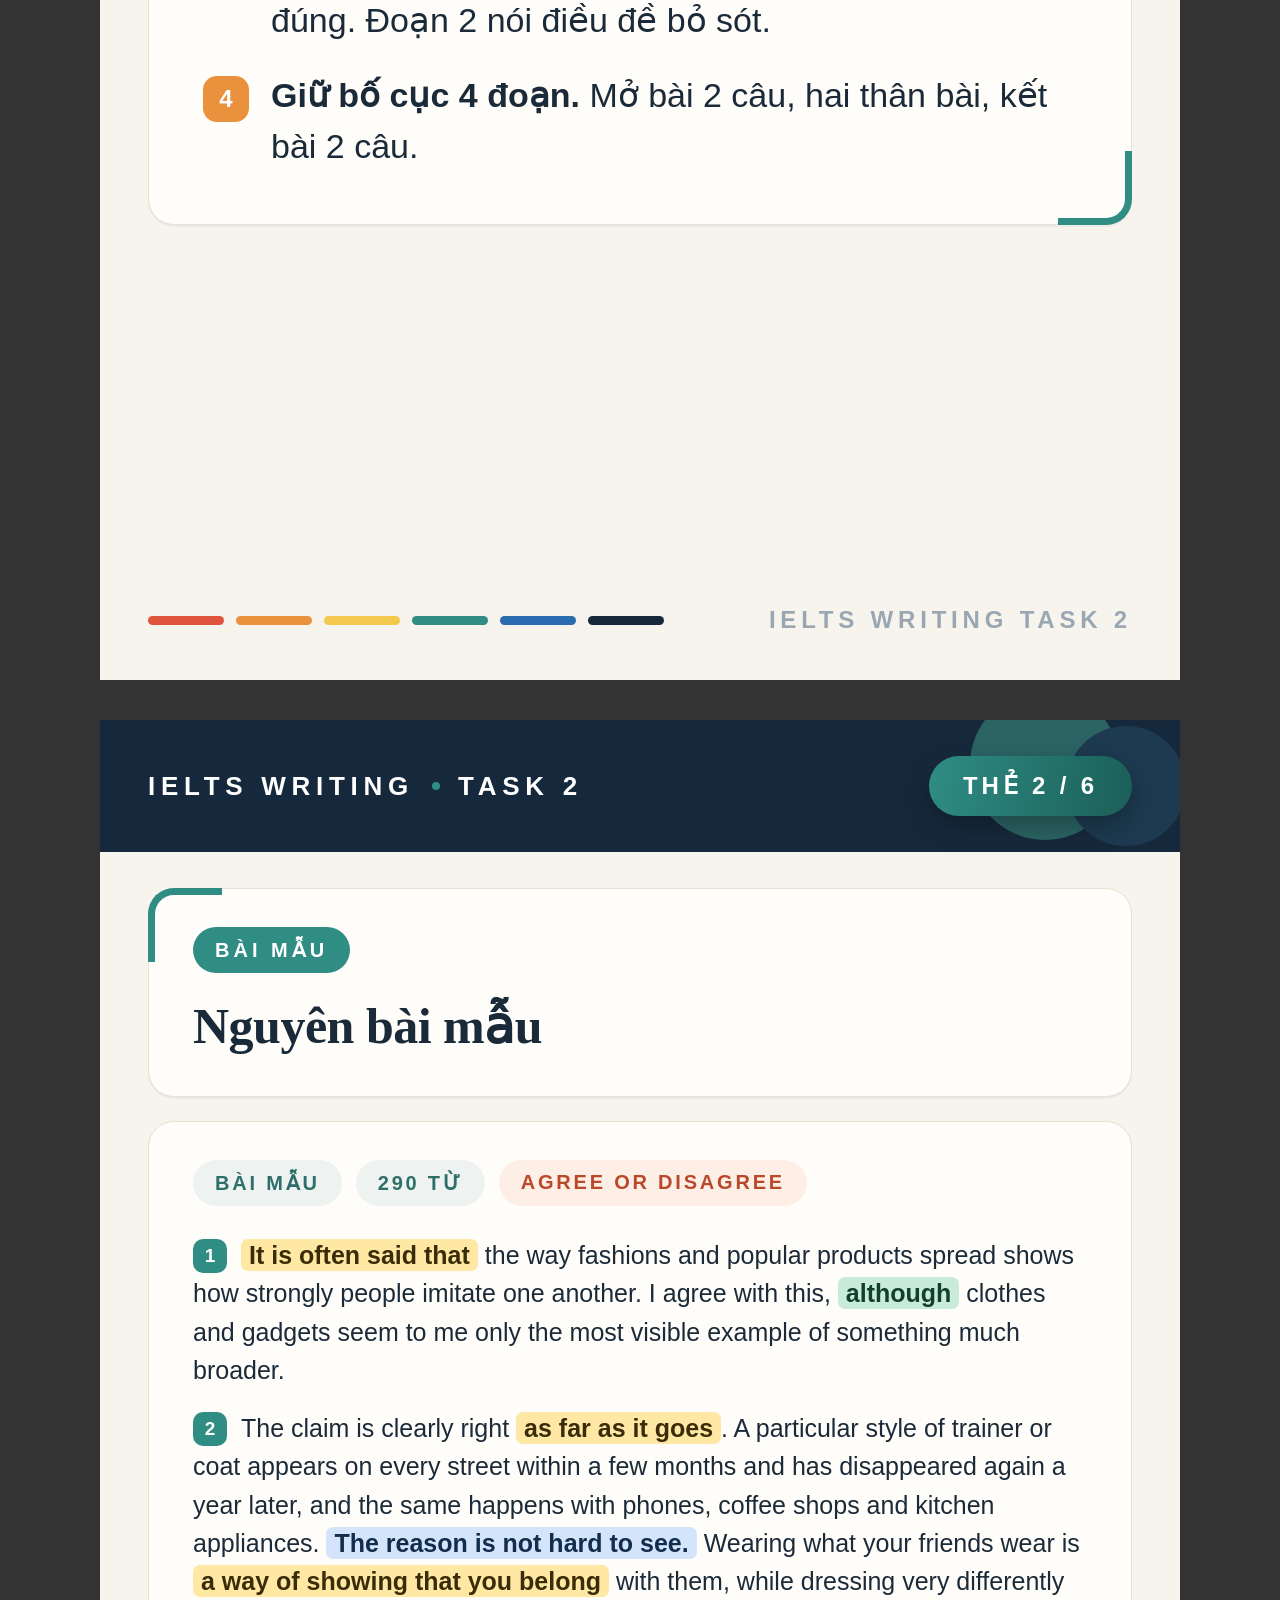
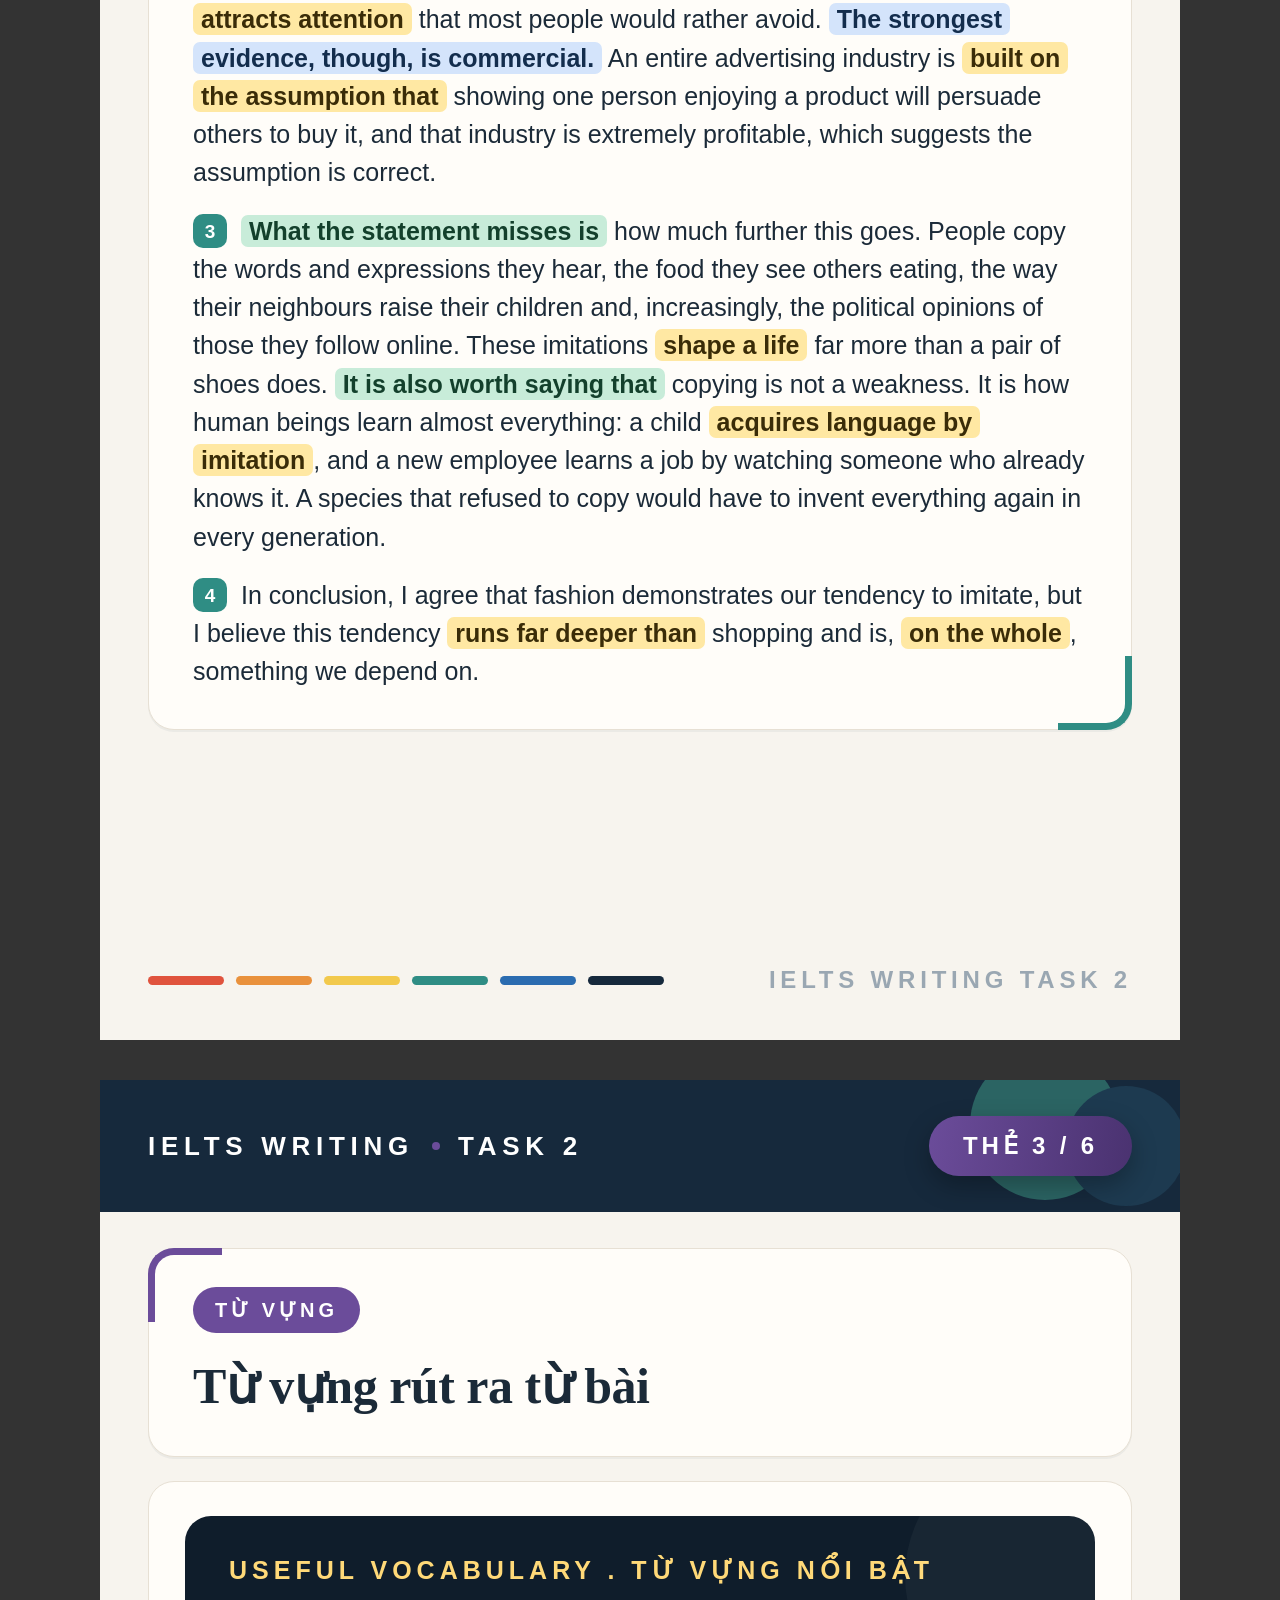
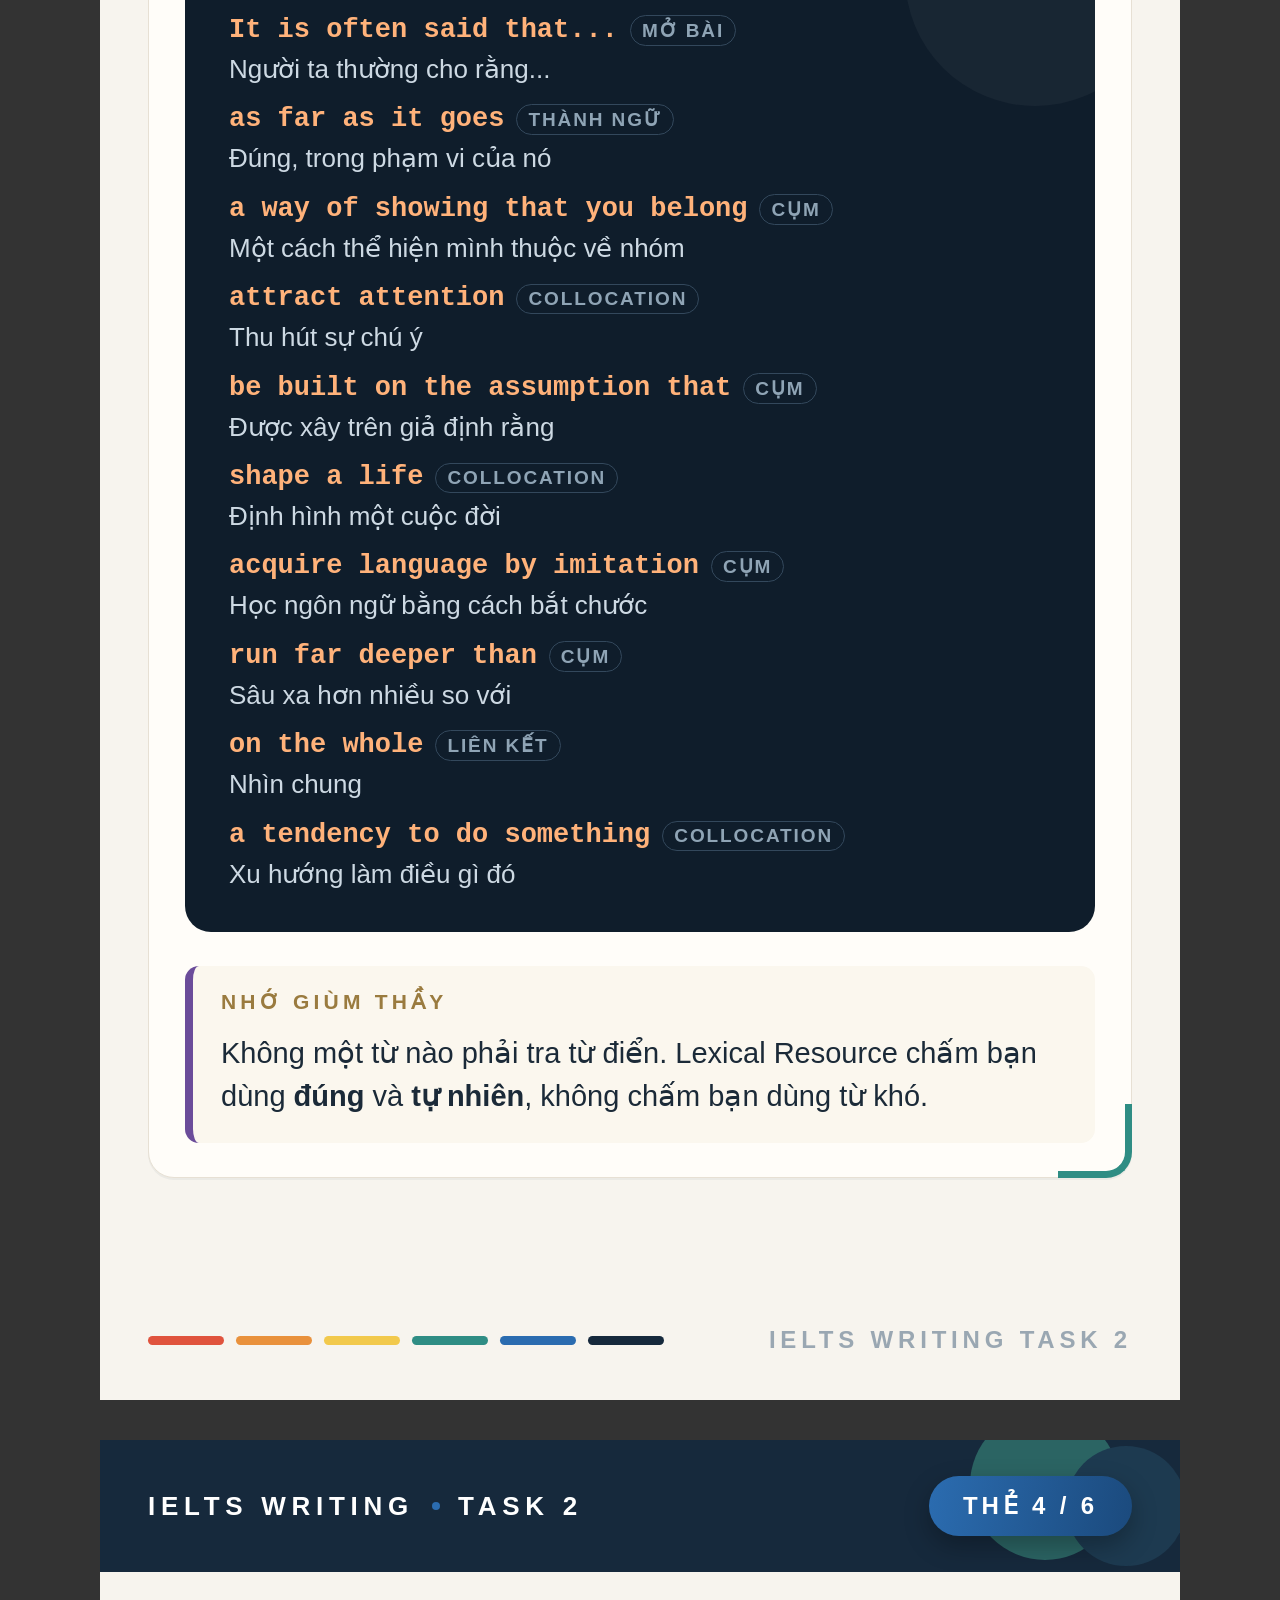
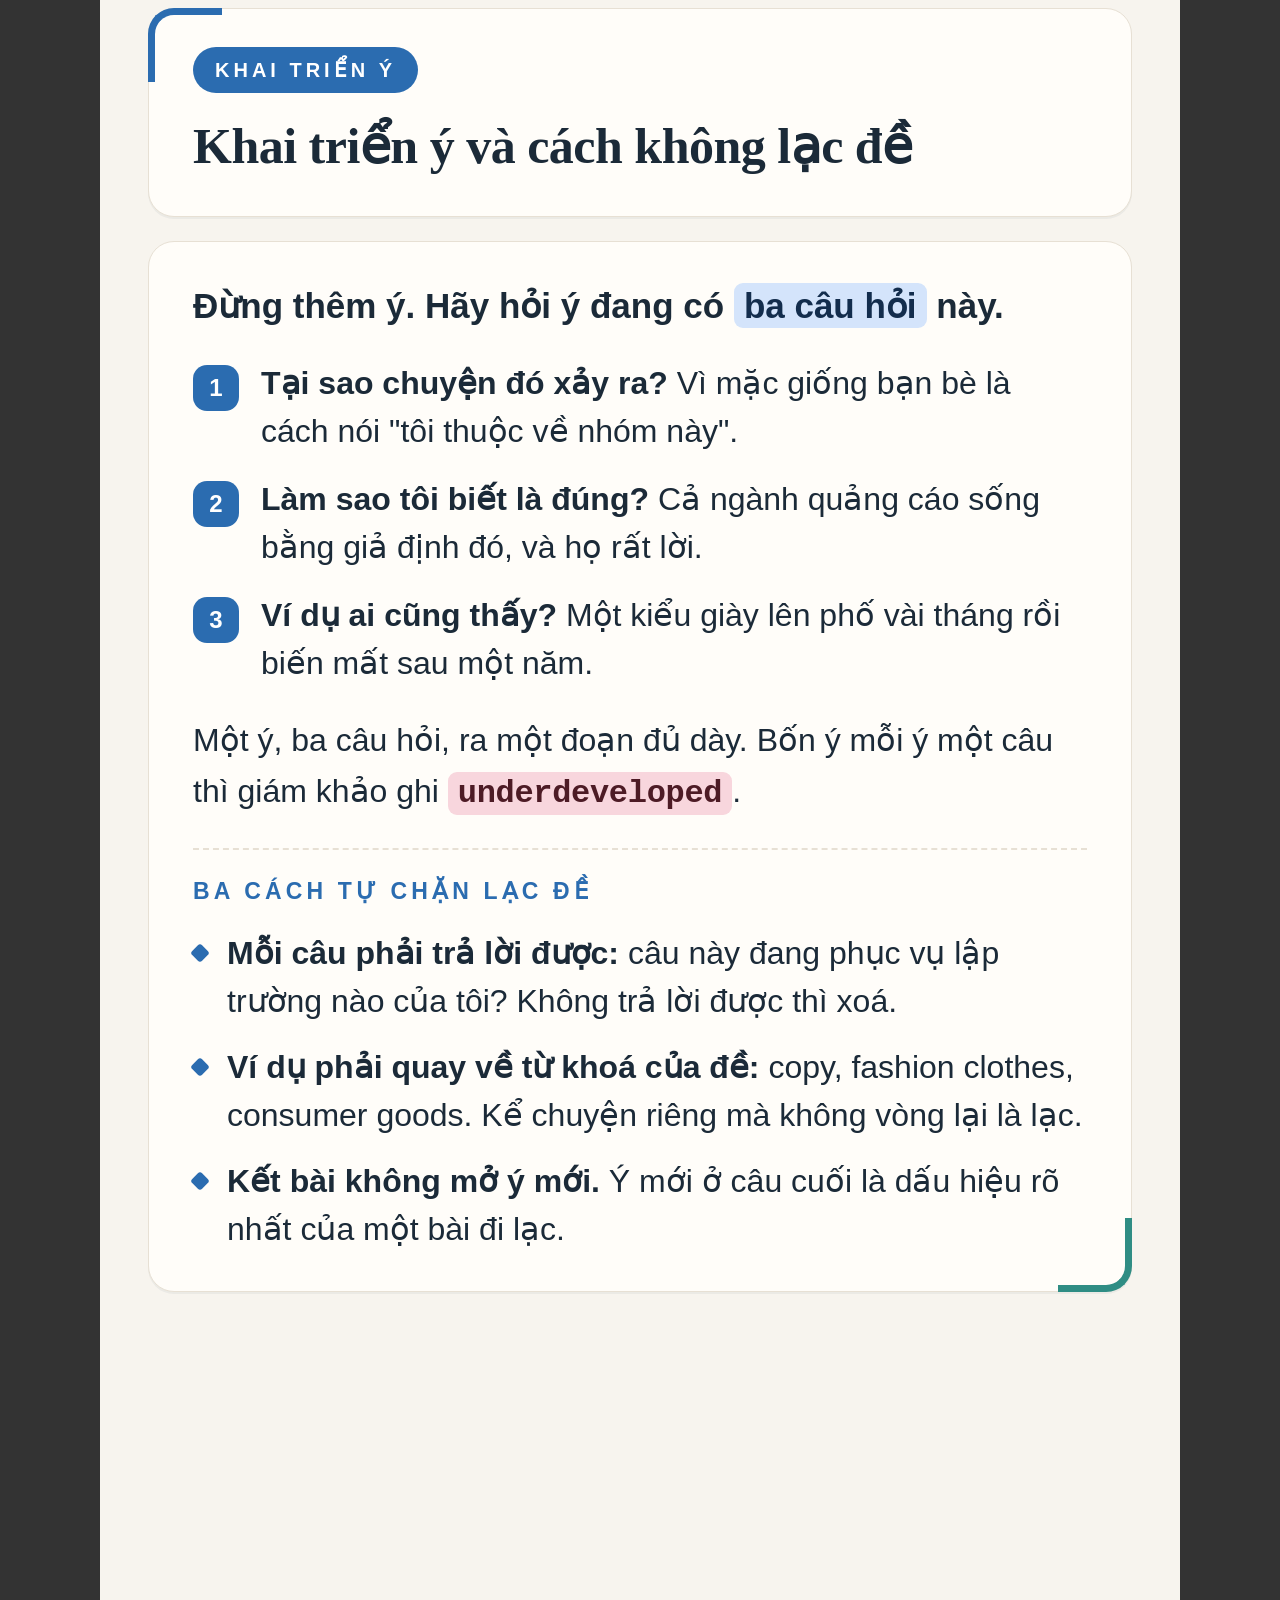
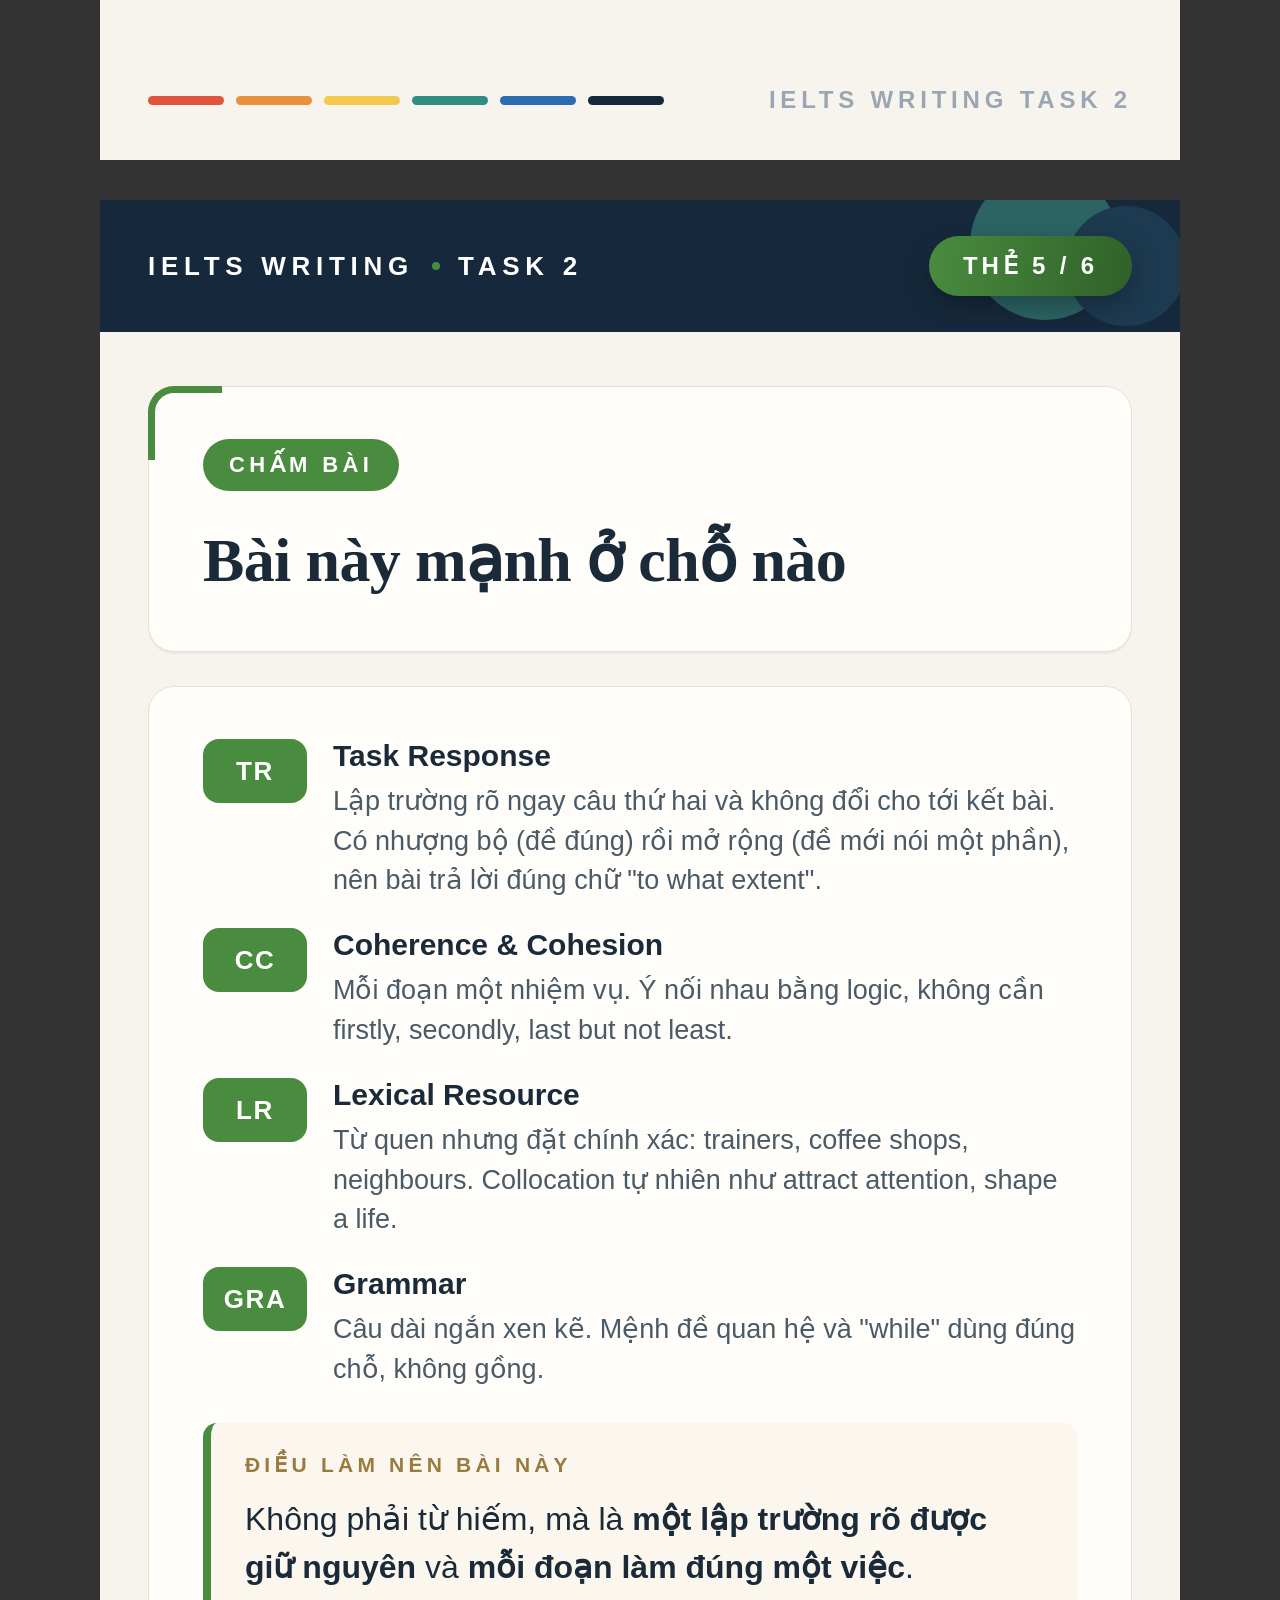
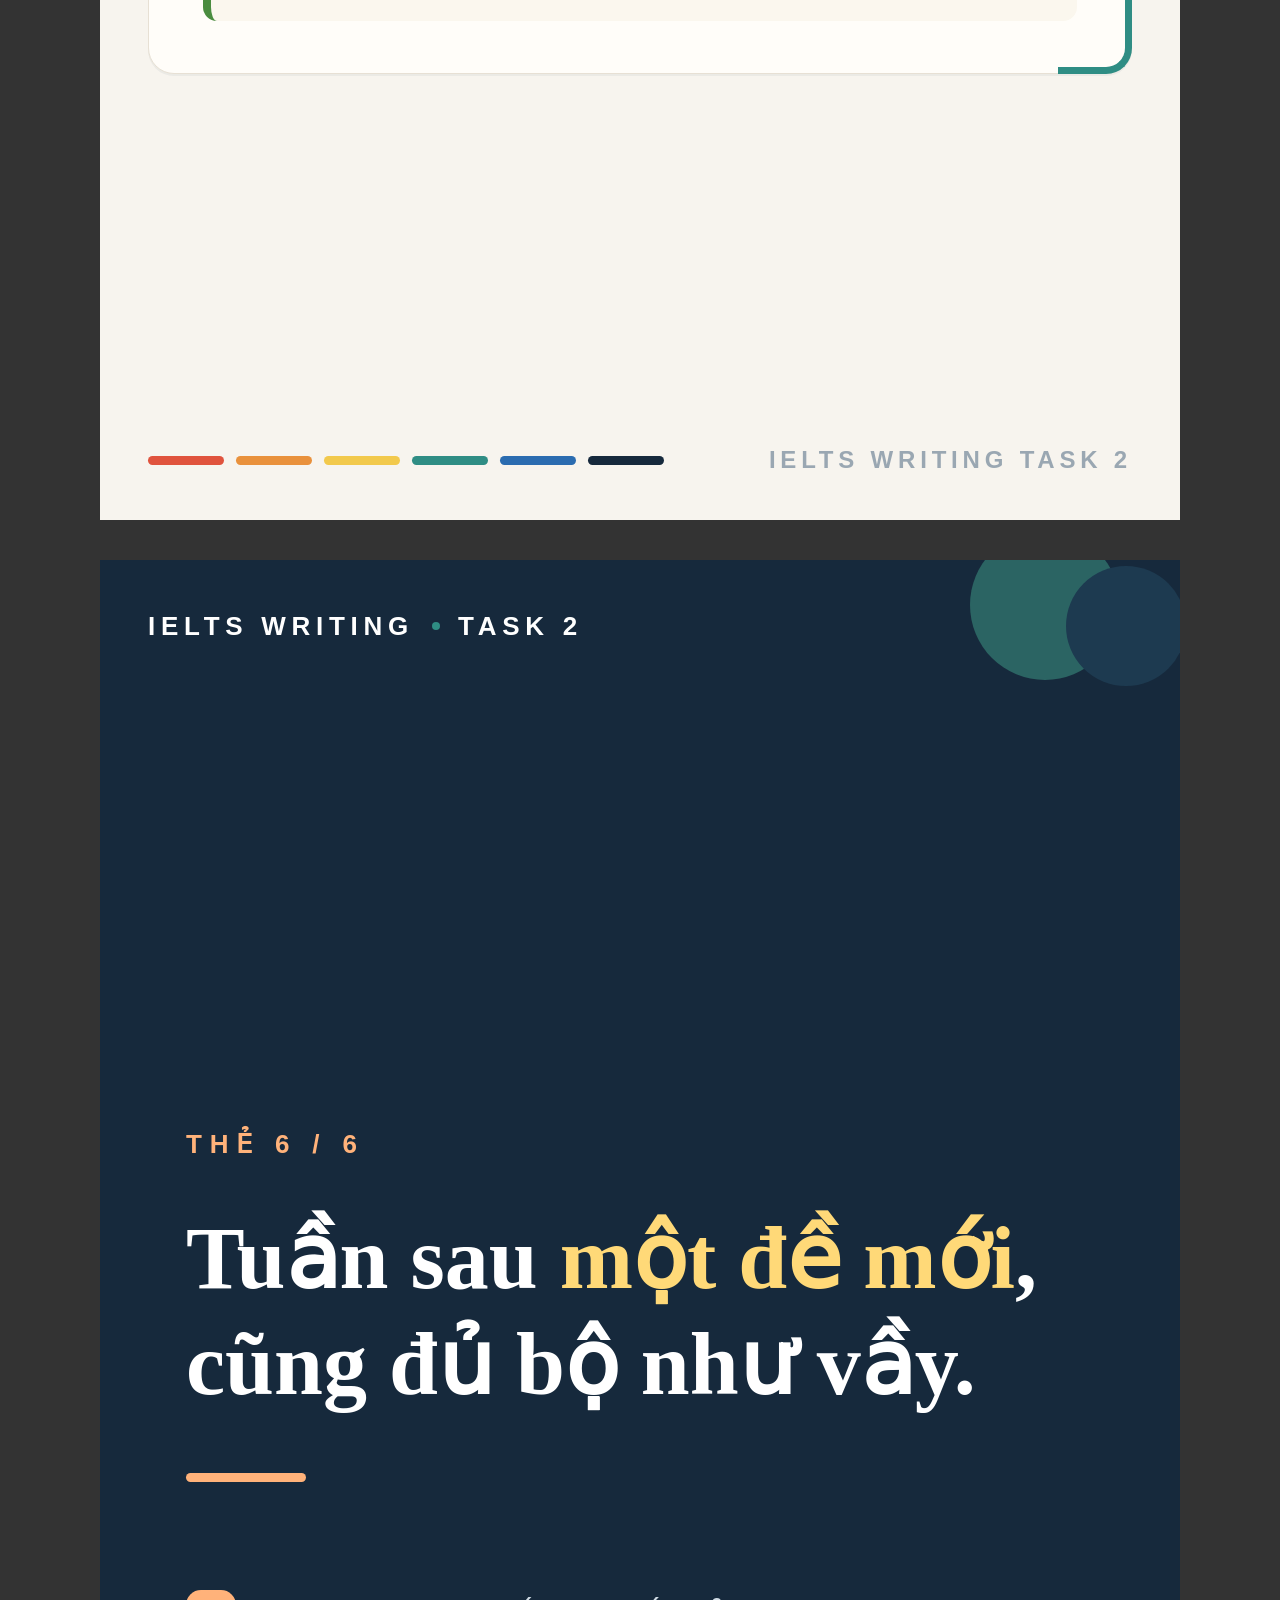
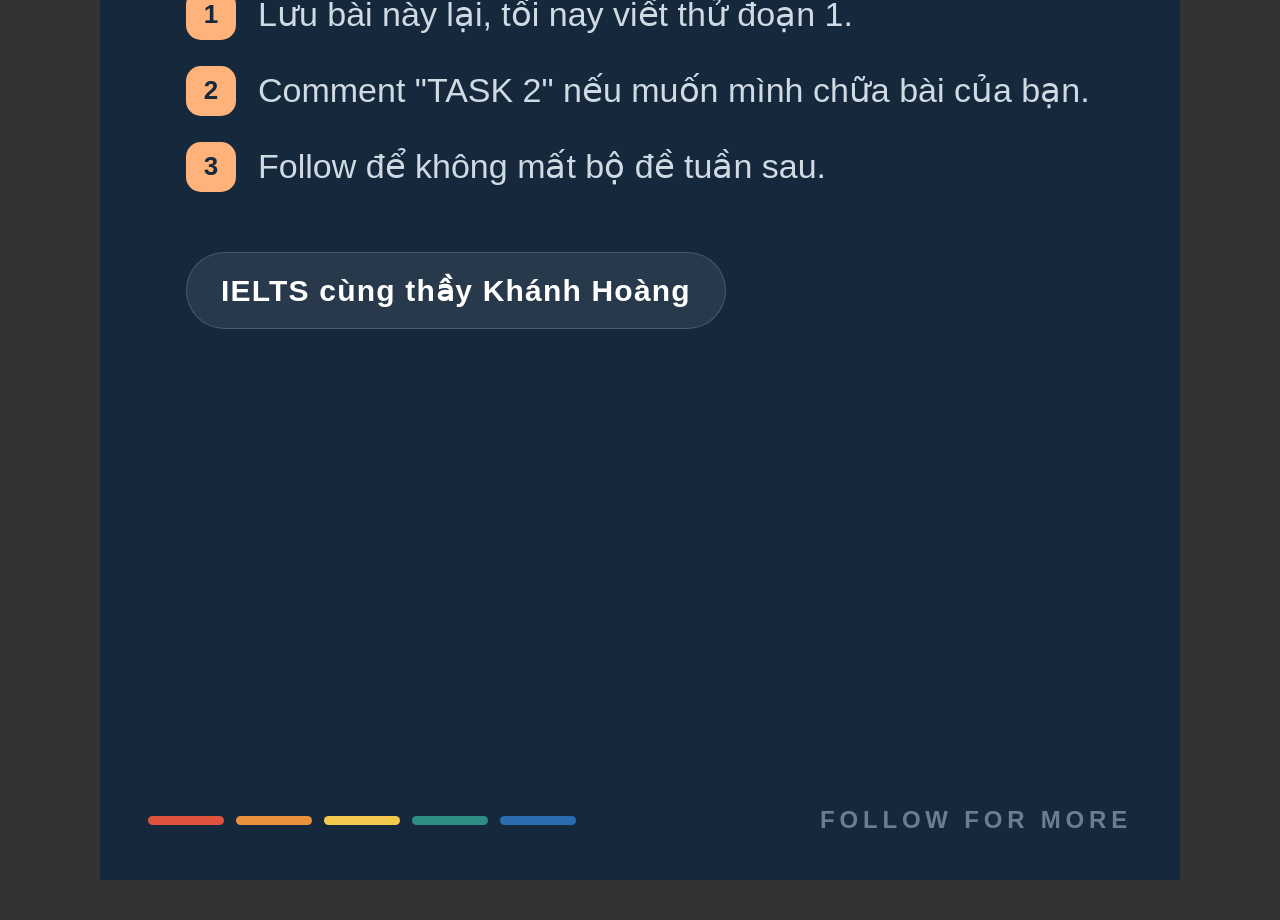
<file: tiktok/task2-full.html>
<!doctype html>
<html lang="vi">
<head>
<meta charset="utf-8">
<title>Thẻ TikTok: Writing Task 2 trọn bộ</title>
<link rel="stylesheet" href="cards.css">
</head>
<body>
<div id="deck"></div>
<script>
const BARS = ['#e0533d','#e9913c','#f2c94c','#2f8d84','#2b6cb0','#16293c'];

const CARDS = [

/* 1. HOOK */
{kind:'hook', ac:'#e0533d', ac2:'#b9372a',
 kicker:'IELTS Writing Task 2',
 big:'Một bài viết tốt <u>không có lấy một từ khó</u>.',
 sub:'Nguyên bài, từ vựng và chỗ bài này ăn điểm đều nằm trong 7 thẻ. Lưu lại trước khi lướt tiếp.'},

/* 2. ĐỀ + HƯỚNG TIẾP CẬN */
{ac:'#e9913c', ac2:'#c26a1f', badge:'Thẻ 1 / 6', chip:'Đề bài',
 title:'Đề bài và hướng tiếp cận',
 html:`<div class="q">"The tendency of human beings to copy one another is shown in the popularity of fashion clothes and consumer goods. <mark class="en">To what extent do you agree?</mark>"</div>
 <div class="split"><div class="split__t">Hướng tiếp cận trong 4 bước</div>
 <ul class="steps">
   <li><b>1</b><span><b>Đọc kỹ "to what extent".</b> Đề hỏi <b>mức độ</b>, không bắt chọn trắng hoặc đen.</span></li>
   <li><b>2</b><span><b>Chốt lập trường.</b> Đồng ý, nhưng quần áo mới là phần dễ thấy nhất của một thứ rộng hơn.</span></li>
   <li><b>3</b><span><b>Chia việc cho hai đoạn.</b> Đoạn 1 chứng minh đề đúng. Đoạn 2 nói điều đề bỏ sót.</span></li>
   <li><b>4</b><span><b>Giữ bố cục 4 đoạn.</b> Mở bài 2 câu, hai thân bài, kết bài 2 câu.</span></li>
 </ul></div>`},

/* 3. CẢ BÀI WRITING */
{ac:'#2f8d84', ac2:'#1b5f58', tight:1, badge:'Thẻ 2 / 6', chip:'Bài mẫu',
 title:'Nguyên bài mẫu',
 html:`<div class="meta"><span>Bài mẫu</span><span>290 từ</span><span class="hot">Agree or disagree</span></div>
 <div class="essay">
 <p><span class="pnum">1</span><mark>It is often said that</mark> the way fashions and popular products spread shows how strongly people imitate one another. I agree with this, <mark class="g">although</mark> clothes and gadgets seem to me only the most visible example of something much broader.</p>
 <p><span class="pnum">2</span>The claim is clearly right <mark>as far as it goes</mark>. A particular style of trainer or coat appears on every street within a few months and has disappeared again a year later, and the same happens with phones, coffee shops and kitchen appliances. <mark class="b">The reason is not hard to see.</mark> Wearing what your friends wear is <mark>a way of showing that you belong</mark> with them, while dressing very differently <mark>attracts attention</mark> that most people would rather avoid. <mark class="b">The strongest evidence, though, is commercial.</mark> An entire advertising industry is <mark>built on the assumption that</mark> showing one person enjoying a product will persuade others to buy it, and that industry is extremely profitable, which suggests the assumption is correct.</p>
 <p><span class="pnum">3</span><mark class="g">What the statement misses is</mark> how much further this goes. People copy the words and expressions they hear, the food they see others eating, the way their neighbours raise their children and, increasingly, the political opinions of those they follow online. These imitations <mark>shape a life</mark> far more than a pair of shoes does. <mark class="g">It is also worth saying that</mark> copying is not a weakness. It is how human beings learn almost everything: a child <mark>acquires language by imitation</mark>, and a new employee learns a job by watching someone who already knows it. A species that refused to copy would have to invent everything again in every generation.</p>
 <p><span class="pnum">4</span>In conclusion, I agree that fashion demonstrates our tendency to imitate, but I believe this tendency <mark>runs far deeper than</mark> shopping and is, <mark>on the whole</mark>, something we depend on.</p>
 </div>`},

/* 4. TỪ VỰNG */
{ac:'#6b4c9a', ac2:'#4a3270', tight:1, badge:'Thẻ 3 / 6', chip:'Từ vựng',
 title:'Từ vựng rút ra từ bài',
 bare:1,
 vocab:[
  ['It is often said that...','mở bài','Người ta thường cho rằng...'],
  ['as far as it goes','thành ngữ','Đúng, trong phạm vi của nó'],
  ['a way of showing that you belong','cụm','Một cách thể hiện mình thuộc về nhóm'],
  ['attract attention','collocation','Thu hút sự chú ý'],
  ['be built on the assumption that','cụm','Được xây trên giả định rằng'],
  ['shape a life','collocation','Định hình một cuộc đời'],
  ['acquire language by imitation','cụm','Học ngôn ngữ bằng cách bắt chước'],
  ['run far deeper than','cụm','Sâu xa hơn nhiều so với'],
  ['on the whole','liên kết','Nhìn chung'],
  ['a tendency to do something','collocation','Xu hướng làm điều gì đó']
 ],
 note:'Không một từ nào phải tra từ điển. Lexical Resource chấm bạn dùng <b>đúng</b> và <b>tự nhiên</b>, không chấm bạn dùng từ khó.'},

/* 5. KHAI TRIỂN Ý + TRÁNH LẠC ĐỀ */
{ac:'#2b6cb0', ac2:'#1b4a7d', tight:1, badge:'Thẻ 4 / 6', chip:'Khai triển ý',
 title:'Khai triển ý và cách không lạc đề',
 html:`<p class="body lead">Đừng thêm ý. Hãy hỏi ý đang có <mark class="b">ba câu hỏi</mark> này.</p>
 <ul class="steps">
   <li><b>1</b><span><b>Tại sao chuyện đó xảy ra?</b> Vì mặc giống bạn bè là cách nói "tôi thuộc về nhóm này".</span></li>
   <li><b>2</b><span><b>Làm sao tôi biết là đúng?</b> Cả ngành quảng cáo sống bằng giả định đó, và họ rất lời.</span></li>
   <li><b>3</b><span><b>Ví dụ ai cũng thấy?</b> Một kiểu giày lên phố vài tháng rồi biến mất sau một năm.</span></li>
 </ul>
 <p class="body" style="margin-top:28px">Một ý, ba câu hỏi, ra một đoạn đủ dày. Bốn ý mỗi ý một câu thì giám khảo ghi <mark class="p en">underdeveloped</mark>.</p>
 <div class="split"><div class="split__t">Ba cách tự chặn lạc đề</div>
 <ul class="dots">
   <li><span><b>Mỗi câu phải trả lời được:</b> câu này đang phục vụ lập trường nào của tôi? Không trả lời được thì xoá.</span></li>
   <li><span><b>Ví dụ phải quay về từ khoá của đề:</b> copy, fashion clothes, consumer goods. Kể chuyện riêng mà không vòng lại là lạc.</span></li>
   <li><span><b>Kết bài không mở ý mới.</b> Ý mới ở câu cuối là dấu hiệu rõ nhất của một bài đi lạc.</span></li>
 </ul></div>`},

/* 6. ĐÁNH GIÁ VÀ PHÂN TÍCH */
{ac:'#4a8c3f', ac2:'#2f6128', badge:'Thẻ 5 / 6', chip:'Chấm bài',
 title:'Bài này mạnh ở chỗ nào',
 html:`<div class="crit">
  <div><span class="band">TR</span><span><span class="t">Task Response</span><span class="d">Lập trường rõ ngay câu thứ hai và không đổi cho tới kết bài. Có nhượng bộ (đề đúng) rồi mở rộng (đề mới nói một phần), nên bài trả lời đúng chữ "to what extent".</span></span></div>
  <div><span class="band">CC</span><span><span class="t">Coherence &amp; Cohesion</span><span class="d">Mỗi đoạn một nhiệm vụ. Ý nối nhau bằng logic, không cần firstly, secondly, last but not least.</span></span></div>
  <div><span class="band">LR</span><span><span class="t">Lexical Resource</span><span class="d">Từ quen nhưng đặt chính xác: trainers, coffee shops, neighbours. Collocation tự nhiên như attract attention, shape a life.</span></span></div>
  <div><span class="band">GRA</span><span><span class="t">Grammar</span><span class="d">Câu dài ngắn xen kẽ. Mệnh đề quan hệ và "while" dùng đúng chỗ, không gồng.</span></span></div>
 </div>
 <div class="note"><div class="note__t">Điều làm nên bài này</div><p>Không phải từ hiếm, mà là <b>một lập trường rõ được giữ nguyên</b> và <b>mỗi đoạn làm đúng một việc</b>.</p></div>`},

/* 7. OUTRO */
{kind:'outro', ac:'#2f8d84', ac2:'#1b5f58',
 kicker:'Thẻ 6 / 6',
 big:'Tuần sau <u>một đề mới</u>, cũng đủ bộ như vầy.',
 cta:[
  'Lưu bài này lại, tối nay viết thử đoạn 1.',
  'Comment "TASK 2" nếu muốn mình chữa bài của bạn.',
  'Follow để không mất bộ đề tuần sau.'
 ],
 handle:'IELTS cùng thầy Khánh Hoàng'}
];

const deck = document.getElementById('deck');
CARDS.forEach(c => {
  const el = document.createElement('section');
  el.className = 'card' + (c.kind === 'hook' || c.kind === 'outro' ? ' card--hook' : '') + (c.tight ? ' card--tight' : '');
  el.style.setProperty('--ac', c.ac);
  el.style.setProperty('--ac2', c.ac2 || c.ac);

  const head = `
    <div class="top">
      <div class="top__circles"><span class="c1"></span><span class="c2"></span></div>
      <div class="top__brand"><span>IELTS Writing</span><i></i><span>Task 2</span></div>
      ${c.badge ? `<div class="top__badge">${c.badge}</div>` : ''}
    </div>`;
  const bars = `<div class="bars">${BARS.map(b=>`<span style="background:${b}"></span>`).join('')}</div>`;

  if (c.kind === 'hook') {
    el.innerHTML = head + `
      <div class="wrap">
        <div class="hook__kicker">${c.kicker}</div>
        <div class="hook__big">${c.big}</div>
        <div class="hook__rule"></div>
        <div class="hook__sub">${c.sub}</div>
      </div>
      <div class="foot">${bars}<div class="sig">Cuộn tiếp</div></div>`;
  } else if (c.kind === 'outro') {
    el.innerHTML = head + `
      <div class="wrap">
        <div class="hook__kicker">${c.kicker}</div>
        <div class="hook__big">${c.big}</div>
        <div class="hook__rule"></div>
        <ul class="cta">${c.cta.map((t,i)=>`<li><b>${i+1}</b><span>${t}</span></li>`).join('')}</ul>
        <div><div class="handle">${c.handle}</div></div>
      </div>
      <div class="foot">${bars}<div class="sig">Follow for more</div></div>`;
  } else {
    const vocab = c.vocab ? `
      <div class="dark">
        <div class="dark__t">Useful vocabulary . Từ vựng nổi bật</div>
        <div class="vrow">${c.vocab.map(([k,t,v])=>
          `<div><span class="vk"><span class="k">${k}</span><span class="tag">${t}</span></span><span class="v">${v}</span></div>`
        ).join('')}</div>
      </div>
      ${c.note ? `<div class="note" style="margin-top:34px"><div class="note__t">Nhớ giùm thầy</div><p>${c.note}</p></div>` : ''}` : '';
    el.innerHTML = head + `
      <div class="wrap">
        <div class="panel">
          <div class="corner corner--tl"></div>
          <div class="chip chip--ac">${c.chip}</div>
          <h1${c.title.length > 34 ? ' class="sm"' : ''}>${c.title}</h1>
        </div>
        <div class="panel panel--grow"${c.bare ? ' style="padding:34px 36px"' : ''}>
          <div class="corner corner--br"></div>
          ${c.html || ''}${vocab}
        </div>
      </div>
      <div class="foot">${bars}<div class="sig">IELTS Writing Task 2</div></div>`;
  }
  deck.appendChild(el);
});
</script>
</body>
</html>
</file>
<file: assets/css/style.css>
/* ===========================================================
   Speaking can ban 1: Am cuoi
   =========================================================== */

:root {
  --bg: #f6f7fb;
  --bg-2: #ffffff;
  --bg-soft: #eef1f8;
  --ink: #141a2a;
  --ink-2: #4a5568;
  --ink-3: #8a93a6;
  --line: #e2e6f0;
  --brand: #4338ca;
  --brand-soft: #eef0ff;
  --ok: #15803d;
  --ok-soft: #e7f6ec;
  --no: #c2334d;
  --no-soft: #fdecef;
  --shadow: 0 1px 2px rgba(20, 26, 42, .05), 0 12px 30px rgba(20, 26, 42, .07);
  --shadow-sm: 0 1px 2px rgba(20, 26, 42, .06), 0 4px 12px rgba(20, 26, 42, .05);
  --r: 18px;
  --t: 140ms;
  --btn-ink: #ffffff;
  --c-t: #e07a3f;
  --c-d: #8b5cf6;
  --c-k: #0d9488;
  --c-s: #2563eb;
  --c-z: #db2777;
}

@media (prefers-color-scheme: dark) {
  :root:not([data-theme="light"]) {
    --bg: #0d1017;
    --bg-2: #161a24;
    --bg-soft: #1d2230;
    --ink: #eef1f8;
    --ink-2: #b3bbcc;
    --ink-3: #7d869b;
    --line: #272d3c;
    --brand: #a5b4fc;
    --brand-soft: #1f2436;
    --ok: #6ee7a8;
    --ok-soft: #122a1e;
    --no: #fca5b5;
    --no-soft: #2d1620;
    --shadow: 0 1px 2px rgba(0, 0, 0, .4), 0 14px 34px rgba(0, 0, 0, .45);
    --shadow-sm: 0 1px 2px rgba(0, 0, 0, .35), 0 4px 14px rgba(0, 0, 0, .3);
    --btn-ink: #10131c;
    --c-t: #f0975f;
    --c-d: #a78bfa;
    --c-k: #2dd4bf;
    --c-s: #60a5fa;
    --c-z: #f472b6;
  }
}

:root[data-theme="dark"] {
  --bg: #0d1017;
  --bg-2: #161a24;
  --bg-soft: #1d2230;
  --ink: #eef1f8;
  --ink-2: #b3bbcc;
  --ink-3: #7d869b;
  --line: #272d3c;
  --brand: #a5b4fc;
  --brand-soft: #1f2436;
  --ok: #6ee7a8;
  --ok-soft: #122a1e;
  --no: #fca5b5;
  --no-soft: #2d1620;
  --shadow: 0 1px 2px rgba(0, 0, 0, .4), 0 14px 34px rgba(0, 0, 0, .45);
  --shadow-sm: 0 1px 2px rgba(0, 0, 0, .35), 0 4px 14px rgba(0, 0, 0, .3);
  --btn-ink: #10131c;
  --c-t: #f0975f;
  --c-d: #a78bfa;
  --c-k: #2dd4bf;
  --c-s: #60a5fa;
  --c-z: #f472b6;
}

* { box-sizing: border-box; }

html, body { height: 100%; }

body {
  margin: 0;
  background: var(--bg);
  color: var(--ink);
  font-family: 'Be Vietnam Pro', ui-sans-serif, system-ui, -apple-system, 'Segoe UI', Roboto, sans-serif;
  font-size: 16px;
  line-height: 1.6;
  -webkit-font-smoothing: antialiased;
  overflow-x: hidden;
}

body::before {
  content: '';
  position: fixed;
  inset: 0;
  pointer-events: none;
  z-index: 0;
  background:
    radial-gradient(60rem 36rem at 86% -12%, color-mix(in srgb, var(--c-z) 14%, transparent), transparent 70%),
    radial-gradient(52rem 34rem at -8% 8%, color-mix(in srgb, var(--c-s) 16%, transparent), transparent 70%),
    radial-gradient(44rem 30rem at 50% 118%, color-mix(in srgb, var(--c-k) 13%, transparent), transparent 70%);
}

button, input, select { font: inherit; color: inherit; }
button { cursor: pointer; }

/* ---------- Thanh tien do ---------- */
.progress {
  position: fixed; top: 0; left: 0; right: 0; height: 4px;
  background: transparent; z-index: 60;
}
.progress__bar {
  height: 100%; width: 0;
  background: linear-gradient(90deg, var(--c-s), var(--c-z), var(--c-t));
  border-radius: 0 4px 4px 0;
  transition: width 420ms cubic-bezier(.22, 1, .36, 1);
}

/* ---------- Topbar ---------- */
.topbar {
  position: sticky; top: 0; z-index: 50;
  display: flex; align-items: center; gap: 12px;
  padding: 12px 16px;
  background: color-mix(in srgb, var(--bg) 86%, transparent);
  backdrop-filter: blur(14px);
  border-bottom: 1px solid var(--line);
}
.brand { display: flex; align-items: center; gap: 10px; margin-right: auto; min-width: 0; }
.brand__mark {
  width: 34px; height: 34px; flex: none; border-radius: 11px;
  display: grid; place-items: center; font-weight: 800; font-size: 15px; color: #fff;
  background: linear-gradient(135deg, var(--c-s), var(--c-z));
  box-shadow: var(--shadow-sm);
}
.brand__txt { min-width: 0; }
.brand__t { font-weight: 700; font-size: 14px; line-height: 1.25; white-space: nowrap; overflow: hidden; text-overflow: ellipsis; }
.brand__s { font-size: 11.5px; color: var(--ink-3); line-height: 1.25; }

.tool {
  display: inline-flex; align-items: center; gap: 6px;
  height: 36px; padding: 0 12px;
  border: 1px solid var(--line); border-radius: 11px;
  background: var(--bg-2); color: var(--ink-2);
  font-size: 13px; font-weight: 600;
  transition: transform var(--t), border-color var(--t), color var(--t);
}
.tool:hover { transform: translateY(-1px); border-color: color-mix(in srgb, var(--brand) 45%, var(--line)); color: var(--ink); }
.tool--icon { padding: 0; width: 36px; justify-content: center; font-size: 15px; }
select.tool { max-width: 180px; }

@media (max-width: 760px) {
  .hide-sm { display: none !important; }
  .brand__s { display: none; }
}

/* ---------- Deck ---------- */
.deck {
  position: relative; z-index: 1;
  max-width: 980px;
  margin: 0 auto;
  padding: 28px 16px 120px;
}
.slide { display: none; }
.slide.is-active { display: block; animation: slideIn 420ms cubic-bezier(.22, 1, .36, 1) both; }
@keyframes slideIn {
  from { opacity: 0; transform: translateY(18px) scale(.995); }
  to { opacity: 1; transform: none; }
}

.eyebrow {
  display: inline-flex; align-items: center; gap: 8px;
  font-size: 12px; font-weight: 700; letter-spacing: .08em; text-transform: uppercase;
  color: var(--brand);
  background: var(--brand-soft);
  padding: 6px 12px; border-radius: 999px; margin-bottom: 14px;
}
h1 { font-size: clamp(30px, 6vw, 48px); line-height: 1.12; margin: 0 0 14px; letter-spacing: -.02em; font-weight: 800; }
h2 { font-size: clamp(23px, 4.2vw, 33px); line-height: 1.2; margin: 0 0 10px; letter-spacing: -.015em; font-weight: 800; }
h3 { font-size: 17px; margin: 0 0 8px; font-weight: 700; }
.lead { font-size: clamp(16px, 2.2vw, 18.5px); color: var(--ink-2); margin: 0 0 22px; max-width: 62ch; }
p { margin: 0 0 12px; }

.card {
  background: var(--bg-2);
  border: 1px solid var(--line);
  border-radius: var(--r);
  padding: 20px;
  box-shadow: var(--shadow-sm);
}
.grid { display: grid; gap: 14px; }
.grid--2 { grid-template-columns: repeat(2, 1fr); }
.grid--3 { grid-template-columns: repeat(3, 1fr); }
@media (max-width: 760px) { .grid--2, .grid--3 { grid-template-columns: 1fr; } }

.reveal { opacity: 0; transform: translateY(14px); animation: rise 520ms cubic-bezier(.22, 1, .36, 1) forwards; }
@keyframes rise { to { opacity: 1; transform: none; } }

/* ---------- Nut ---------- */
.btn {
  display: inline-flex; align-items: center; justify-content: center; gap: 8px;
  padding: 11px 18px; border-radius: 13px; border: 1px solid transparent;
  font-weight: 700; font-size: 14.5px;
  background: var(--brand); color: var(--btn-ink);
  text-decoration: none;
  box-shadow: var(--shadow-sm);
  transition: transform var(--t), filter var(--t), background var(--t);
}
.btn:hover { transform: translateY(-2px); filter: brightness(1.05); }
.btn:active { transform: translateY(0) scale(.98); }
.btn--ghost { background: var(--bg-2); color: var(--ink); border-color: var(--line); box-shadow: none; }
.btn--ghost:hover { border-color: color-mix(in srgb, var(--brand) 50%, var(--line)); }
.btn--rec { background: var(--no); color: var(--btn-ink); }
.btn[disabled] { opacity: .45; pointer-events: none; }

/* ---------- The am ---------- */
.sound-chip {
  display: inline-flex; align-items: center; justify-content: center;
  min-width: 52px; height: 36px; padding: 0 12px;
  border-radius: 11px; font-weight: 800; font-size: 16px;
  background: color-mix(in srgb, var(--c) 16%, var(--bg-2));
  color: var(--c);
  border: 1px solid color-mix(in srgb, var(--c) 32%, transparent);
}

.soundcard {
  position: relative; overflow: hidden;
  background: var(--bg-2); border: 1px solid var(--line);
  border-radius: var(--r); padding: 18px; text-align: left;
  box-shadow: var(--shadow-sm);
  transition: transform 220ms cubic-bezier(.22, 1, .36, 1), box-shadow 220ms, border-color 220ms;
  width: 100%;
}
.soundcard::after {
  content: ''; position: absolute; inset: 0 auto 0 0; width: 4px; background: var(--c);
  transform: scaleY(.25); transform-origin: center; transition: transform 240ms;
}
.soundcard:hover { transform: translateY(-4px); box-shadow: var(--shadow); border-color: color-mix(in srgb, var(--c) 40%, var(--line)); }
.soundcard:hover::after { transform: scaleY(1); }
.soundcard__ipa { font-size: 30px; font-weight: 800; color: var(--c); line-height: 1; }
.soundcard__kind { font-size: 12.5px; color: var(--ink-3); font-weight: 600; margin-top: 4px; }
.soundcard__ex { font-size: 13.5px; color: var(--ink-2); margin-top: 10px; }

/* ---------- Tu co the bam nghe ---------- */
.wordbtn {
  display: inline-flex; align-items: baseline; gap: 8px;
  padding: 10px 14px; border-radius: 12px;
  background: var(--bg-soft); border: 1px solid var(--line);
  font-weight: 600; font-size: 15.5px;
  transition: transform var(--t), background var(--t), border-color var(--t);
}
.wordbtn:hover { transform: translateY(-2px); border-color: color-mix(in srgb, var(--c, var(--brand)) 45%, var(--line)); }
.wordbtn.is-playing { background: color-mix(in srgb, var(--c, var(--brand)) 18%, var(--bg-2)); animation: pulse 700ms ease; }
@keyframes pulse { 0% { transform: scale(1); } 40% { transform: scale(1.06); } 100% { transform: scale(1); } }
.wordbtn .tail { color: var(--c, var(--brand)); border-bottom: 3px solid var(--c, var(--brand)); border-radius: 2px; }
.wordbtn .vi { font-size: 12.5px; color: var(--ink-3); font-weight: 500; }
.wordrow { display: flex; flex-wrap: wrap; gap: 10px; }

/* ---------- Bang quy tac ---------- */
.rule { display: grid; grid-template-columns: 92px 1fr; gap: 16px; align-items: start; padding: 16px 0; border-top: 1px solid var(--line); }
.rule:first-child { border-top: 0; }
.rule__out { font-size: 24px; font-weight: 800; color: var(--c); }
.rule__when { font-size: 14px; color: var(--ink-2); margin-bottom: 10px; }

/* ---------- Minigame ---------- */
.gamebar { display: flex; flex-wrap: wrap; align-items: center; gap: 10px; margin-bottom: 16px; }
.stat {
  display: inline-flex; align-items: center; gap: 7px;
  padding: 7px 13px; border-radius: 999px;
  background: var(--bg-soft); border: 1px solid var(--line);
  font-size: 13px; font-weight: 700; color: var(--ink-2);
}
.stat b { color: var(--ink); font-size: 14px; }
.stat.is-hot { background: color-mix(in srgb, var(--c-t) 16%, var(--bg-2)); border-color: color-mix(in srgb, var(--c-t) 40%, transparent); color: var(--c-t); animation: pop 320ms; }
@keyframes pop { 0% { transform: scale(1); } 45% { transform: scale(1.12); } 100% { transform: scale(1); } }

.choices { display: flex; flex-wrap: wrap; gap: 12px; }
.choice {
  flex: 1 1 110px; min-width: 100px;
  padding: 18px 12px; border-radius: 15px;
  border: 2px solid var(--line); background: var(--bg-2);
  font-size: 24px; font-weight: 800; color: var(--c, var(--ink));
  transition: transform 160ms cubic-bezier(.22, 1, .36, 1), border-color 160ms, background 160ms;
}
.choice:hover { transform: translateY(-3px); border-color: color-mix(in srgb, var(--c, var(--brand)) 55%, var(--line)); }
.choice small { display: block; font-size: 11.5px; font-weight: 600; color: var(--ink-3); margin-top: 4px; }
.choice.is-right { border-color: var(--ok); background: var(--ok-soft); animation: pop 340ms; }
.choice.is-wrong { border-color: var(--no); background: var(--no-soft); animation: shake 380ms; }
@keyframes shake {
  0%, 100% { transform: translateX(0); }
  20% { transform: translateX(-7px); } 40% { transform: translateX(6px); }
  60% { transform: translateX(-4px); } 80% { transform: translateX(3px); }
}

.feedback { min-height: 58px; margin-top: 16px; font-weight: 600; }
.feedback__in { padding: 13px 16px; border-radius: 13px; animation: rise 300ms cubic-bezier(.22,1,.36,1) both; }
.feedback__in.ok { background: var(--ok-soft); color: var(--ok); }
.feedback__in.no { background: var(--no-soft); color: var(--no); }

.speaker-wrap { display: grid; place-items: center; padding: 22px 0 10px; }
.speaker {
  width: 118px; height: 118px; border-radius: 50%;
  display: grid; place-items: center; font-size: 42px;
  background: linear-gradient(135deg, var(--c-s), var(--c-z));
  color: #fff; border: 0;
  box-shadow: 0 10px 30px color-mix(in srgb, var(--c-s) 35%, transparent);
  transition: transform 180ms;
}
.speaker:hover { transform: scale(1.05); }
.speaker.is-playing { animation: ripple 1.1s ease-out infinite; }
@keyframes ripple {
  0% { box-shadow: 0 0 0 0 color-mix(in srgb, var(--c-s) 42%, transparent); }
  100% { box-shadow: 0 0 0 28px transparent; }
}

/* ---------- Keo tha ---------- */
.chiprow { display: flex; flex-wrap: wrap; gap: 10px; min-height: 56px; padding: 12px; border-radius: 14px; background: var(--bg-soft); border: 1px dashed var(--line); }
.chip {
  padding: 10px 15px; border-radius: 11px;
  background: var(--bg-2); border: 1px solid var(--line);
  font-weight: 700; font-size: 15px; cursor: grab;
  box-shadow: var(--shadow-sm);
  transition: transform 160ms, border-color 160ms, opacity 160ms;
}
.chip:hover { transform: translateY(-2px); }
.chip.is-picked { border-color: var(--brand); background: var(--brand-soft); transform: translateY(-3px) scale(1.04); }
.chip.is-dragging { opacity: .4; }
.chip.is-right { border-color: var(--ok); background: var(--ok-soft); color: var(--ok); cursor: default; }
.chip.is-wrong { animation: shake 380ms; border-color: var(--no); }

.bins { display: grid; grid-template-columns: repeat(5, 1fr); gap: 10px; margin-top: 16px; }
@media (max-width: 760px) { .bins { grid-template-columns: repeat(2, 1fr); } }
.bin {
  border: 2px dashed color-mix(in srgb, var(--c) 40%, var(--line));
  border-radius: 15px; padding: 12px; min-height: 130px;
  background: color-mix(in srgb, var(--c) 7%, var(--bg-2));
  transition: transform 160ms, background 160ms, border-color 160ms;
}
.bin.is-over { transform: scale(1.03); border-color: var(--c); background: color-mix(in srgb, var(--c) 16%, var(--bg-2)); }
.bin__h { font-weight: 800; color: var(--c); font-size: 19px; text-align: center; margin-bottom: 8px; }
.bin__list { display: flex; flex-direction: column; gap: 7px; }
.bin__list .chip { font-size: 13.5px; padding: 7px 10px; text-align: center; }

/* ---------- Doan van ---------- */
.passage { font-size: clamp(18px, 2.6vw, 23px); line-height: 2.1; letter-spacing: .005em; }
.pw { display: inline-block; padding: 1px 2px; border-radius: 6px; transition: background 160ms, transform 160ms; }
.pw.is-on { background: color-mix(in srgb, var(--brand) 20%, transparent); transform: translateY(-2px); }
.pw .tail { color: var(--c); font-weight: 700; border-bottom: 3px solid var(--c); border-radius: 2px; }
.psent { display: flex; gap: 10px; align-items: flex-start; padding: 7px 0; }
.psent__play {
  flex: none; margin-top: 7px;
  width: 30px; height: 30px; border-radius: 50%;
  border: 1px solid var(--line); background: var(--bg-soft); color: var(--ink-2);
  display: grid; place-items: center; font-size: 12px;
  transition: transform var(--t), background var(--t), color var(--t);
}
.psent__play:hover { transform: scale(1.1); background: var(--brand-soft); color: var(--brand); }
.psent__play.is-on { background: var(--brand); color: var(--btn-ink); border-color: transparent; }
.pw .pt { color: var(--ink-3); }
.legend { display: flex; flex-wrap: wrap; gap: 8px; margin-bottom: 16px; }
.legend__i { display: inline-flex; align-items: center; gap: 6px; font-size: 13px; font-weight: 700; color: var(--c); }
.legend__i i { width: 11px; height: 11px; border-radius: 3px; background: var(--c); display: inline-block; }

.audio-slot { margin-top: 14px; }
.audio-slot audio { width: 100%; }

/* ---------- Checklist ---------- */
.check { display: flex; gap: 12px; align-items: flex-start; padding: 13px 0; border-top: 1px solid var(--line); }
.check:first-child { border-top: 0; }
.check__n { flex: none; width: 27px; height: 27px; border-radius: 9px; background: var(--brand-soft); color: var(--brand); display: grid; place-items: center; font-weight: 800; font-size: 13px; }

/* ---------- Navbar duoi ---------- */
.navbar {
  position: fixed; left: 50%; bottom: 18px; transform: translateX(-50%);
  z-index: 55; display: flex; align-items: center; gap: 8px;
  padding: 8px; border-radius: 999px;
  background: color-mix(in srgb, var(--bg-2) 92%, transparent);
  backdrop-filter: blur(14px);
  border: 1px solid var(--line);
  box-shadow: var(--shadow);
  max-width: calc(100vw - 24px);
}
.nav-btn {
  width: 42px; height: 42px; border-radius: 50%;
  border: 0; background: var(--bg-soft); color: var(--ink);
  display: grid; place-items: center; font-size: 17px;
  transition: transform var(--t), background var(--t);
}
.nav-btn:hover { transform: scale(1.08); background: var(--brand-soft); color: var(--brand); }
.nav-btn[disabled] { opacity: .35; pointer-events: none; }
.dots { display: flex; gap: 5px; padding: 0 4px; overflow: hidden; }
.dot { width: 8px; height: 8px; border-radius: 50%; border: 0; background: var(--line); transition: all 220ms; padding: 0; }
.dot:hover { transform: scale(1.4); }
.dot.is-on { width: 24px; border-radius: 999px; background: linear-gradient(90deg, var(--c-s), var(--c-z)); }
@media (max-width: 560px) { .dots { display: none; } }
.navpos { font-size: 13px; font-weight: 700; color: var(--ink-3); padding: 0 8px; white-space: nowrap; }

/* ---------- Muc luc ---------- */
.menu {
  position: fixed; inset: 0; z-index: 70;
  background: color-mix(in srgb, var(--ink) 40%, transparent);
  backdrop-filter: blur(6px);
  display: none; padding: 24px 16px; overflow: auto;
}
.menu.is-open { display: block; animation: rise 220ms ease both; }
.menu__panel { max-width: 640px; margin: 40px auto; background: var(--bg-2); border-radius: 22px; border: 1px solid var(--line); box-shadow: var(--shadow); overflow: hidden; }
.menu__h { padding: 18px 22px; border-bottom: 1px solid var(--line); display: flex; align-items: center; justify-content: space-between; }
.menu__item { display: flex; gap: 13px; align-items: center; width: 100%; text-align: left; padding: 13px 22px; background: none; border: 0; border-top: 1px solid var(--line); transition: background var(--t); }
.menu__item:hover { background: var(--bg-soft); }
.menu__item.is-on { background: var(--brand-soft); }
.menu__n { flex: none; width: 27px; height: 27px; border-radius: 9px; background: var(--bg-soft); display: grid; place-items: center; font-size: 12.5px; font-weight: 800; color: var(--ink-3); }
.menu__item.is-on .menu__n { background: var(--brand); color: var(--bg-2); }

/* ---------- Phao hoa khi tra loi dung ---------- */
.spark { position: fixed; width: 9px; height: 9px; border-radius: 50%; pointer-events: none; z-index: 80; }

.muted { color: var(--ink-3); font-size: 13.5px; }
.kbd { font-family: ui-monospace, SFMono-Regular, Menlo, monospace; font-size: 12px; background: var(--bg-soft); border: 1px solid var(--line); border-bottom-width: 2px; border-radius: 6px; padding: 1px 6px; }

@media (prefers-reduced-motion: reduce) {
  *, *::before, *::after { animation-duration: .01ms !important; transition-duration: .01ms !important; }
}
</file>
<file: reading/assets/reading.css>
/* ===========================================================
   Chua de Cambridge Reading
   Giao dien trang chua bai cho hoc vien
   =========================================================== */

:root {
  --bg: #f6f7fb;
  --bg-2: #ffffff;
  --bg-soft: #eef1f8;
  --ink: #141a2a;
  --ink-2: #4a5568;
  --ink-3: #8a93a6;
  --line: #e2e6f0;
  --brand: #4338ca;
  --brand-soft: #eef0ff;
  --ok: #15803d;
  --ok-soft: #e7f6ec;
  --no: #c2334d;
  --no-soft: #fdecef;
  --warn: #b45309;
  --warn-soft: #fdf3e3;
  --quote: #0d9488;
  --quote-soft: #e4f6f4;
  --mark: #fde68a;
  --mark-ink: #4a3a05;
  --shadow: 0 1px 2px rgba(20, 26, 42, .05), 0 12px 30px rgba(20, 26, 42, .07);
  --shadow-sm: 0 1px 2px rgba(20, 26, 42, .06), 0 4px 12px rgba(20, 26, 42, .05);
  --r: 18px;
  --t: 140ms;
  --btn-ink: #ffffff;
}

@media (prefers-color-scheme: dark) {
  :root:not([data-theme="light"]) {
    --bg: #0d1017;
    --bg-2: #161a24;
    --bg-soft: #1d2230;
    --ink: #eef1f8;
    --ink-2: #b3bbcc;
    --ink-3: #7d869b;
    --line: #272d3c;
    --brand: #a5b4fc;
    --brand-soft: #1f2436;
    --ok: #6ee7a8;
    --ok-soft: #122a1e;
    --no: #fca5b5;
    --no-soft: #2d1620;
    --warn: #fbbf24;
    --warn-soft: #2a2110;
    --quote: #2dd4bf;
    --quote-soft: #10272a;
    --mark: #6b5a16;
    --mark-ink: #fdf3c7;
    --shadow: 0 1px 2px rgba(0, 0, 0, .4), 0 14px 34px rgba(0, 0, 0, .45);
    --shadow-sm: 0 1px 2px rgba(0, 0, 0, .35), 0 4px 14px rgba(0, 0, 0, .3);
    --btn-ink: #10131c;
  }
}

:root[data-theme="dark"] {
  --bg: #0d1017;
  --bg-2: #161a24;
  --bg-soft: #1d2230;
  --ink: #eef1f8;
  --ink-2: #b3bbcc;
  --ink-3: #7d869b;
  --line: #272d3c;
  --brand: #a5b4fc;
  --brand-soft: #1f2436;
  --ok: #6ee7a8;
  --ok-soft: #122a1e;
  --no: #fca5b5;
  --no-soft: #2d1620;
  --warn: #fbbf24;
  --warn-soft: #2a2110;
  --quote: #2dd4bf;
  --quote-soft: #10272a;
  --mark: #6b5a16;
  --mark-ink: #fdf3c7;
  --shadow: 0 1px 2px rgba(0, 0, 0, .4), 0 14px 34px rgba(0, 0, 0, .45);
  --shadow-sm: 0 1px 2px rgba(0, 0, 0, .35), 0 4px 14px rgba(0, 0, 0, .3);
  --btn-ink: #10131c;
}

* { box-sizing: border-box; }

body {
  margin: 0;
  background: var(--bg);
  color: var(--ink);
  font-family: 'Be Vietnam Pro', ui-sans-serif, system-ui, -apple-system, 'Segoe UI', Roboto, sans-serif;
  font-size: 16px;
  line-height: 1.68;
  -webkit-text-size-adjust: 100%;
}

.wrap { max-width: 900px; margin: 0 auto; padding: 0 16px 90px; }

/* ---------- Thanh tren ---------- */

.topbar {
  position: sticky;
  top: 0;
  z-index: 20;
  display: flex;
  align-items: center;
  gap: 10px;
  flex-wrap: wrap;
  padding: 10px 16px;
  background: color-mix(in srgb, var(--bg) 86%, transparent);
  backdrop-filter: blur(12px);
  border-bottom: 1px solid var(--line);
}

.brand { display: flex; align-items: center; gap: 10px; margin-right: auto; min-width: 0; }

.brand__mark {
  width: 38px; height: 38px; flex: none;
  display: grid; place-items: center;
  border-radius: 12px;
  background: var(--brand); color: var(--btn-ink);
  font-weight: 800; font-size: 13px; letter-spacing: .3px;
}

.brand__t { font-weight: 700; font-size: 15px; line-height: 1.25; }
.brand__s { font-size: 12.5px; color: var(--ink-3); }

.tool {
  display: inline-flex; align-items: center; gap: 6px;
  height: 38px; padding: 0 12px;
  border: 1px solid var(--line); border-radius: 12px;
  background: var(--bg-2); color: var(--ink);
  font: inherit; font-size: 14px; font-weight: 600;
  cursor: pointer;
  transition: border-color var(--t), background var(--t), transform var(--t);
}
.tool:hover { border-color: var(--brand); }
.tool:active { transform: translateY(1px); }
.tool--icon { width: 38px; padding: 0; justify-content: center; }
.tool--on { background: var(--brand); border-color: var(--brand); color: var(--btn-ink); }

/* ---------- Dau trang ---------- */

.hero { padding: 28px 0 8px; }

.hero__kicker {
  display: inline-block;
  padding: 4px 11px;
  border-radius: 999px;
  background: var(--brand-soft); color: var(--brand);
  font-size: 12.5px; font-weight: 700;
  letter-spacing: .2px;
}

.hero h1 { margin: 12px 0 6px; font-size: 30px; line-height: 1.2; letter-spacing: -.4px; }
.hero p { margin: 0; color: var(--ink-2); font-size: 15px; }

.notice {
  margin: 18px 0 0;
  padding: 14px 16px;
  border-radius: 14px;
  border-left: 4px solid var(--warn);
  background: var(--warn-soft);
  color: var(--ink-2);
  font-size: 14.5px;
}
.notice b { color: var(--ink); }

/* ---------- Bang dap an nhanh ---------- */

.card {
  margin: 22px 0;
  padding: 18px;
  border: 1px solid var(--line);
  border-radius: var(--r);
  background: var(--bg-2);
  box-shadow: var(--shadow-sm);
}

.card__h { margin: 0 0 14px; font-size: 16px; font-weight: 700; }

.keygrid {
  display: grid;
  grid-template-columns: repeat(auto-fill, minmax(152px, 1fr));
  gap: 8px;
}

.keycell {
  display: flex; align-items: center; gap: 8px;
  padding: 7px 10px;
  border: 1px solid var(--line);
  border-radius: 11px;
  background: var(--bg-soft);
  font-size: 14px;
  cursor: pointer;
  transition: border-color var(--t), transform var(--t);
}
.keycell:hover { border-color: var(--brand); transform: translateY(-1px); }
.keycell__n {
  flex: none; min-width: 24px; height: 24px;
  display: grid; place-items: center;
  border-radius: 8px;
  background: var(--bg-2); color: var(--ink-3);
  font-size: 12px; font-weight: 700;
}
.keycell__a { font-weight: 700; color: var(--ok); overflow: hidden; text-overflow: ellipsis; white-space: nowrap; }

body.hide-keys .keycell__a { filter: blur(6px); opacity: .55; }
body.hide-keys .q__ans-val { filter: blur(7px); }
body.hide-keys .q__ans-val:hover,
body.hide-keys .keycell:hover .keycell__a { filter: none; }

/* ---------- Chon passage ---------- */

.tabs { display: flex; gap: 8px; flex-wrap: wrap; margin: 24px 0 4px; }

.tab {
  padding: 9px 15px;
  border: 1px solid var(--line); border-radius: 12px;
  background: var(--bg-2); color: var(--ink-2);
  font: inherit; font-size: 14px; font-weight: 600;
  cursor: pointer;
  transition: border-color var(--t), color var(--t), background var(--t);
}
.tab:hover { border-color: var(--brand); }
.tab--on { background: var(--brand); border-color: var(--brand); color: var(--btn-ink); }

.psg-title { margin: 22px 0 2px; font-size: 20px; letter-spacing: -.2px; }
.psg-sub { margin: 0 0 6px; color: var(--ink-3); font-size: 14px; }

/* ---------- The cau hoi ---------- */

.q {
  margin: 14px 0;
  border: 1px solid var(--line);
  border-radius: var(--r);
  background: var(--bg-2);
  box-shadow: var(--shadow-sm);
  overflow: hidden;
  scroll-margin-top: 76px;
}

.q__head {
  display: flex; align-items: flex-start; gap: 12px;
  width: 100%;
  padding: 15px 17px;
  border: 0; background: none; color: inherit;
  font: inherit; text-align: left;
  cursor: pointer;
}
.q__head:hover { background: var(--bg-soft); }

.q__no {
  flex: none;
  min-width: 34px; height: 34px; padding: 0 6px;
  display: grid; place-items: center;
  border-radius: 10px;
  background: var(--brand-soft); color: var(--brand);
  font-size: 14px; font-weight: 800;
}

.q__mid { flex: 1; min-width: 0; }

.q__tag {
  display: inline-block;
  margin-bottom: 4px;
  padding: 2px 9px;
  border-radius: 999px;
  background: var(--bg-soft); color: var(--ink-3);
  font-size: 11.5px; font-weight: 700;
  letter-spacing: .3px; text-transform: uppercase;
}

.q__text { font-size: 15.5px; font-weight: 600; line-height: 1.55; }

.q__right { flex: none; display: flex; align-items: center; gap: 10px; padding-top: 4px; }

.q__ans-val {
  padding: 3px 11px;
  border-radius: 999px;
  background: var(--ok-soft); color: var(--ok);
  font-size: 13.5px; font-weight: 800;
  white-space: nowrap;
  transition: filter var(--t);
}
.q__ans-val--no { background: var(--no-soft); color: var(--no); }
.q__ans-val--warn { background: var(--warn-soft); color: var(--warn); }

.q__chev { color: var(--ink-3); transition: transform var(--t); font-size: 13px; }
.q--open .q__chev { transform: rotate(90deg); }

.q__body { display: none; padding: 2px 17px 20px; border-top: 1px solid var(--line); }
.q--open .q__body { display: block; }

/* ---------- Cac khoi giai thich ---------- */

.blk { margin: 18px 0 0; }

.blk__h {
  display: flex; align-items: center; gap: 8px;
  margin: 0 0 7px;
  font-size: 13px; font-weight: 800;
  letter-spacing: .4px; text-transform: uppercase;
  color: var(--ink-3);
}
.blk__h::after { content: ''; flex: 1; height: 1px; background: var(--line); }

.blk p { margin: 0 0 8px; color: var(--ink-2); font-size: 15px; }
.blk p:last-child { margin-bottom: 0; }
.blk b, .blk strong { color: var(--ink); }

.kw { margin: 0; padding: 0; list-style: none; display: grid; gap: 8px; }

.kw li {
  display: grid;
  grid-template-columns: minmax(0, 1fr) auto minmax(0, 1.2fr);
  align-items: center;
  gap: 10px;
  padding: 9px 12px;
  border-radius: 12px;
  background: var(--bg-soft);
  font-size: 14.5px;
}
.kw__from { font-weight: 700; }
.kw__arr { color: var(--ink-3); font-weight: 700; }
.kw__to { color: var(--ink-2); font-style: italic; }
.kw li[data-keep="1"] { background: var(--quote-soft); }
.kw li[data-keep="1"] .kw__arr { color: var(--quote); }

.quote {
  margin: 0;
  padding: 13px 16px;
  border-left: 4px solid var(--quote);
  border-radius: 0 12px 12px 0;
  background: var(--quote-soft);
  font-size: 15px; line-height: 1.7;
  color: var(--ink);
}
.quote mark {
  background: var(--mark); color: var(--mark-ink);
  padding: 1px 3px; border-radius: 4px; font-weight: 700;
  -webkit-box-decoration-break: clone; box-decoration-break: clone;
}
.quote__src { display: block; margin-top: 7px; font-size: 12.5px; color: var(--ink-3); font-style: normal; font-weight: 600; }

.verdict {
  display: flex; align-items: flex-start; gap: 11px;
  margin: 18px 0 0;
  padding: 14px 16px;
  border-radius: 14px;
  background: var(--ok-soft);
}
.verdict__ic { flex: none; font-size: 17px; line-height: 1.5; }
.verdict__t { font-size: 15px; color: var(--ink); }
.verdict__t b { font-weight: 800; }

.trap {
  margin: 14px 0 0;
  padding: 13px 16px;
  border-radius: 14px;
  border-left: 4px solid var(--no);
  background: var(--no-soft);
  font-size: 14.5px; color: var(--ink-2);
}
.trap b { color: var(--ink); }

.vocab { display: grid; gap: 7px; }
.vocab__row {
  display: grid; grid-template-columns: auto auto minmax(0, 1fr); gap: 9px; align-items: baseline;
  padding: 8px 12px; border-radius: 11px; background: var(--bg-soft);
  font-size: 14.5px;
}
.vocab__w { font-weight: 700; }
.vocab__p { color: var(--ink-3); font-size: 12.5px; font-style: italic; }
.vocab__m { color: var(--ink-2); }

.alt { margin: 12px 0 0; font-size: 14.5px; color: var(--ink-2); }
.alt b { color: var(--ink); }

.empty { padding: 44px 20px; text-align: center; color: var(--ink-3); }

@media (max-width: 620px) {
  .hero h1 { font-size: 24px; }
  .kw li, .vocab__row { grid-template-columns: 1fr; gap: 3px; }
  .kw__arr { display: none; }
  .q__right { flex-direction: column; align-items: flex-end; gap: 5px; }
}

@media print {
  .topbar, .tabs, .notice, .q__chev { display: none !important; }
  .q__body { display: block !important; }
  .q, .card { break-inside: avoid; box-shadow: none; }
  body { background: #fff; }
}
</file>
<file: tiktok/cards.css>
:root{
    --navy:#162а3c;
    --navy:#16293c;
    --navy-2:#0f1d2b;
    --cream:#f7f4ee;
    --paper:#fffdf9;
    --ink:#1b2a38;
    --muted:#5f6f7e;
    --line:#e7e0d4;
  }
  *{box-sizing:border-box;margin:0;padding:0}
  body{background:#333;font-family:'Be Vietnam Pro',sans-serif;-webkit-font-smoothing:antialiased}

  .card{
    position:relative;width:1080px;height:1920px;background:var(--cream);
    overflow:hidden;margin:0 auto 40px;display:flex;flex-direction:column;
  }

  /* ---------- header ---------- */
  .top{
    position:relative;height:132px;background:var(--navy);flex:0 0 auto;
    display:flex;align-items:center;padding:0 48px;overflow:hidden;
  }
  .top__brand{
    color:#fff;font-size:26px;font-weight:700;letter-spacing:.22em;text-transform:uppercase;
    display:flex;align-items:center;gap:18px;z-index:2;
  }
  .top__brand i{display:block;width:8px;height:8px;border-radius:50%;background:var(--ac);font-style:normal}
  .top__circles{position:absolute;right:210px;top:-40px;z-index:1}
  .top__circles span{position:absolute;border-radius:50%;display:block}
  .c1{width:150px;height:150px;background:#2f6f6a;opacity:.85;left:0;top:10px}
  .c2{width:120px;height:120px;background:#1d3a50;left:96px;top:46px}
  .top__badge{
    position:absolute;right:48px;top:50%;transform:translateY(-50%);z-index:3;
    padding:16px 34px;border-radius:999px;color:#fff;font-size:24px;font-weight:700;
    letter-spacing:.16em;text-transform:uppercase;
    background:linear-gradient(100deg,var(--ac),var(--ac2));
    box-shadow:0 10px 26px rgba(0,0,0,.28);
  }

  /* ---------- body ---------- */
  .wrap{flex:1 1 auto;padding:54px 48px 0;display:flex;flex-direction:column;gap:34px;min-height:0}

  .panel{
    position:relative;background:var(--paper);border-radius:26px;padding:52px 54px;
    box-shadow:0 2px 0 rgba(27,42,56,.05);border:1px solid var(--line);
  }
  .panel--grow{flex:0 0 auto}

  .corner{position:absolute;width:74px;height:74px;pointer-events:none}
  .corner--tl{left:-1px;top:-1px;border-top:7px solid var(--ac);border-left:7px solid var(--ac);border-radius:26px 0 0 0}
  .corner--br{right:-1px;bottom:-1px;border-bottom:7px solid #2f8d84;border-right:7px solid #2f8d84;border-radius:0 0 26px 0}

  .chip{
    display:inline-flex;align-items:center;gap:12px;background:var(--navy);color:#fff;
    padding:13px 26px;border-radius:999px;font-size:22px;font-weight:700;
    letter-spacing:.2em;text-transform:uppercase;margin-bottom:30px;
  }
  .chip em{font-style:normal;font-size:20px}
  .chip--ac{background:var(--ac)}

  h1{font-family:'Lora',serif;font-size:62px;line-height:1.26;color:var(--ink);font-weight:700;letter-spacing:-.01em}
  h1.sm{font-size:52px}
  .q{font-family:'Lora',serif;font-size:46px;line-height:1.4;color:var(--ink);font-weight:600}

  .note{
    margin-top:34px;background:#fbf7ee;border-left:8px solid var(--ac);border-radius:14px;
    padding:30px 34px;
  }
  .note__t{font-size:21px;font-weight:800;letter-spacing:.2em;text-transform:uppercase;color:#9a7b3f;margin-bottom:18px}
  .note p{font-size:32px;line-height:1.5;color:var(--ink);font-weight:500}

  p.body{font-size:35px;line-height:1.62;color:var(--ink);font-weight:400}
  p.body + p.body{margin-top:30px}
  p.lead{font-size:38px;font-weight:600;line-height:1.5}
  .muted{color:var(--muted)}

  ul.steps{list-style:none;margin-top:32px;display:flex;flex-direction:column;gap:24px}
  ul.steps li{display:flex;gap:22px;font-size:34px;line-height:1.5;color:var(--ink)}
  ul.steps li > b{
    flex:0 0 auto;width:46px;height:46px;border-radius:14px;background:var(--ac);color:#fff;
    display:flex;align-items:center;justify-content:center;font-size:24px;font-weight:800;margin-top:6px;
  }
  ul.dots{list-style:none;margin-top:30px;display:flex;flex-direction:column;gap:20px}
  ul.dots li{display:flex;gap:20px;font-size:34px;line-height:1.5;color:var(--ink)}
  ul.dots li:before{content:"";flex:0 0 auto;width:14px;height:14px;margin-top:17px;background:var(--ac);transform:rotate(45deg);border-radius:3px}

  .enq{font-family:'Lora',serif;font-style:italic;color:#23333f}
  .card--hook .bars span:last-child{background:#5d7083}
  mark{background:#ffe8a3;color:#3a2c08;padding:3px 10px;border-radius:9px;font-weight:600;-webkit-box-decoration-break:clone;box-decoration-break:clone}
  mark.g{background:#c8ecd9;color:#13402c}
  mark.p{background:#f8d6dd;color:#4d1b25}
  mark.b{background:#d4e4fb;color:#132d4d}
  .en{font-family:'IBM Plex Mono',monospace;font-weight:600;letter-spacing:-.01em}

  blockquote{
    margin-top:32px;border-left:8px solid var(--ac);background:#fbf9f4;border-radius:0 16px 16px 0;
    padding:30px 34px;font-family:'Lora',serif;font-size:35px;line-height:1.5;color:#22323f;font-style:italic;
  }
  blockquote.sm{font-size:31px}

  /* dark vocabulary panel */
  .dark{
    background:var(--navy-2);border-radius:26px;padding:48px 52px;color:#fff;position:relative;overflow:hidden;
  }
  .dark:after{content:"";position:absolute;right:-70px;top:-70px;width:260px;height:260px;border-radius:50%;background:rgba(255,255,255,.04)}
  .dark__t{font-size:25px;font-weight:800;letter-spacing:.2em;text-transform:uppercase;margin-bottom:30px;color:#ffd978}
  .vrow{display:flex;flex-direction:column;gap:22px}
  .vrow div{display:flex;flex-direction:column;gap:7px}
  .vrow .k{font-family:'IBM Plex Mono',monospace;font-size:29px;font-weight:600;color:#ffb27a}
  .vrow .k i{font-style:normal;color:#8fa4b5;font-size:22px;font-family:'Be Vietnam Pro',sans-serif;margin-left:12px}
  .vrow .v{font-size:28px;color:#cdd9e3;line-height:1.4}

  /* footer bar */
  .foot{flex:0 0 auto;padding:40px 48px 46px;display:flex;align-items:center;justify-content:space-between}
  .bars{display:flex;gap:12px}
  .bars span{display:block;width:76px;height:9px;border-radius:999px}
  .sig{font-size:24px;font-weight:700;letter-spacing:.2em;text-transform:uppercase;color:#9aa7b2}

  /* hook card */
  .card--hook{background:var(--navy)}
  .card--hook .wrap{justify-content:center;gap:0;padding:0 86px}
  .hook__kicker{font-size:26px;font-weight:800;letter-spacing:.3em;text-transform:uppercase;color:#ffb27a;margin-bottom:46px}
  .hook__big{font-family:'Lora',serif;font-size:88px;line-height:1.2;color:#fff;font-weight:700}
  .hook__big u{text-decoration:none;color:#ffd978}
  .hook__sub{margin-top:50px;font-size:40px;line-height:1.5;color:#b9c7d3;font-weight:500}
  .hook__rule{width:120px;height:9px;border-radius:999px;background:#ffb27a;margin:56px 0}
  .card--hook .foot .sig{color:#6c7e8e}

/* ===== deck 2: bài mẫu đầy đủ ===== */
.meta{display:flex;gap:14px;flex-wrap:wrap;margin-bottom:30px}
.meta span{
  font-size:20px;font-weight:800;letter-spacing:.14em;text-transform:uppercase;
  padding:11px 22px;border-radius:999px;background:#eef2f0;color:#2f6f6a;
}
.meta span.hot{background:#fdeee6;color:#b9492a}

.essay{font-size:27px;line-height:1.58;color:var(--ink)}
.essay p + p{margin-top:24px}
.essay mark{padding:2px 8px;border-radius:7px;font-weight:600}
.essay .pnum{
  display:inline-flex;align-items:center;justify-content:center;width:34px;height:34px;
  border-radius:10px;background:var(--ac);color:#fff;font-size:19px;font-weight:800;
  margin-right:14px;vertical-align:2px;
}

.split{margin-top:34px;border-top:2px dashed var(--line);padding-top:34px}
.split__t{font-size:23px;font-weight:800;letter-spacing:.18em;text-transform:uppercase;color:var(--ac);margin-bottom:24px}

.crit{display:flex;flex-direction:column;gap:28px}
.crit > div{display:flex;gap:26px;align-items:flex-start}
.crit .band{
  flex:0 0 auto;width:104px;height:64px;border-radius:16px;background:var(--ac);color:#fff;
  display:flex;align-items:center;justify-content:center;font-size:30px;font-weight:800;letter-spacing:.02em;
}
.crit .t{font-size:30px;font-weight:700;color:var(--ink);margin-bottom:9px}
.crit .d{font-size:27px;line-height:1.46;color:#4a5a66}

.vk{display:flex;align-items:baseline;gap:12px;flex-wrap:wrap}
.vk .tag{
  font-family:'Be Vietnam Pro',sans-serif;font-size:19px;font-weight:700;letter-spacing:.1em;
  text-transform:uppercase;color:#8fa4b5;border:1px solid #33485c;padding:3px 11px;border-radius:999px;
}

.cta{list-style:none;margin-top:52px;display:flex;flex-direction:column;gap:26px}
.cta li{display:flex;gap:22px;align-items:flex-start;font-size:34px;line-height:1.45;color:#cfdae3}
.cta li > b{
  flex:0 0 auto;width:50px;height:50px;border-radius:15px;background:#ffb27a;color:#16293c;
  display:flex;align-items:center;justify-content:center;font-size:26px;font-weight:800;
}
.handle{
  margin-top:60px;display:inline-flex;align-items:center;gap:16px;background:rgba(255,255,255,.08);
  border:1px solid rgba(255,255,255,.16);padding:20px 34px;border-radius:999px;
  font-size:30px;font-weight:700;color:#fff;letter-spacing:.04em;
}

/* thẻ nhiều chữ: thu gọn đồng loạt */
.card--tight .wrap{padding-top:36px;gap:24px}
.card--tight .panel{padding:38px 44px}
.card--tight h1{font-size:50px}
.card--tight h1.sm{font-size:46px}
.card--tight .chip{margin-bottom:22px;padding:11px 22px;font-size:20px}
.card--tight .essay{font-size:25px;line-height:1.53}
.card--tight .essay p + p{margin-top:20px}
.card--tight .dark{padding:40px 44px}
.card--tight .vrow{gap:19px}
.card--tight .vrow .k{font-size:27px}
.card--tight .vrow .v{font-size:26px}
.card--tight ul.steps{margin-top:26px;gap:20px}
.card--tight ul.steps li{font-size:32px}
.card--tight ul.dots{margin-top:24px;gap:18px}
.card--tight ul.dots li{font-size:32px}
.card--tight p.body{font-size:32px}
.card--tight p.lead{font-size:35px}
.card--tight .split{margin-top:28px;padding-top:28px}
.card--tight .note{margin-top:26px;padding:24px 28px}
.card--tight .note p{font-size:29px}
.card--tight .vrow{gap:17px}
.card--tight .vrow div{gap:5px}

/* chữ in đậm bên trong câu: không phải ô số thứ tự */
ul.steps li span b,ul.dots li span b,.cta li span b{
  all:unset;font-weight:700;color:var(--ink);
}
.cta li span b{color:#fff}
.crit .band{font-size:26px;letter-spacing:.06em}
.crit .t,.crit .d{display:block}
</file>
